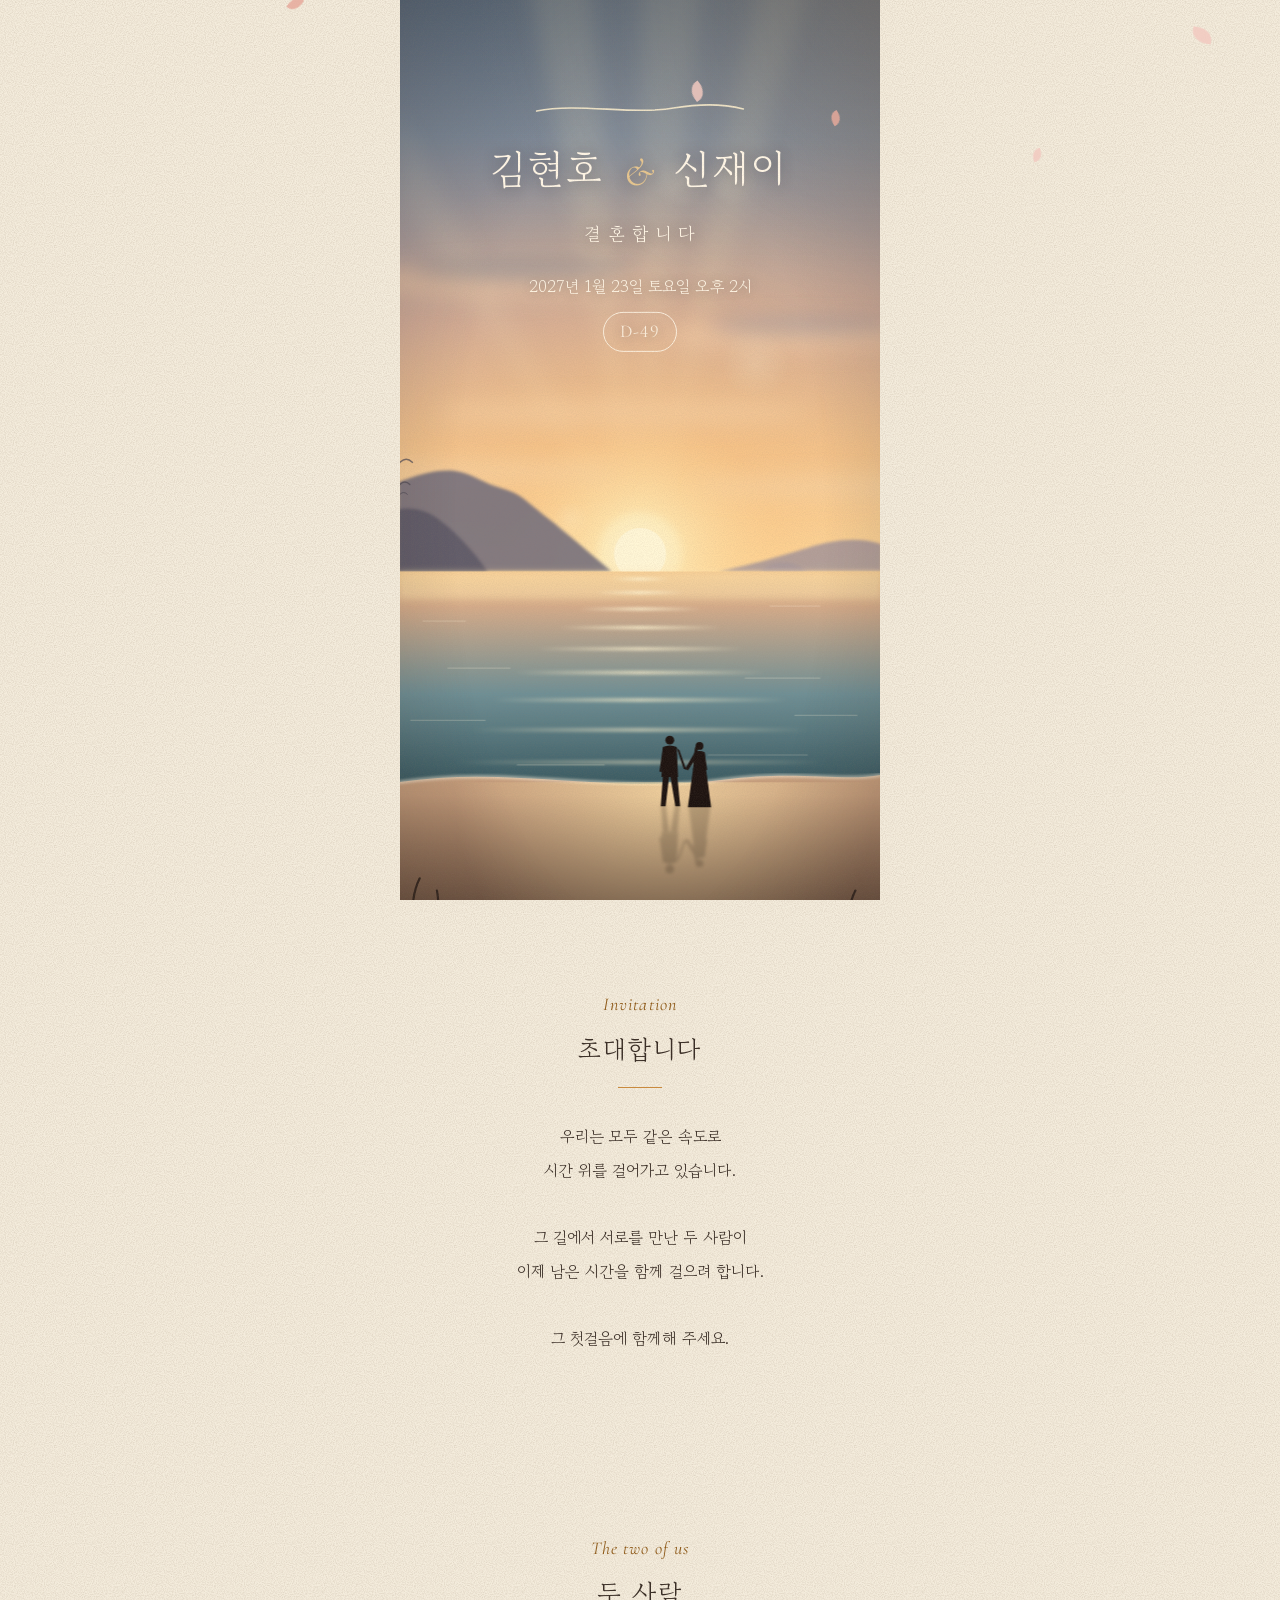
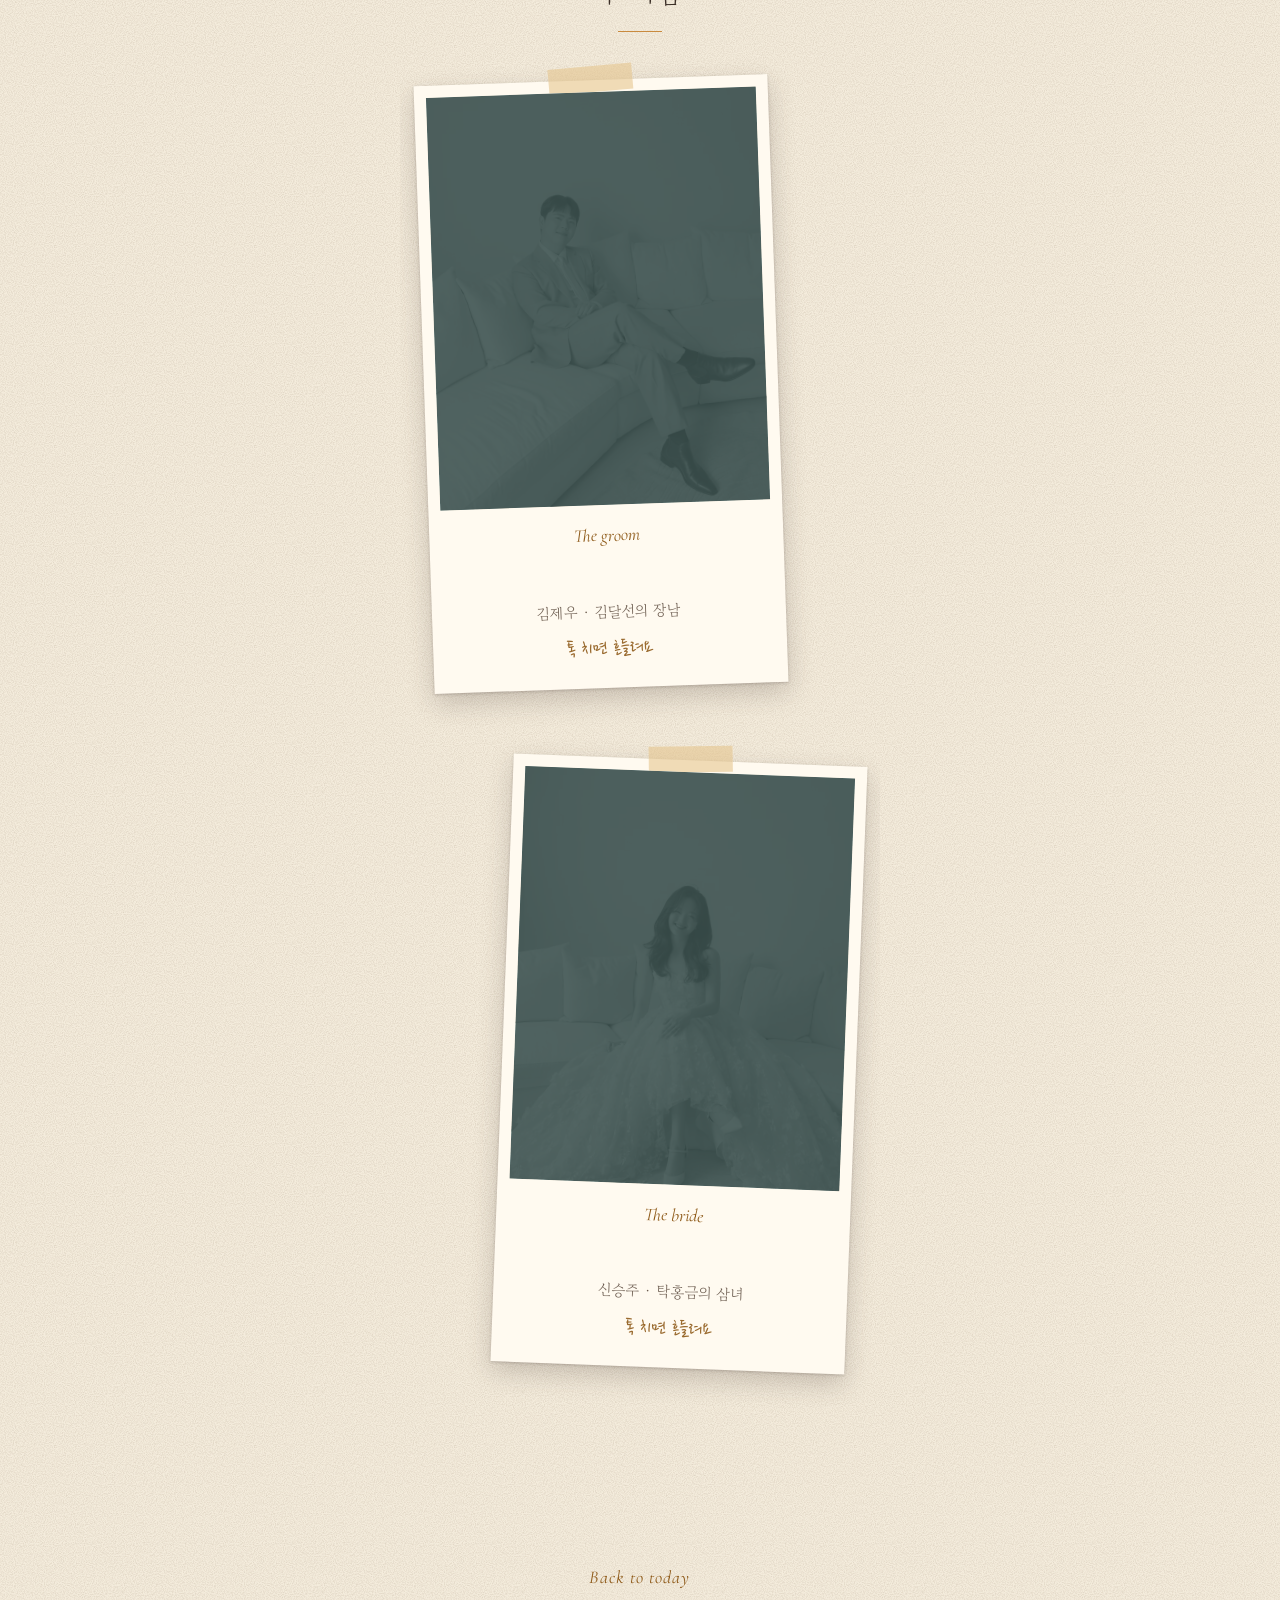
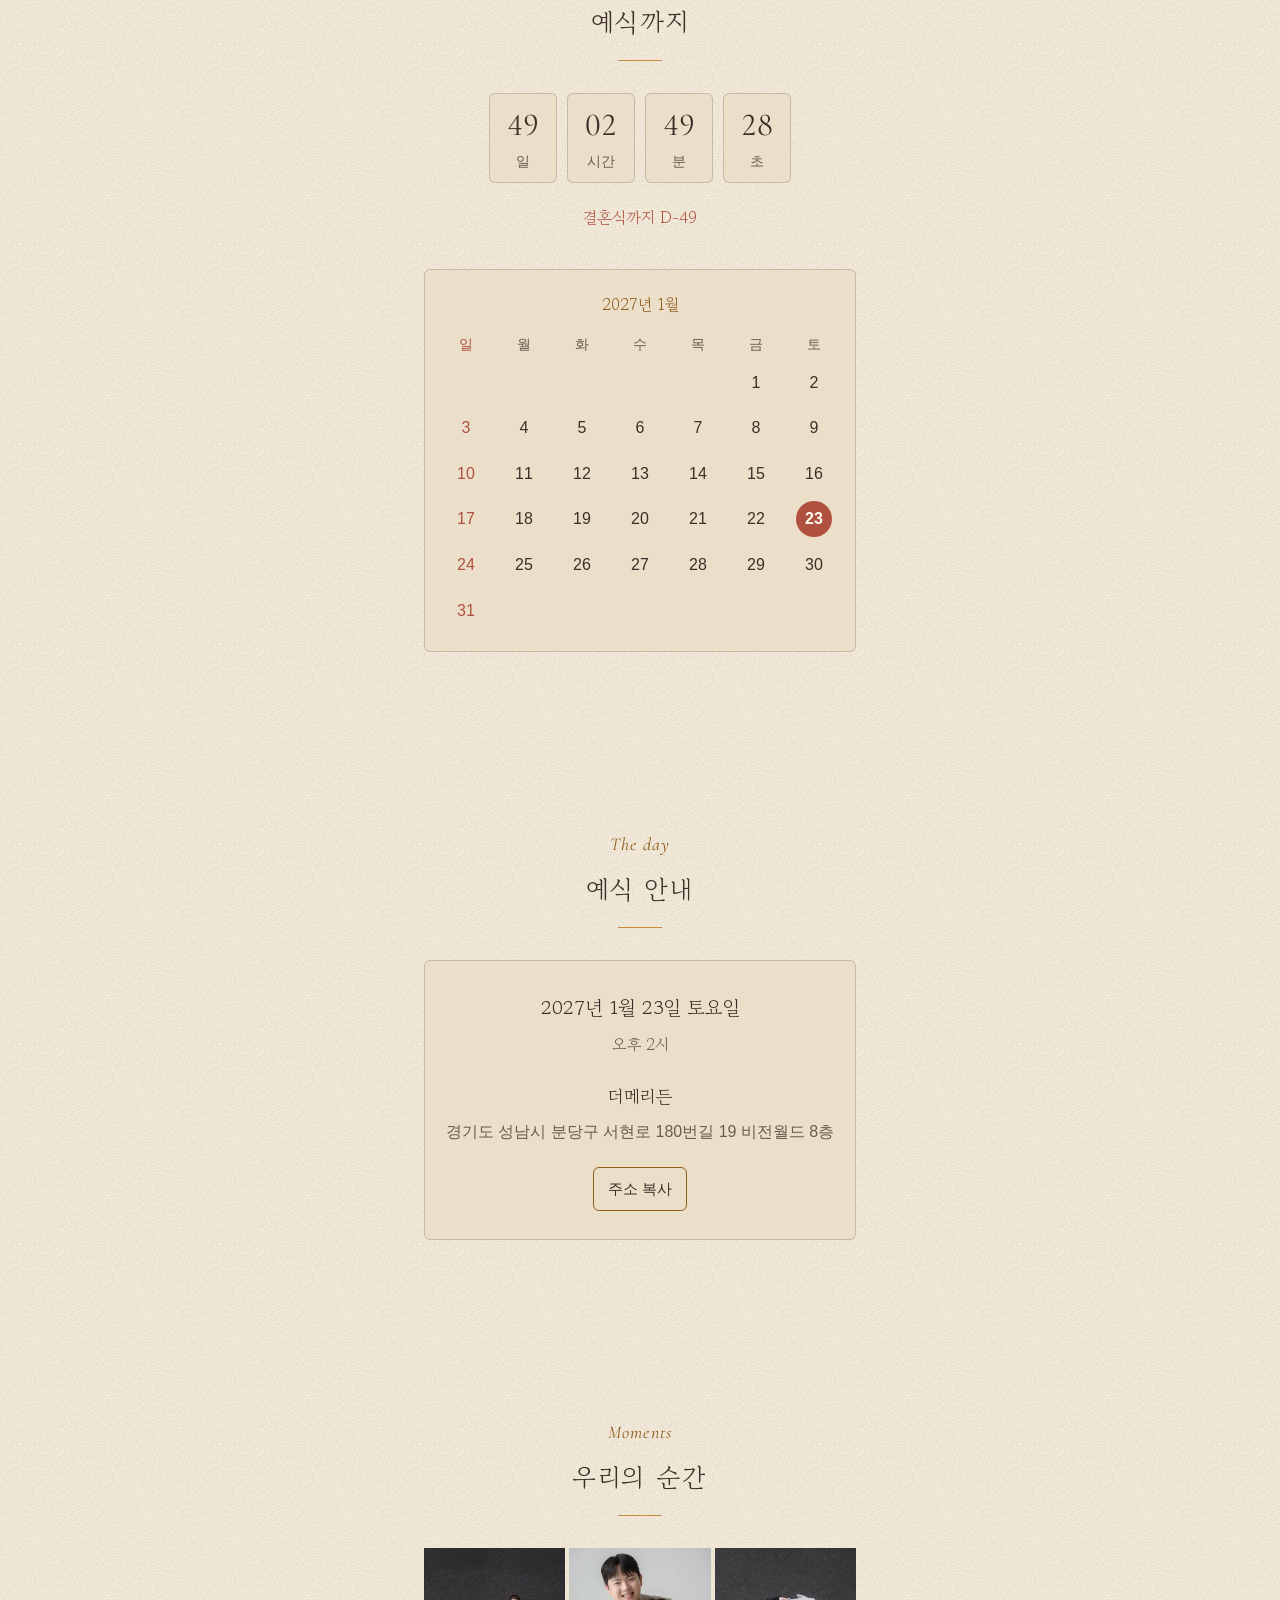
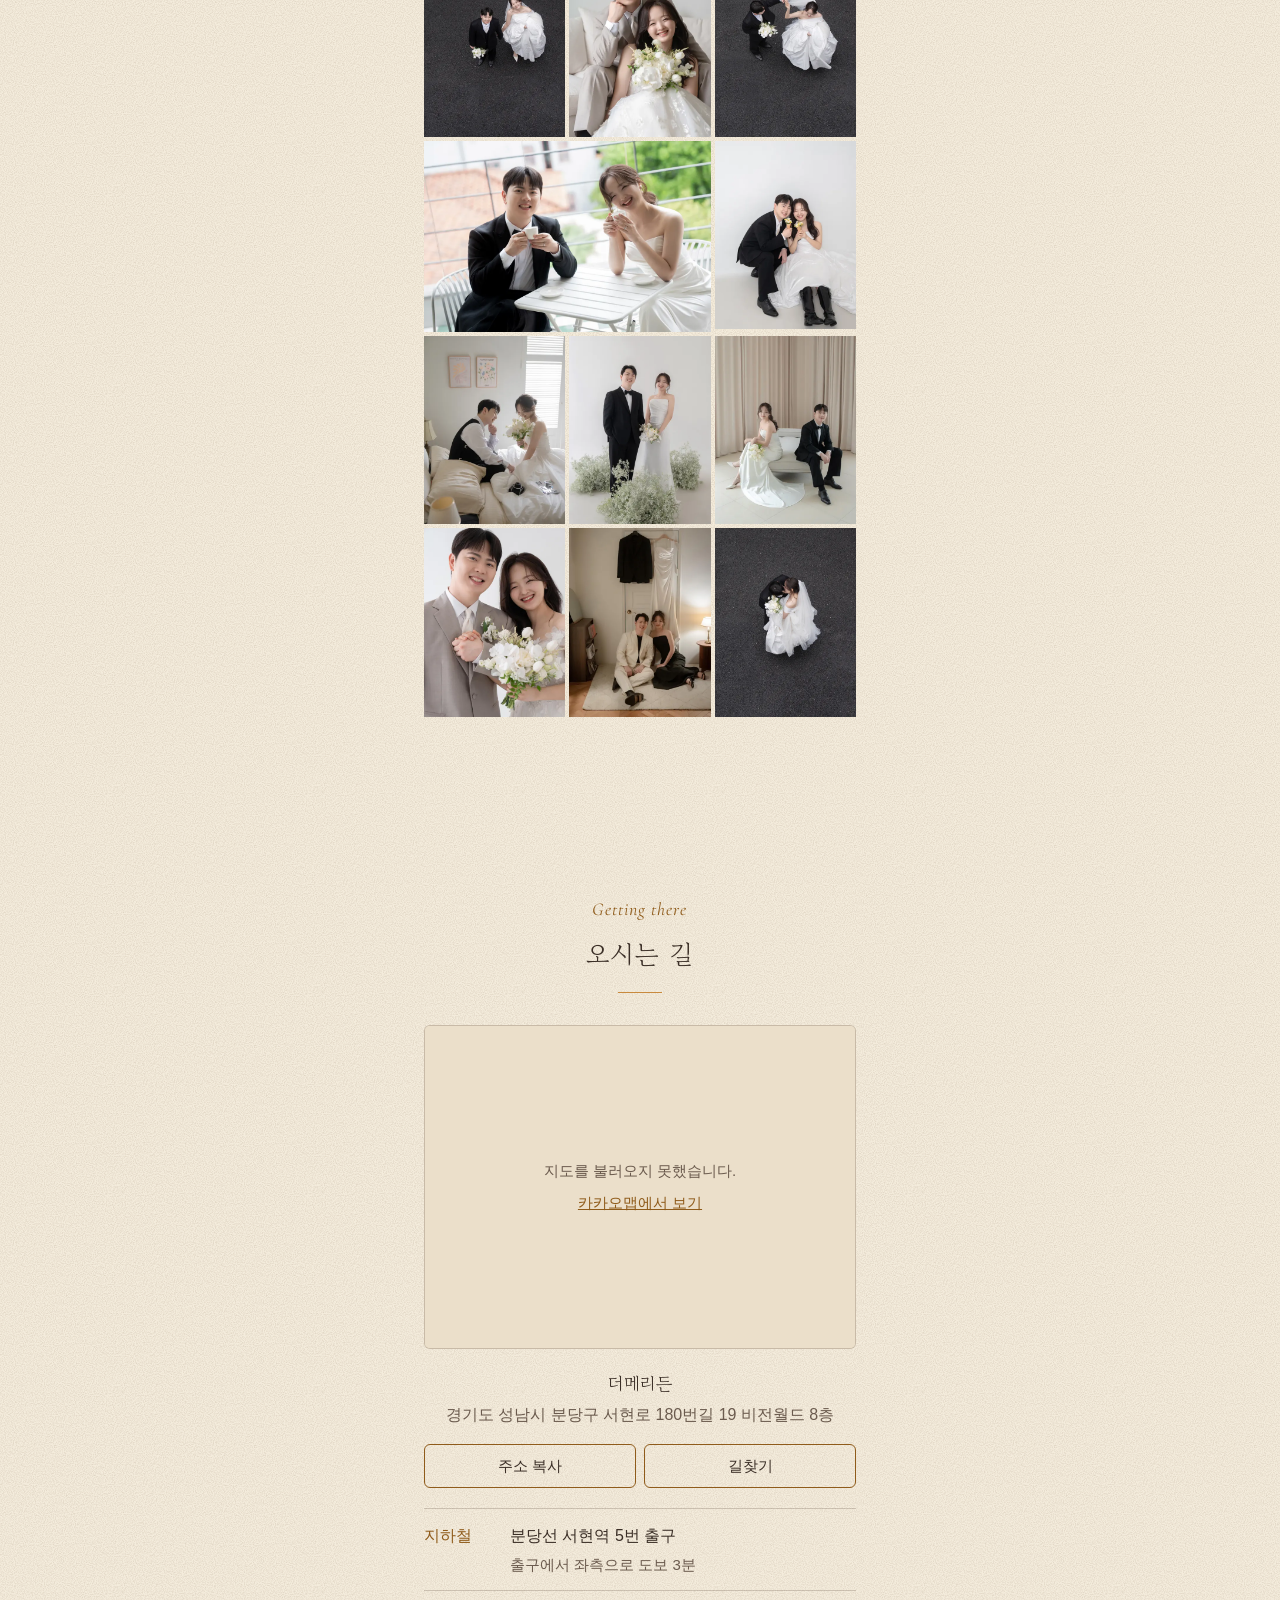
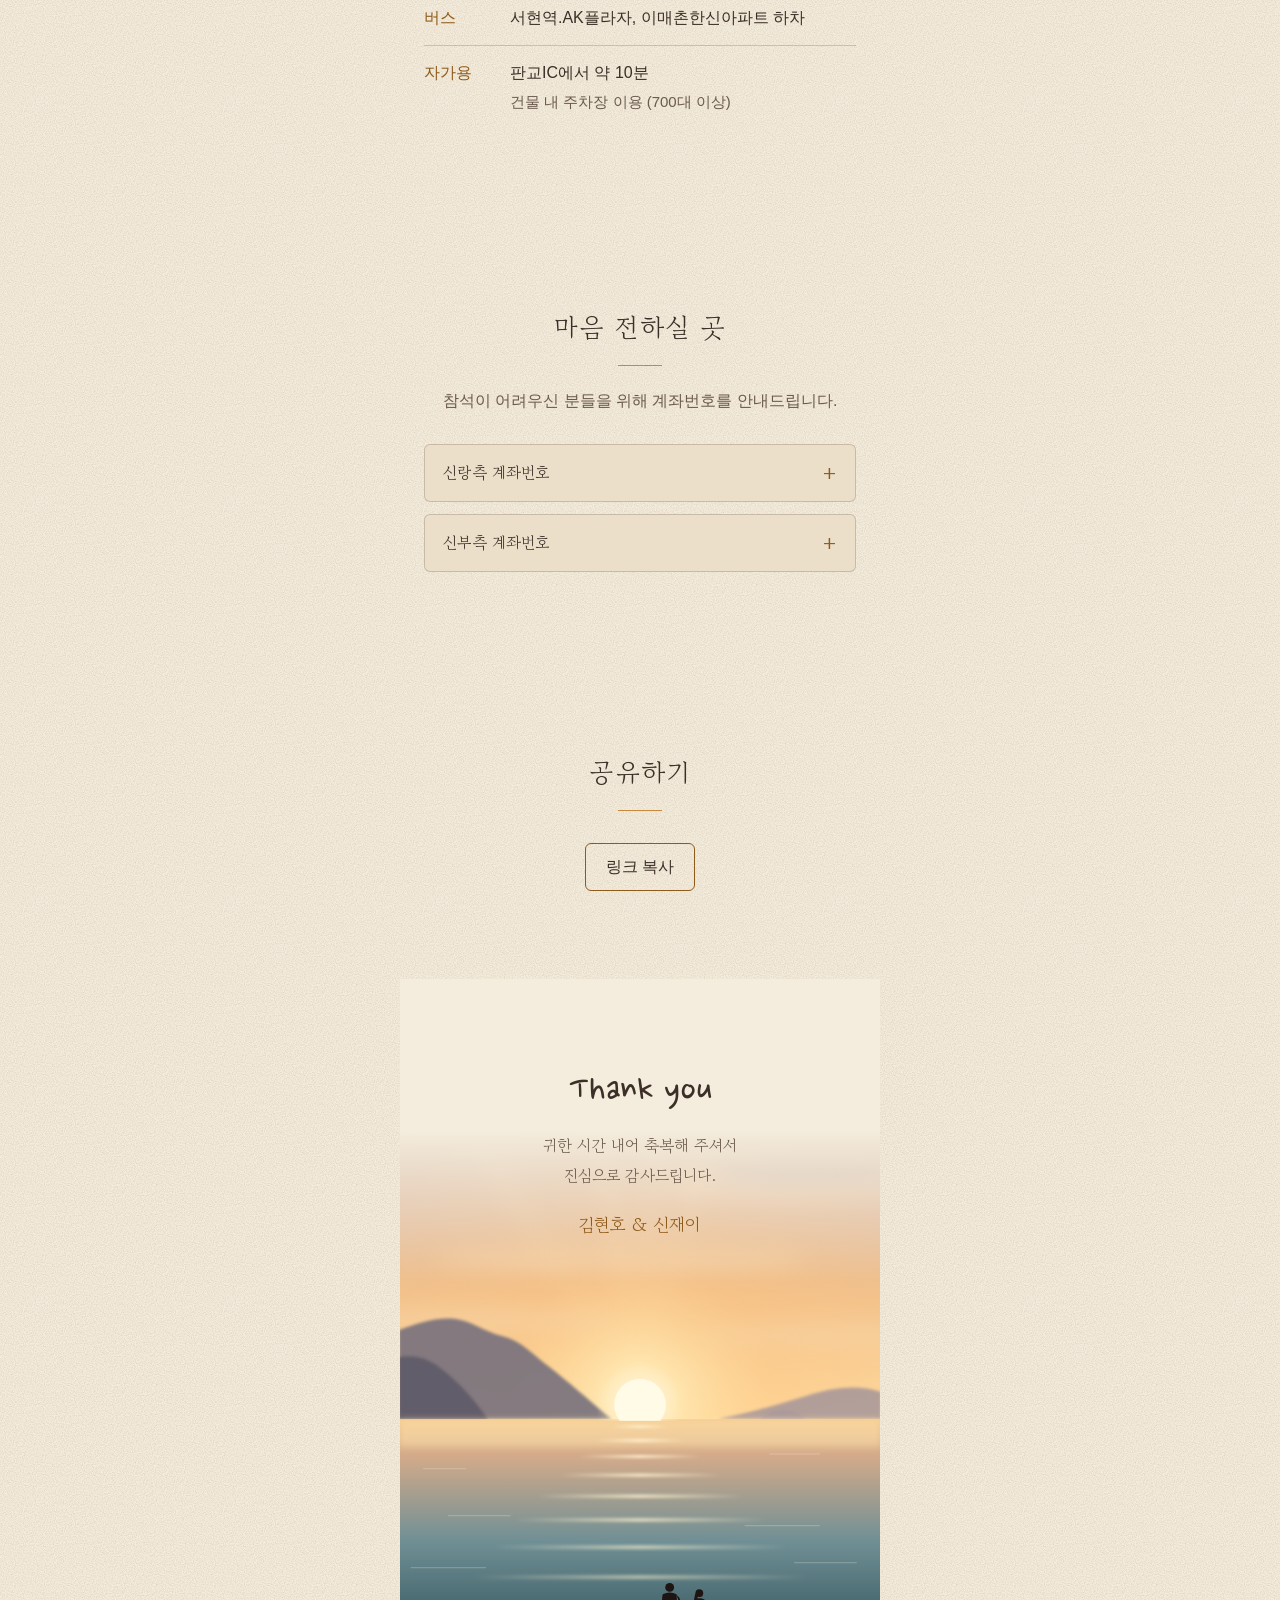
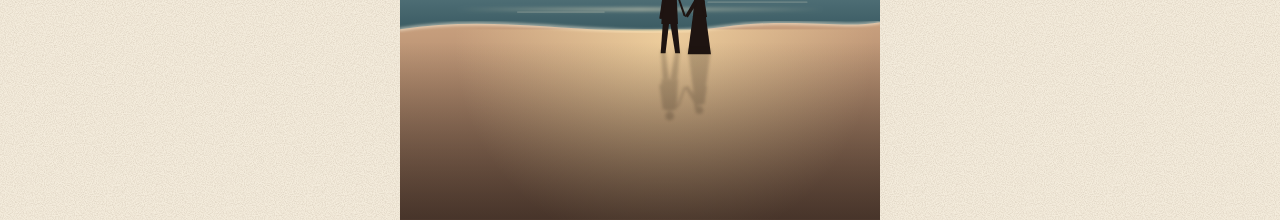
<file: index.html>
<!doctype html>
<html lang="ko">
<head>
  <meta charset="utf-8">
  <meta name="viewport" content="width=device-width, initial-scale=1, viewport-fit=cover">
  <meta name="color-scheme" content="only light">
<meta name="supported-color-schemes" content="light">
<meta name="darkreader-lock">
  <meta name="theme-color" content="#0e0b09">
  <meta name="robots" content="noindex, nofollow">
  <title>결혼합니다</title>
  <meta name="description" content="저희 결혼식에 초대합니다.">

  <meta property="og:type" content="website">
  <meta property="og:locale" content="ko_KR">
  <meta property="og:title" content="결혼합니다">
  <meta property="og:description" content="저희 결혼식에 초대합니다.">
  <meta property="og:url" content="https://good-ho.github.io/wedding/">
  <meta property="og:image" content="https://good-ho.github.io/wedding/assets/img/og.jpg">
  <meta property="og:image:width" content="800">
  <meta property="og:image:height" content="400">
  <meta name="twitter:card" content="summary_large_image">

  <script>
    document.documentElement.classList.add('js', 'gated');
    // JS 로딩/실행 실패 시 숨겨진 콘텐츠와 게이트를 걷어낸다.
    setTimeout(function () {
      if (!window.__ready) document.documentElement.classList.add('fx-off');
    }, 4000);
  </script>
  <link rel="stylesheet" href="src/styles/fonts.css">
  <link rel="stylesheet" href="src/styles/base.css">
  <link rel="stylesheet" href="src/styles/effects.css">
  <script src="vendor/gsap.min.js" defer></script>
  <script type="module" src="src/main.js"></script>
</head>
<body>
  <noscript><p class="noscript">이 청첩장은 JavaScript가 필요합니다.</p></noscript>

  <main>
    <!-- 1. 인트로 (연출 A): 벽장 게이트 → 표지 -->
    <section id="intro" class="intro grain" aria-label="표지">
      <div class="cover">
        <img class="cover__scene" src="assets/svg/scene.svg" alt="" width="390" height="844" decoding="async">
        <img class="cover__photo" id="cover-photo" alt="" hidden>
        <img class="cover__scene cover__scene--blur" src="assets/svg/scene.svg" alt="" width="390" height="844" decoding="async">
        <!-- scene.svg와 같은 viewBox/크롭이라 어떤 화면 비율에서도 그림과 정확히 겹친다 -->
        <svg class="cover__life" viewBox="0 0 390 844" preserveAspectRatio="xMidYMid slice" aria-hidden="true">
          <g id="glints"></g>
          <g class="birds">
            <g transform="translate(0 432)"><g class="bird" style="--d:44s;--l:-30s"><path d="M-10 0 q5 -5 10 0 q5 -5 10 0"/></g></g>
            <g transform="translate(0 450) scale(.8)"><g class="bird" style="--d:44s;--l:-28.6s"><path d="M-10 0 q5 -5 10 0 q5 -5 10 0"/></g></g>
            <g transform="translate(0 458) scale(.6)"><g class="bird" style="--d:52s;--l:-12s"><path d="M-10 0 q5 -5 10 0 q5 -5 10 0"/></g></g>
          </g>
          <g class="grass">
            <path d="M10 844 C12 812 6 790 16 770"/>
            <path d="M26 844 C26 820 34 800 30 780"/>
            <path d="M44 844 C40 826 50 810 54 792"/>
            <path d="M364 844 C366 816 360 800 370 780"/>
            <path d="M378 844 C376 826 382 812 380 796"/>
            <path d="M346 844 C344 828 352 816 356 802"/>
          </g>
        </svg>
        <div class="bokeh" id="bokeh" aria-hidden="true"></div>
        <div class="cover__fx" aria-hidden="true"></div>
        <div class="cover__content">
          <svg class="swash" viewBox="0 0 200 16" aria-hidden="true"><path d="M6 11 C44 3 92 15 132 8 C156 4 178 5 194 9" pathLength="1"/></svg>
          <h1 class="cover__title">
            <span class="cover__names" data-cover><span data-bind="groom.name"></span> <i>&amp;</i> <span data-bind="bride.name"></span></span>
            <span class="cover__lead" data-cover>결혼합니다</span>
          </h1>
          <p class="cover__date" data-cover id="intro-date"></p>
          <p class="cover__dday" data-cover id="intro-dday"></p>
        </div>
        <div class="cover__scroll" data-cover aria-hidden="true"><span></span></div>
      </div>

      <div class="gate" id="gate">
        <div class="gate__bg" aria-hidden="true">
          <div class="gate__light" id="gate-light"></div>
          <img class="gate__coats" id="coats-l" src="assets/svg/closet-l.svg" alt="" width="390" height="844" decoding="async">
          <img class="gate__coats" id="coats-r" src="assets/svg/closet-r.svg" alt="" width="390" height="844" decoding="async">
          <div class="gate__dust" id="gate-dust"></div>
          <img class="gate__coats" id="coats-front" src="assets/svg/closet-front.svg" alt="" width="390" height="844" decoding="async">
        </div>
        <div class="gate__ui" id="gate-ui">
          <p class="gate__text" data-bind="intro.gateText"></p>
          <button type="button" class="hold" id="gate-btn" aria-label="꾹 눌렀다 놓아서 청첩장 열기">
            <svg viewBox="0 0 100 100" aria-hidden="true">
              <circle class="track" cx="50" cy="50" r="44"/>
              <circle class="bar" id="gate-ring" cx="50" cy="50" r="44"/>
            </svg>
            <i class="hold__dot" aria-hidden="true"></i>
            <span>꾹 누르기</span>
          </button>
          <p class="gate__hint" id="gate-hint" aria-live="polite"></p>
          <button type="button" class="gate__skip" id="gate-skip">그냥 열기</button>
        </div>
      </div>
      <div class="intro__flash" aria-hidden="true"></div>
      <div class="leak" aria-hidden="true"></div>
    </section>

    <!-- 2. 인사말 -->
    <section id="greeting" class="section reveal">
      <span class="kicker">Invitation</span>
      <h2 class="section__title" id="greeting-title"></h2>
      <p class="greeting" id="greeting-lines"></p>
    </section>

    <!-- 3. 두 사람 (연출 B) -->
    <section id="people" class="section people-sec">
      <div class="reveal">
        <span class="kicker">The two of us</span>
        <h2 class="section__title">두 사람</h2>
      </div>
      <div class="people">
        <figure class="polaroid" data-fx="develop" data-tilt="-2" id="person-groom"></figure>
        <figure class="polaroid polaroid--r" data-fx="develop" data-tilt="2.2" id="person-bride"></figure>
      </div>
    </section>

    <!-- 6. 카운트다운 -->
    <section id="countdown" class="section reveal">
      <span class="kicker">Back to today</span>
      <h2 class="section__title">예식까지</h2>
      <div class="count" id="count" role="timer" aria-live="off">
        <div><b data-u="d">00</b><span>일</span></div>
        <div><b data-u="h">00</b><span>시간</span></div>
        <div><b data-u="m">00</b><span>분</span></div>
        <div><b data-u="s">00</b><span>초</span></div>
      </div>
      <p class="count__msg" id="dday-msg"></p>
      <div class="cal" id="calendar"></div>
    </section>

    <!-- 7. 예식 정보 -->
    <section id="info" class="section reveal">
      <span class="kicker">The day</span>
      <h2 class="section__title">예식 안내</h2>
      <div class="card info" id="info-card"></div>
    </section>

    <!-- 8. 갤러리 -->
    <section id="gallery" class="section reveal">
      <span class="kicker">Moments</span>
      <h2 class="section__title">우리의 순간</h2>
      <div class="gallery" id="gallery-grid"></div>
    </section>

    <!-- 9. 오시는 길 -->
    <section id="map" class="section reveal">
      <span class="kicker">Getting there</span>
      <h2 class="section__title">오시는 길</h2>
      <div class="map" id="map-box"></div>
      <p class="map__place" id="map-place"></p>
      <div class="map__links" id="map-links"></div>
      <ul class="transport" id="transport"></ul>
    </section>

    <!-- 10. 마음 전하실 곳 -->
    <section id="account" class="section reveal">
      <h2 class="section__title">마음 전하실 곳</h2>
      <p class="section__desc">참석이 어려우신 분들을 위해 계좌번호를 안내드립니다.</p>
      <div class="accounts" id="accounts"></div>
    </section>

    <!-- 11. 공유하기 -->
    <section id="share" class="section reveal">
      <h2 class="section__title">공유하기</h2>
      <div class="share">
        <button type="button" class="btn btn--kakao" id="btn-kakao" hidden>카카오톡 공유</button>
        <button type="button" class="btn" id="btn-copy-link">링크 복사</button>
        <button type="button" class="btn" id="btn-share" hidden>공유하기</button>
      </div>
    </section>

    <!-- 13. 푸터: 표지의 해변로 돌아와 해가 진다 -->
    <footer class="footer" id="footer">
      <div class="footer__scene" aria-hidden="true">
        <img src="assets/svg/scene-dusk.svg" alt="" width="390" height="844" loading="lazy" decoding="async">
        <svg class="sunset" viewBox="0 0 390 844" preserveAspectRatio="xMidYMax slice">
          <defs>
            <linearGradient id="dusk-sky" x1="0" y1="0" x2="0" y2="1">
              <stop offset="0" style="stop-color: var(--dusk-1)"/>
              <stop offset=".55" style="stop-color: var(--dusk-2)"/>
              <stop offset="1" style="stop-color: var(--dusk-3)"/>
            </linearGradient>
            <radialGradient id="sun-glow">
              <stop offset=".45" style="stop-color: var(--sun)"/>
              <stop offset="1" style="stop-color: var(--sun); stop-opacity: 0"/>
            </radialGradient>
            <clipPath id="horizon"><rect width="390" height="520"/></clipPath>
          </defs>
          <rect class="sunset__sky" width="390" height="521" fill="url(#dusk-sky)"/>
          <g class="sunset__stars">
            <circle cx="62" cy="392" r="1.3"/><circle cx="118" cy="426" r="1"/><circle cx="262" cy="384" r="1.2"/>
            <circle cx="336" cy="414" r=".9"/><circle cx="206" cy="406" r="1"/><circle cx="26" cy="430" r=".9"/>
          </g>
          <g clip-path="url(#horizon)">
            <g class="sunset__sun">
              <circle cx="195" cy="506" r="36" fill="url(#sun-glow)" opacity=".6"/>
              <circle class="sunset__disc" cx="195" cy="506" r="21"/>
              <circle class="sunset__disc sunset__disc--red" cx="195" cy="506" r="21"/>
            </g>
          </g>
          <rect class="sunset__sea" y="520" width="390" height="324"/>
        </svg>
      </div>
      <div class="footer__body reveal">
        <p class="footer__thanks">Thank you</p>
        <p>귀한 시간 내어 축복해 주셔서<br>진심으로 감사드립니다.</p>
        <p class="footer__names"><span data-bind="groom.name"></span> &amp; <span data-bind="bride.name"></span></p>
      </div>
    </footer>
  </main>

  <!-- 갤러리 확대 -->
  <div class="lightbox" id="lightbox" hidden role="dialog" aria-modal="true" aria-label="사진 확대">
    <button type="button" class="lightbox__close" id="lightbox-close" aria-label="닫기">&times;</button>
    <div class="lightbox__track" id="lightbox-track"></div>
    <button type="button" class="lightbox__nav lightbox__nav--prev" id="lightbox-prev" aria-label="이전 사진">&#8249;</button>
    <button type="button" class="lightbox__nav lightbox__nav--next" id="lightbox-next" aria-label="다음 사진">&#8250;</button>
    <p class="lightbox__count" id="lightbox-count"></p>
  </div>

  <!-- 전 구간 공통 UI -->
  <div class="progress" id="progress" aria-hidden="true"></div>
  <div class="fabs">
    <button type="button" class="fab" id="fab-top" aria-label="맨 위로" hidden>
      <svg viewBox="0 0 24 24" width="22" height="22" aria-hidden="true"><path d="M12 5l-7 7h4v7h6v-7h4z" fill="currentColor"/></svg>
    </button>
    <button type="button" class="fab" id="fab-bgm" aria-label="배경음악 재생" aria-pressed="false" hidden>
      <svg viewBox="0 0 24 24" width="22" height="22" aria-hidden="true"><path d="M9 4v11.3A3.5 3.5 0 1 0 11 18.5V8h6V4z" fill="currentColor"/></svg>
    </button>
  </div>
  <div class="toast" id="toast" role="status" aria-live="polite"></div>
</body>
</html>
</file>
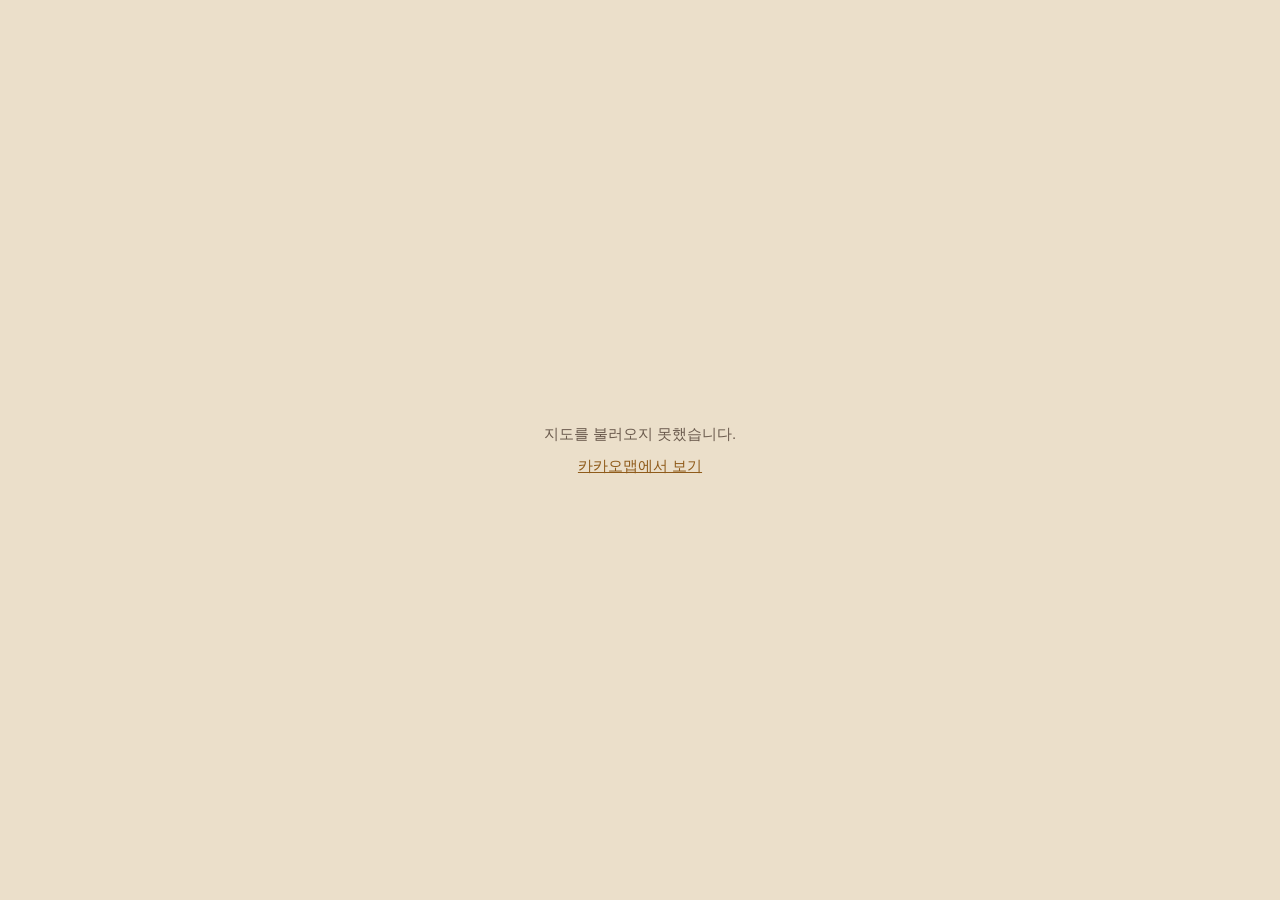
<file: map.html>
<!doctype html>
<html lang="ko">
<head>
  <meta charset="utf-8">
  <meta name="viewport" content="width=device-width, initial-scale=1">
<meta name="color-scheme" content="only light">
  <meta name="robots" content="noindex, nofollow">
  <title>오시는 길 지도</title>
  <style>
    html, body { margin: 0; height: 100%; overflow: hidden; background: #ebdfca; }
    .root_daum_roughmap { width: 100% !important; }
    .fallback {
      display: none;
      height: 100%;
      align-items: center;
      justify-content: center;
      flex-direction: column;
      gap: 8px;
      font: 15px/1.6 -apple-system, "Apple SD Gothic Neo", "Malgun Gothic", sans-serif;
      color: #6b5b4e;
      text-align: center;
    }
    .fallback a { color: #8f5b1a; }
    body.failed .fallback { display: flex; }
  </style>
</head>
<body>
  <!-- 카카오맵 '지도 퍼가기'(API 키 불필요). 로더가 document.write를 쓰므로 본문과 분리된 이 문서에서만 불러온다. -->
  <script charset="UTF-8" class="daum_roughmap_loader_script" src="https://ssl.daumcdn.net/dmaps/map_js_init/roughmapLoader.js"></script>
  <div class="fallback">
    <span>지도를 불러오지 못했습니다.</span>
    <a id="fallback-link" href="https://map.kakao.com/" target="_blank" rel="noopener">카카오맵에서 보기</a>
  </div>
  <script>
    (function () {
      var q = new URLSearchParams(location.search);
      var ts = q.get('t') || '';
      var key = q.get('k') || '';
      var place = q.get('q') || '';
      if (place) document.getElementById('fallback-link').href = 'https://map.kakao.com/?q=' + encodeURIComponent(place);
      var fail = function () { document.body.classList.add('failed'); };
      if (!/^\d+$/.test(ts) || !/^[a-z0-9]+$/i.test(key) || !window.daum || !daum.roughmap) return fail();
      var box = document.createElement('div');
      box.id = 'daumRoughmapContainer' + ts;
      box.className = 'root_daum_roughmap root_daum_roughmap_landing';
      document.body.appendChild(box);
      try {
        new daum.roughmap.Lander({
          timestamp: ts,
          key: key,
          mapWidth: String(window.innerWidth),
          mapHeight: String(Math.max(window.innerHeight - 34, 200))
        }).render();
      } catch (e) {
        fail();
      }
    })();
  </script>
</body>
</html>
</file>
<file: src/styles/fonts.css>
/* Fontsource(OFL) 슬라이스. 화면에 쓰인 글자의 슬라이스만 로드된다. */
/* gowun-batang-[0]-400-normal */
@font-face {
  font-family: 'Gowun Batang';
  font-style: normal;
  font-display: swap;
  font-weight: 400;
  src: url(../../assets/fonts/gowun-batang-0-400-normal.woff2) format('woff2');
  unicode-range: U+f9ca-fa0b,U+ff03-ff05,U+ff07,U+ff0a-ff0b,U+ff0d-ff19,U+ff1b,U+ff1d,U+ff20-ff5b,U+ff5d,U+ffe0-ffe3,U+ffe5-ffe6;
}

/* gowun-batang-[2]-400-normal */
@font-face {
  font-family: 'Gowun Batang';
  font-style: normal;
  font-display: swap;
  font-weight: 400;
  src: url(../../assets/fonts/gowun-batang-2-400-normal.woff2) format('woff2');
  unicode-range: U+d723-d728,U+d72a-d733,U+d735-d748,U+d74a-d74f,U+d752-d753,U+d755-d757,U+d75a-d75f,U+d762-d764,U+d766-d768,U+d76a-d76b,U+d76d-d76f,U+d771-d787,U+d789-d78b,U+d78d-d78f,U+d791-d797,U+d79a,U+d79c,U+d79e-d7a3,U+f900-f909,U+f90b-f92e;
}

/* gowun-batang-[3]-400-normal */
@font-face {
  font-family: 'Gowun Batang';
  font-style: normal;
  font-display: swap;
  font-weight: 400;
  src: url(../../assets/fonts/gowun-batang-3-400-normal.woff2) format('woff2');
  unicode-range: U+d679-d68b,U+d68e-d69e,U+d6a0,U+d6a2-d6a7,U+d6a9-d6c3,U+d6c6-d6c7,U+d6c9-d6cb,U+d6cd-d6d3,U+d6d5-d6d6,U+d6d8-d6e3,U+d6e5-d6e7,U+d6e9-d6fb,U+d6fd-d717,U+d719-d71f,U+d721-d722;
}

/* gowun-batang-[4]-400-normal */
@font-face {
  font-family: 'Gowun Batang';
  font-style: normal;
  font-display: swap;
  font-weight: 400;
  src: url(../../assets/fonts/gowun-batang-4-400-normal.woff2) format('woff2');
  unicode-range: U+d5bc-d5c7,U+d5ca-d5cb,U+d5cd-d5cf,U+d5d1-d5d7,U+d5d9-d5da,U+d5dc,U+d5de-d5e3,U+d5e6-d5e7,U+d5e9-d5eb,U+d5ed-d5f6,U+d5f8,U+d5fa-d5ff,U+d602-d603,U+d605-d607,U+d609-d60f,U+d612-d613,U+d616-d61b,U+d61d-d637,U+d63a-d63b,U+d63d-d63f,U+d641-d647,U+d64a-d64c,U+d64e-d653,U+d656-d657,U+d659-d65b,U+d65d-d666,U+d668,U+d66a-d678;
}

/* gowun-batang-[5]-400-normal */
@font-face {
  font-family: 'Gowun Batang';
  font-style: normal;
  font-display: swap;
  font-weight: 400;
  src: url(../../assets/fonts/gowun-batang-5-400-normal.woff2) format('woff2');
  unicode-range: U+d507,U+d509-d50b,U+d50d-d513,U+d515-d53b,U+d53e-d53f,U+d541-d543,U+d545-d54c,U+d54e,U+d550,U+d552-d557,U+d55a-d55b,U+d55d-d55f,U+d561-d564,U+d566-d567,U+d56a,U+d56c,U+d56e-d573,U+d576-d577,U+d579-d583,U+d585-d586,U+d58a-d5a4,U+d5a6-d5bb;
}

/* gowun-batang-[6]-400-normal */
@font-face {
  font-family: 'Gowun Batang';
  font-style: normal;
  font-display: swap;
  font-weight: 400;
  src: url(../../assets/fonts/gowun-batang-6-400-normal.woff2) format('woff2');
  unicode-range: U+d464-d477,U+d47a-d47b,U+d47d-d47f,U+d481-d487,U+d489-d48a,U+d48c,U+d48e-d4e7,U+d4e9-d503,U+d505-d506;
}

/* gowun-batang-[7]-400-normal */
@font-face {
  font-family: 'Gowun Batang';
  font-style: normal;
  font-display: swap;
  font-weight: 400;
  src: url(../../assets/fonts/gowun-batang-7-400-normal.woff2) format('woff2');
  unicode-range: U+d3bf-d3c7,U+d3ca-d3cf,U+d3d1-d3eb,U+d3ee-d3ef,U+d3f1-d3f3,U+d3f5-d3fb,U+d3fd-d400,U+d402-d45b,U+d45d-d463;
}

/* gowun-batang-[8]-400-normal */
@font-face {
  font-family: 'Gowun Batang';
  font-style: normal;
  font-display: swap;
  font-weight: 400;
  src: url(../../assets/fonts/gowun-batang-8-400-normal.woff2) format('woff2');
  unicode-range: U+d2ff,U+d302-d304,U+d306-d30b,U+d30f,U+d311-d313,U+d315-d31b,U+d31e,U+d322-d324,U+d326-d327,U+d32a-d32b,U+d32d-d32f,U+d331-d337,U+d339-d33c,U+d33e-d37b,U+d37e-d37f,U+d381-d383,U+d385-d38b,U+d38e-d390,U+d392-d397,U+d39a-d39b,U+d39d-d39f,U+d3a1-d3a7,U+d3a9-d3aa,U+d3ac,U+d3ae-d3b3,U+d3b5-d3b7,U+d3b9-d3bb,U+d3bd-d3be;
}

/* gowun-batang-[9]-400-normal */
@font-face {
  font-family: 'Gowun Batang';
  font-style: normal;
  font-display: swap;
  font-weight: 400;
  src: url(../../assets/fonts/gowun-batang-9-400-normal.woff2) format('woff2');
  unicode-range: U+d257-d27f,U+d281-d29b,U+d29d-d29f,U+d2a1-d2ab,U+d2ad-d2b7,U+d2ba-d2bb,U+d2bd-d2bf,U+d2c1-d2c7,U+d2c9-d2ef,U+d2f2-d2f3,U+d2f5-d2f7,U+d2f9-d2fe;
}

/* gowun-batang-[10]-400-normal */
@font-face {
  font-family: 'Gowun Batang';
  font-style: normal;
  font-display: swap;
  font-weight: 400;
  src: url(../../assets/fonts/gowun-batang-10-400-normal.woff2) format('woff2');
  unicode-range: U+d1b4,U+d1b6-d1f3,U+d1f5-d22b,U+d22e-d22f,U+d231-d233,U+d235-d23b,U+d23d-d240,U+d242-d256;
}

/* gowun-batang-[11]-400-normal */
@font-face {
  font-family: 'Gowun Batang';
  font-style: normal;
  font-display: swap;
  font-weight: 400;
  src: url(../../assets/fonts/gowun-batang-11-400-normal.woff2) format('woff2');
  unicode-range: U+d105-d12f,U+d132-d133,U+d135-d137,U+d139-d13f,U+d141-d142,U+d144,U+d146-d14b,U+d14e-d14f,U+d151-d153,U+d155-d15b,U+d15e-d187,U+d189-d19f,U+d1a2-d1a3,U+d1a5-d1a7,U+d1a9-d1af,U+d1b2-d1b3;
}

/* gowun-batang-[12]-400-normal */
@font-face {
  font-family: 'Gowun Batang';
  font-style: normal;
  font-display: swap;
  font-weight: 400;
  src: url(../../assets/fonts/gowun-batang-12-400-normal.woff2) format('woff2');
  unicode-range: U+d04b-d04f,U+d051-d057,U+d059-d06b,U+d06d-d06f,U+d071-d073,U+d075-d07b,U+d07e-d0a3,U+d0a6-d0a7,U+d0a9-d0ab,U+d0ad-d0b3,U+d0b6,U+d0b8,U+d0ba-d0bf,U+d0c2-d0c3,U+d0c5-d0c7,U+d0c9-d0cf,U+d0d2,U+d0d6-d0db,U+d0de-d0df,U+d0e1-d0e3,U+d0e5-d0eb,U+d0ee-d0f0,U+d0f2-d104;
}

/* gowun-batang-[13]-400-normal */
@font-face {
  font-family: 'Gowun Batang';
  font-style: normal;
  font-display: swap;
  font-weight: 400;
  src: url(../../assets/fonts/gowun-batang-13-400-normal.woff2) format('woff2');
  unicode-range: U+cfa2-cfc3,U+cfc5-cfdf,U+cfe2-cfe3,U+cfe5-cfe7,U+cfe9-cff4,U+cff6-cffb,U+cffd-cfff,U+d001-d003,U+d005-d017,U+d019-d033,U+d036-d037,U+d039-d03b,U+d03d-d04a;
}

/* gowun-batang-[14]-400-normal */
@font-face {
  font-family: 'Gowun Batang';
  font-style: normal;
  font-display: swap;
  font-weight: 400;
  src: url(../../assets/fonts/gowun-batang-14-400-normal.woff2) format('woff2');
  unicode-range: U+cef0-cef3,U+cef6,U+cef9-ceff,U+cf01-cf03,U+cf05-cf07,U+cf09-cf0f,U+cf11-cf12,U+cf14-cf1b,U+cf1d-cf1f,U+cf21-cf2f,U+cf31-cf53,U+cf56-cf57,U+cf59-cf5b,U+cf5d-cf63,U+cf66,U+cf68,U+cf6a-cf6f,U+cf71-cf84,U+cf86-cf8b,U+cf8d-cfa1;
}

/* gowun-batang-[15]-400-normal */
@font-face {
  font-family: 'Gowun Batang';
  font-style: normal;
  font-display: swap;
  font-weight: 400;
  src: url(../../assets/fonts/gowun-batang-15-400-normal.woff2) format('woff2');
  unicode-range: U+ce3c-ce57,U+ce5a-ce5b,U+ce5d-ce5f,U+ce61-ce67,U+ce6a,U+ce6c,U+ce6e-ce73,U+ce76-ce77,U+ce79-ce7b,U+ce7d-ce83,U+ce85-ce88,U+ce8a-ce8f,U+ce91-ce93,U+ce95-ce97,U+ce99-ce9f,U+cea2,U+cea4-ceab,U+cead-cee3,U+cee6-cee7,U+cee9-ceeb,U+ceed-ceef;
}

/* gowun-batang-[16]-400-normal */
@font-face {
  font-family: 'Gowun Batang';
  font-style: normal;
  font-display: swap;
  font-weight: 400;
  src: url(../../assets/fonts/gowun-batang-16-400-normal.woff2) format('woff2');
  unicode-range: U+cd92-cd93,U+cd96-cd97,U+cd99-cd9b,U+cd9d-cda3,U+cda6-cda8,U+cdaa-cdaf,U+cdb1-cdc3,U+cdc5-cdcb,U+cdcd-cde7,U+cde9-ce03,U+ce05-ce1f,U+ce22-ce34,U+ce36-ce3b;
}

/* gowun-batang-[17]-400-normal */
@font-face {
  font-family: 'Gowun Batang';
  font-style: normal;
  font-display: swap;
  font-weight: 400;
  src: url(../../assets/fonts/gowun-batang-17-400-normal.woff2) format('woff2');
  unicode-range: U+ccef-cd07,U+cd0a-cd0b,U+cd0d-cd1a,U+cd1c,U+cd1e-cd2b,U+cd2d-cd5b,U+cd5d-cd77,U+cd79-cd91;
}

/* gowun-batang-[18]-400-normal */
@font-face {
  font-family: 'Gowun Batang';
  font-style: normal;
  font-display: swap;
  font-weight: 400;
  src: url(../../assets/fonts/gowun-batang-18-400-normal.woff2) format('woff2');
  unicode-range: U+cc3f-cc43,U+cc46-cc47,U+cc49-cc4b,U+cc4d-cc53,U+cc55-cc58,U+cc5a-cc5f,U+cc61-cc97,U+cc9a-cc9b,U+cc9d-cc9f,U+cca1-cca7,U+ccaa,U+ccac,U+ccae-ccb3,U+ccb6-ccb7,U+ccb9-ccbb,U+ccbd-cccf,U+ccd1-cce3,U+cce5-ccee;
}

/* gowun-batang-[19]-400-normal */
@font-face {
  font-family: 'Gowun Batang';
  font-style: normal;
  font-display: swap;
  font-weight: 400;
  src: url(../../assets/fonts/gowun-batang-19-400-normal.woff2) format('woff2');
  unicode-range: U+cb91-cbd3,U+cbd5-cbe3,U+cbe5-cc0b,U+cc0e-cc0f,U+cc11-cc13,U+cc15-cc1b,U+cc1d-cc20,U+cc23-cc27,U+cc2a-cc2b,U+cc2d,U+cc2f,U+cc31-cc37,U+cc3a,U+cc3c;
}

/* gowun-batang-[20]-400-normal */
@font-face {
  font-family: 'Gowun Batang';
  font-style: normal;
  font-display: swap;
  font-weight: 400;
  src: url(../../assets/fonts/gowun-batang-20-400-normal.woff2) format('woff2');
  unicode-range: U+caf4-cb47,U+cb4a-cb90;
}

/* gowun-batang-[21]-400-normal */
@font-face {
  font-family: 'Gowun Batang';
  font-style: normal;
  font-display: swap;
  font-weight: 400;
  src: url(../../assets/fonts/gowun-batang-21-400-normal.woff2) format('woff2');
  unicode-range: U+ca4a-ca4b,U+ca4e-ca4f,U+ca51-ca53,U+ca55-ca5b,U+ca5d-ca60,U+ca62-ca83,U+ca85-cabb,U+cabe-cabf,U+cac1-cac3,U+cac5-cacb,U+cacd-cad0,U+cad2,U+cad4-cad8,U+cada-caf3;
}

/* gowun-batang-[22]-400-normal */
@font-face {
  font-family: 'Gowun Batang';
  font-style: normal;
  font-display: swap;
  font-weight: 400;
  src: url(../../assets/fonts/gowun-batang-22-400-normal.woff2) format('woff2');
  unicode-range: U+c996-c997,U+c99a-c99c,U+c99e-c9bf,U+c9c2-c9c3,U+c9c5-c9c7,U+c9c9-c9cf,U+c9d2,U+c9d4,U+c9d7-c9d8,U+c9db,U+c9de-c9df,U+c9e1-c9e3,U+c9e5-c9e6,U+c9e8-c9eb,U+c9ee-c9f0,U+c9f2-c9f7,U+c9f9-ca0b,U+ca0d-ca28,U+ca2a-ca49;
}

/* gowun-batang-[23]-400-normal */
@font-face {
  font-family: 'Gowun Batang';
  font-style: normal;
  font-display: swap;
  font-weight: 400;
  src: url(../../assets/fonts/gowun-batang-23-400-normal.woff2) format('woff2');
  unicode-range: U+c8e9-c8f4,U+c8f6-c8fb,U+c8fe-c8ff,U+c901-c903,U+c905-c90b,U+c90e-c910,U+c912-c917,U+c919-c92b,U+c92d-c94f,U+c951-c953,U+c955-c96b,U+c96d-c973,U+c975-c987,U+c98a-c98b,U+c98d-c98f,U+c991-c995;
}

/* gowun-batang-[24]-400-normal */
@font-face {
  font-family: 'Gowun Batang';
  font-style: normal;
  font-display: swap;
  font-weight: 400;
  src: url(../../assets/fonts/gowun-batang-24-400-normal.woff2) format('woff2');
  unicode-range: U+c841-c84b,U+c84d-c86f,U+c872-c873,U+c875-c877,U+c879-c87f,U+c882-c884,U+c887-c88a,U+c88d-c8c3,U+c8c5-c8df,U+c8e1-c8e8;
}

/* gowun-batang-[25]-400-normal */
@font-face {
  font-family: 'Gowun Batang';
  font-style: normal;
  font-display: swap;
  font-weight: 400;
  src: url(../../assets/fonts/gowun-batang-25-400-normal.woff2) format('woff2');
  unicode-range: U+c779-c77b,U+c77e-c782,U+c786,U+c78b,U+c78d,U+c78f,U+c792-c793,U+c795,U+c797,U+c799-c79f,U+c7a2,U+c7a7-c7ab,U+c7ae-c7bb,U+c7bd-c7c0,U+c7c2-c7c7,U+c7c9-c7dc,U+c7de-c7ff,U+c802-c803,U+c805-c807,U+c809,U+c80b-c80f,U+c812,U+c814,U+c817-c81b,U+c81e-c81f,U+c821-c823,U+c825-c82e,U+c830-c837,U+c839-c83b,U+c83d-c840;
}

/* gowun-batang-[26]-400-normal */
@font-face {
  font-family: 'Gowun Batang';
  font-style: normal;
  font-display: swap;
  font-weight: 400;
  src: url(../../assets/fonts/gowun-batang-26-400-normal.woff2) format('woff2');
  unicode-range: U+c6bb-c6bf,U+c6c2,U+c6c4,U+c6c6-c6cb,U+c6ce-c6cf,U+c6d1-c6d3,U+c6d5-c6db,U+c6dd-c6df,U+c6e1-c6e7,U+c6e9-c6eb,U+c6ed-c6ef,U+c6f1-c6f8,U+c6fa-c703,U+c705-c707,U+c709-c70b,U+c70d-c716,U+c718,U+c71a-c71f,U+c722-c723,U+c725-c727,U+c729-c734,U+c736-c73b,U+c73e-c73f,U+c741-c743,U+c745-c74b,U+c74e-c750,U+c752-c757,U+c759-c773,U+c776-c777;
}

/* gowun-batang-[27]-400-normal */
@font-face {
  font-family: 'Gowun Batang';
  font-style: normal;
  font-display: swap;
  font-weight: 400;
  src: url(../../assets/fonts/gowun-batang-27-400-normal.woff2) format('woff2');
  unicode-range: U+c5f5-c5fb,U+c5fe,U+c602-c605,U+c607,U+c609-c60f,U+c611-c61a,U+c61c-c623,U+c626-c627,U+c629-c62b,U+c62d,U+c62f-c632,U+c636,U+c638,U+c63a-c63f,U+c642-c643,U+c645-c647,U+c649-c652,U+c656-c65b,U+c65d-c65f,U+c661-c663,U+c665-c677,U+c679-c67b,U+c67d-c693,U+c696-c697,U+c699-c69b,U+c69d-c6a3,U+c6a6,U+c6a8,U+c6aa-c6af,U+c6b2-c6b3,U+c6b5-c6b7,U+c6b9-c6ba;
}

/* gowun-batang-[28]-400-normal */
@font-face {
  font-family: 'Gowun Batang';
  font-style: normal;
  font-display: swap;
  font-weight: 400;
  src: url(../../assets/fonts/gowun-batang-28-400-normal.woff2) format('woff2');
  unicode-range: U+c517-c527,U+c52a-c52b,U+c52d-c52f,U+c531-c538,U+c53a,U+c53c,U+c53e-c543,U+c546-c547,U+c54b,U+c54d-c552,U+c556,U+c55a-c55b,U+c55d,U+c55f,U+c562-c563,U+c565-c567,U+c569-c56f,U+c572,U+c574,U+c576-c57b,U+c57e-c57f,U+c581-c583,U+c585-c586,U+c588-c58b,U+c58e,U+c590,U+c592-c596,U+c599-c5b3,U+c5b6-c5b7,U+c5ba,U+c5be-c5c3,U+c5ca-c5cb,U+c5cd,U+c5cf,U+c5d2-c5d3,U+c5d5-c5d7,U+c5d9-c5df,U+c5e1-c5e2,U+c5e4,U+c5e6-c5eb,U+c5ef,U+c5f1-c5f3;
}

/* gowun-batang-[29]-400-normal */
@font-face {
  font-family: 'Gowun Batang';
  font-style: normal;
  font-display: swap;
  font-weight: 400;
  src: url(../../assets/fonts/gowun-batang-29-400-normal.woff2) format('woff2');
  unicode-range: U+c475-c4ef,U+c4f2-c4f3,U+c4f5-c4f7,U+c4f9-c4ff,U+c502-c50b,U+c50d-c516;
}

/* gowun-batang-[30]-400-normal */
@font-face {
  font-family: 'Gowun Batang';
  font-style: normal;
  font-display: swap;
  font-weight: 400;
  src: url(../../assets/fonts/gowun-batang-30-400-normal.woff2) format('woff2');
  unicode-range: U+c3d0-c3d7,U+c3da-c3db,U+c3dd-c3de,U+c3e1-c3ec,U+c3ee-c3f3,U+c3f5-c42b,U+c42d-c463,U+c466-c474;
}

/* gowun-batang-[31]-400-normal */
@font-face {
  font-family: 'Gowun Batang';
  font-style: normal;
  font-display: swap;
  font-weight: 400;
  src: url(../../assets/fonts/gowun-batang-31-400-normal.woff2) format('woff2');
  unicode-range: U+c32b-c367,U+c36a-c36b,U+c36d-c36f,U+c371-c377,U+c37a-c37b,U+c37e-c383,U+c385-c387,U+c389-c3cf;
}

/* gowun-batang-[32]-400-normal */
@font-face {
  font-family: 'Gowun Batang';
  font-style: normal;
  font-display: swap;
  font-weight: 400;
  src: url(../../assets/fonts/gowun-batang-32-400-normal.woff2) format('woff2');
  unicode-range: U+c26a-c26b,U+c26d-c26f,U+c271-c273,U+c275-c27b,U+c27e-c287,U+c289-c28f,U+c291-c297,U+c299-c29a,U+c29c-c2a3,U+c2a5-c2a7,U+c2a9-c2ab,U+c2ad-c2b3,U+c2b6,U+c2b8,U+c2ba-c2bb,U+c2bd-c2db,U+c2de-c2df,U+c2e1-c2e2,U+c2e5-c2ea,U+c2ee,U+c2f0,U+c2f2-c2f5,U+c2f7,U+c2fa-c2fb,U+c2fd-c2ff,U+c301-c307,U+c309-c30c,U+c30e-c312,U+c315-c323,U+c325-c328,U+c32a;
}

/* gowun-batang-[33]-400-normal */
@font-face {
  font-family: 'Gowun Batang';
  font-style: normal;
  font-display: swap;
  font-weight: 400;
  src: url(../../assets/fonts/gowun-batang-33-400-normal.woff2) format('woff2');
  unicode-range: U+c1bc-c1c3,U+c1c5-c1df,U+c1e1-c1fb,U+c1fd-c203,U+c205-c20c,U+c20e,U+c210-c217,U+c21a-c21b,U+c21d-c21e,U+c221-c227,U+c229-c22a,U+c22c,U+c22e,U+c230,U+c233-c24f,U+c251-c257,U+c259-c269;
}

/* gowun-batang-[34]-400-normal */
@font-face {
  font-family: 'Gowun Batang';
  font-style: normal;
  font-display: swap;
  font-weight: 400;
  src: url(../../assets/fonts/gowun-batang-34-400-normal.woff2) format('woff2');
  unicode-range: U+c101-c11b,U+c11f,U+c121-c123,U+c125-c12b,U+c12e,U+c132-c137,U+c13a-c13b,U+c13d-c13f,U+c141-c147,U+c14a,U+c14c-c153,U+c155-c157,U+c159-c15b,U+c15d-c166,U+c169-c16f,U+c171-c177,U+c179-c18b,U+c18e-c18f,U+c191-c193,U+c195-c19b,U+c19d-c19e,U+c1a0,U+c1a2-c1a4,U+c1a6-c1bb;
}

/* gowun-batang-[35]-400-normal */
@font-face {
  font-family: 'Gowun Batang';
  font-style: normal;
  font-display: swap;
  font-weight: 400;
  src: url(../../assets/fonts/gowun-batang-35-400-normal.woff2) format('woff2');
  unicode-range: U+c049-c057,U+c059-c05b,U+c05d-c05f,U+c061-c067,U+c069-c08f,U+c091-c0ab,U+c0ae-c0af,U+c0b1-c0b3,U+c0b5,U+c0b7-c0bb,U+c0be,U+c0c2-c0c7,U+c0ca-c0cb,U+c0cd-c0cf,U+c0d1-c0d7,U+c0d9-c0da,U+c0dc,U+c0de-c0e3,U+c0e5-c0eb,U+c0ed-c0f3,U+c0f6,U+c0f8,U+c0fa-c0ff;
}

/* gowun-batang-[36]-400-normal */
@font-face {
  font-family: 'Gowun Batang';
  font-style: normal;
  font-display: swap;
  font-weight: 400;
  src: url(../../assets/fonts/gowun-batang-36-400-normal.woff2) format('woff2');
  unicode-range: U+bfa7-bfaf,U+bfb1-bfc4,U+bfc6-bfcb,U+bfce-bfcf,U+bfd1-bfd3,U+bfd5-bfdb,U+bfdd-c048;
}

/* gowun-batang-[37]-400-normal */
@font-face {
  font-family: 'Gowun Batang';
  font-style: normal;
  font-display: swap;
  font-weight: 400;
  src: url(../../assets/fonts/gowun-batang-37-400-normal.woff2) format('woff2');
  unicode-range: U+bf07,U+bf09-bf3f,U+bf41-bf4f,U+bf52-bf54,U+bf56-bfa6;
}

/* gowun-batang-[38]-400-normal */
@font-face {
  font-family: 'Gowun Batang';
  font-style: normal;
  font-display: swap;
  font-weight: 400;
  src: url(../../assets/fonts/gowun-batang-38-400-normal.woff2) format('woff2');
  unicode-range: U+be56,U+be58,U+be5c-be5f,U+be62-be63,U+be65-be67,U+be69-be74,U+be76-be7b,U+be7e-be7f,U+be81-be8e,U+be90,U+be92-bea7,U+bea9-becf,U+bed2-bed3,U+bed5-bed6,U+bed9-bee3,U+bee6-bf06;
}

/* gowun-batang-[39]-400-normal */
@font-face {
  font-family: 'Gowun Batang';
  font-style: normal;
  font-display: swap;
  font-weight: 400;
  src: url(../../assets/fonts/gowun-batang-39-400-normal.woff2) format('woff2');
  unicode-range: U+bdb0-bdd3,U+bdd5-bdef,U+bdf1-be0b,U+be0d-be0f,U+be11-be13,U+be15-be43,U+be46-be47,U+be49-be4b,U+be4d-be53;
}

/* gowun-batang-[40]-400-normal */
@font-face {
  font-family: 'Gowun Batang';
  font-style: normal;
  font-display: swap;
  font-weight: 400;
  src: url(../../assets/fonts/gowun-batang-40-400-normal.woff2) format('woff2');
  unicode-range: U+bd03,U+bd06,U+bd08,U+bd0a-bd0f,U+bd11-bd22,U+bd25-bd47,U+bd49-bd58,U+bd5a-bd7f,U+bd82-bd83,U+bd85-bd87,U+bd8a-bd8f,U+bd91-bd92,U+bd94,U+bd96-bd98,U+bd9a-bdaf;
}

/* gowun-batang-[41]-400-normal */
@font-face {
  font-family: 'Gowun Batang';
  font-style: normal;
  font-display: swap;
  font-weight: 400;
  src: url(../../assets/fonts/gowun-batang-41-400-normal.woff2) format('woff2');
  unicode-range: U+bc4e-bc83,U+bc86-bc87,U+bc89-bc8b,U+bc8d-bc93,U+bc96,U+bc98,U+bc9b-bc9f,U+bca2-bca3,U+bca5-bca7,U+bca9-bcb2,U+bcb4-bcbb,U+bcbe-bcbf,U+bcc1-bcc3,U+bcc5-bccc,U+bcce-bcd0,U+bcd2-bcd4,U+bcd6-bcf3,U+bcf7,U+bcf9-bcfb,U+bcfd-bd02;
}

/* gowun-batang-[42]-400-normal */
@font-face {
  font-family: 'Gowun Batang';
  font-style: normal;
  font-display: swap;
  font-weight: 400;
  src: url(../../assets/fonts/gowun-batang-42-400-normal.woff2) format('woff2');
  unicode-range: U+bb90-bba3,U+bba5-bbab,U+bbad-bbbf,U+bbc1-bbf7,U+bbfa-bbfb,U+bbfd-bbfe,U+bc01-bc07,U+bc09-bc0a,U+bc0e,U+bc10,U+bc12-bc13,U+bc17,U+bc19-bc1a,U+bc1e,U+bc20-bc23,U+bc26,U+bc28,U+bc2a-bc2c,U+bc2e-bc2f,U+bc32-bc33,U+bc35-bc37,U+bc39-bc3f,U+bc41-bc42,U+bc44,U+bc46-bc48,U+bc4a-bc4d;
}

/* gowun-batang-[43]-400-normal */
@font-face {
  font-family: 'Gowun Batang';
  font-style: normal;
  font-display: swap;
  font-weight: 400;
  src: url(../../assets/fonts/gowun-batang-43-400-normal.woff2) format('woff2');
  unicode-range: U+bae6-bafb,U+bafd-bb17,U+bb19-bb33,U+bb37,U+bb39-bb3a,U+bb3d-bb43,U+bb45-bb46,U+bb48,U+bb4a-bb4f,U+bb51-bb53,U+bb55-bb57,U+bb59-bb62,U+bb64-bb8f;
}

/* gowun-batang-[44]-400-normal */
@font-face {
  font-family: 'Gowun Batang';
  font-style: normal;
  font-display: swap;
  font-weight: 400;
  src: url(../../assets/fonts/gowun-batang-44-400-normal.woff2) format('woff2');
  unicode-range: U+ba30-ba37,U+ba3a-ba3b,U+ba3d-ba3f,U+ba41-ba47,U+ba49-ba4a,U+ba4c,U+ba4e-ba53,U+ba56-ba57,U+ba59-ba5b,U+ba5d-ba63,U+ba65-ba66,U+ba68-ba6f,U+ba71-ba73,U+ba75-ba77,U+ba79-ba84,U+ba86,U+ba88-baa7,U+baaa,U+baad-baaf,U+bab1-bab7,U+baba,U+babc,U+babe-bae5;
}

/* gowun-batang-[45]-400-normal */
@font-face {
  font-family: 'Gowun Batang';
  font-style: normal;
  font-display: swap;
  font-weight: 400;
  src: url(../../assets/fonts/gowun-batang-45-400-normal.woff2) format('woff2');
  unicode-range: U+b96e-b973,U+b976-b977,U+b979-b97b,U+b97d-b983,U+b986,U+b988,U+b98a-b98d,U+b98f-b9ab,U+b9ae-b9af,U+b9b1-b9b3,U+b9b5-b9bb,U+b9be,U+b9c0,U+b9c2-b9c7,U+b9ca-b9cb,U+b9cd,U+b9d2-b9d7,U+b9da,U+b9dc,U+b9df-b9e0,U+b9e2,U+b9e6-b9e7,U+b9e9-b9f3,U+b9f6,U+b9f8,U+b9fb-ba2f;
}

/* gowun-batang-[46]-400-normal */
@font-face {
  font-family: 'Gowun Batang';
  font-style: normal;
  font-display: swap;
  font-weight: 400;
  src: url(../../assets/fonts/gowun-batang-46-400-normal.woff2) format('woff2');
  unicode-range: U+b8bf-b8cb,U+b8cd-b8e0,U+b8e2-b8e7,U+b8ea-b8eb,U+b8ed-b8ef,U+b8f1-b8f7,U+b8fa,U+b8fc,U+b8fe-b903,U+b905-b917,U+b919-b91f,U+b921-b93b,U+b93d-b957,U+b95a-b95b,U+b95d-b95f,U+b961-b967,U+b969-b96c;
}

/* gowun-batang-[47]-400-normal */
@font-face {
  font-family: 'Gowun Batang';
  font-style: normal;
  font-display: swap;
  font-weight: 400;
  src: url(../../assets/fonts/gowun-batang-47-400-normal.woff2) format('woff2');
  unicode-range: U+b80d-b80f,U+b811-b817,U+b81a,U+b81c-b823,U+b826-b827,U+b829-b82b,U+b82d-b833,U+b836,U+b83a-b83f,U+b841-b85b,U+b85e-b85f,U+b861-b863,U+b865-b86b,U+b86e,U+b870,U+b872-b8af,U+b8b1-b8be;
}

/* gowun-batang-[48]-400-normal */
@font-face {
  font-family: 'Gowun Batang';
  font-style: normal;
  font-display: swap;
  font-weight: 400;
  src: url(../../assets/fonts/gowun-batang-48-400-normal.woff2) format('woff2');
  unicode-range: U+b74d-b75f,U+b761-b763,U+b765-b774,U+b776-b77b,U+b77e-b77f,U+b781-b783,U+b785-b78b,U+b78e,U+b792-b796,U+b79a-b79b,U+b79d-b7a7,U+b7aa,U+b7ae-b7b3,U+b7b6-b7c8,U+b7ca-b7eb,U+b7ee-b7ef,U+b7f1-b7f3,U+b7f5-b7fb,U+b7fe,U+b802-b806,U+b80a-b80b;
}

/* gowun-batang-[49]-400-normal */
@font-face {
  font-family: 'Gowun Batang';
  font-style: normal;
  font-display: swap;
  font-weight: 400;
  src: url(../../assets/fonts/gowun-batang-49-400-normal.woff2) format('woff2');
  unicode-range: U+b6a7-b6aa,U+b6ac-b6b0,U+b6b2-b6ef,U+b6f1-b727,U+b72a-b72b,U+b72d-b72e,U+b731-b737,U+b739-b73a,U+b73c-b743,U+b745-b74c;
}

/* gowun-batang-[50]-400-normal */
@font-face {
  font-family: 'Gowun Batang';
  font-style: normal;
  font-display: swap;
  font-weight: 400;
  src: url(../../assets/fonts/gowun-batang-50-400-normal.woff2) format('woff2');
  unicode-range: U+b605-b60f,U+b612-b617,U+b619-b624,U+b626-b69b,U+b69e-b6a3,U+b6a5-b6a6;
}

/* gowun-batang-[51]-400-normal */
@font-face {
  font-family: 'Gowun Batang';
  font-style: normal;
  font-display: swap;
  font-weight: 400;
  src: url(../../assets/fonts/gowun-batang-51-400-normal.woff2) format('woff2');
  unicode-range: U+b55f,U+b562-b583,U+b585-b59f,U+b5a2-b5a3,U+b5a5-b5a7,U+b5a9-b5b2,U+b5b5-b5ba,U+b5bd-b604;
}

/* gowun-batang-[52]-400-normal */
@font-face {
  font-family: 'Gowun Batang';
  font-style: normal;
  font-display: swap;
  font-weight: 400;
  src: url(../../assets/fonts/gowun-batang-52-400-normal.woff2) format('woff2');
  unicode-range: U+b4a5-b4b6,U+b4b8-b4bf,U+b4c1-b4c7,U+b4c9-b4db,U+b4de-b4df,U+b4e1-b4e2,U+b4e5-b4eb,U+b4ee,U+b4f0,U+b4f2-b513,U+b516-b517,U+b519-b51a,U+b51d-b523,U+b526,U+b528,U+b52b-b52f,U+b532-b533,U+b535-b537,U+b539-b53f,U+b541-b544,U+b546-b54b,U+b54d-b54f,U+b551-b55b,U+b55d-b55e;
}

/* gowun-batang-[53]-400-normal */
@font-face {
  font-family: 'Gowun Batang';
  font-style: normal;
  font-display: swap;
  font-weight: 400;
  src: url(../../assets/fonts/gowun-batang-53-400-normal.woff2) format('woff2');
  unicode-range: U+b3f8-b3fb,U+b3fd-b40f,U+b411-b417,U+b419-b41b,U+b41d-b41f,U+b421-b427,U+b42a-b42b,U+b42d-b44f,U+b452-b453,U+b455-b457,U+b459-b45f,U+b462-b464,U+b466-b46b,U+b46d-b47f,U+b481-b4a3;
}

/* gowun-batang-[54]-400-normal */
@font-face {
  font-family: 'Gowun Batang';
  font-style: normal;
  font-display: swap;
  font-weight: 400;
  src: url(../../assets/fonts/gowun-batang-54-400-normal.woff2) format('woff2');
  unicode-range: U+b342-b353,U+b356-b357,U+b359-b35b,U+b35d-b35e,U+b360-b363,U+b366,U+b368,U+b36a-b36d,U+b36f,U+b372-b373,U+b375-b377,U+b379-b37f,U+b381-b382,U+b384,U+b386-b38b,U+b38d-b3c3,U+b3c6-b3c7,U+b3c9-b3ca,U+b3cd-b3d3,U+b3d6,U+b3d8,U+b3da-b3f7;
}

/* gowun-batang-[55]-400-normal */
@font-face {
  font-family: 'Gowun Batang';
  font-style: normal;
  font-display: swap;
  font-weight: 400;
  src: url(../../assets/fonts/gowun-batang-55-400-normal.woff2) format('woff2');
  unicode-range: U+b27c-b283,U+b285-b28f,U+b292-b293,U+b295-b297,U+b29a-b29f,U+b2a1-b2a4,U+b2a7-b2a9,U+b2ab,U+b2ad-b2c7,U+b2ca-b2cb,U+b2cd-b2cf,U+b2d1-b2d7,U+b2da,U+b2dc,U+b2de-b2e3,U+b2e7,U+b2e9-b2ea,U+b2ef-b2f3,U+b2f6,U+b2f8,U+b2fa-b2fb,U+b2fd-b2fe,U+b302-b303,U+b305-b307,U+b309-b30f,U+b312,U+b316-b31b,U+b31d-b341;
}

/* gowun-batang-[56]-400-normal */
@font-face {
  font-family: 'Gowun Batang';
  font-style: normal;
  font-display: swap;
  font-weight: 400;
  src: url(../../assets/fonts/gowun-batang-56-400-normal.woff2) format('woff2');
  unicode-range: U+b1d6-b1e7,U+b1e9-b1fc,U+b1fe-b203,U+b206-b207,U+b209-b20b,U+b20d-b213,U+b216-b21f,U+b221-b257,U+b259-b273,U+b275-b27b;
}

/* gowun-batang-[57]-400-normal */
@font-face {
  font-family: 'Gowun Batang';
  font-style: normal;
  font-display: swap;
  font-weight: 400;
  src: url(../../assets/fonts/gowun-batang-57-400-normal.woff2) format('woff2');
  unicode-range: U+b120-b122,U+b126-b127,U+b129-b12b,U+b12d-b133,U+b136,U+b138,U+b13a-b13f,U+b142-b143,U+b145-b14f,U+b151-b153,U+b156-b157,U+b159-b177,U+b17a-b17b,U+b17d-b17f,U+b181-b187,U+b189-b18c,U+b18e-b191,U+b195-b1a7,U+b1a9-b1cb,U+b1cd-b1d5;
}

/* gowun-batang-[58]-400-normal */
@font-face {
  font-family: 'Gowun Batang';
  font-style: normal;
  font-display: swap;
  font-weight: 400;
  src: url(../../assets/fonts/gowun-batang-58-400-normal.woff2) format('woff2');
  unicode-range: U+b05f-b07b,U+b07e-b07f,U+b081-b083,U+b085-b08b,U+b08d-b097,U+b09b,U+b09d-b09f,U+b0a2-b0a7,U+b0aa,U+b0b0,U+b0b2,U+b0b6-b0b7,U+b0b9-b0bb,U+b0bd-b0c3,U+b0c6-b0c7,U+b0ca-b0cf,U+b0d1-b0df,U+b0e1-b0e4,U+b0e6-b107,U+b10a-b10b,U+b10d-b10f,U+b111-b112,U+b114-b117,U+b119-b11a,U+b11c-b11f;
}

/* gowun-batang-[59]-400-normal */
@font-face {
  font-family: 'Gowun Batang';
  font-style: normal;
  font-display: swap;
  font-weight: 400;
  src: url(../../assets/fonts/gowun-batang-59-400-normal.woff2) format('woff2');
  unicode-range: U+afac-afb7,U+afba-afbb,U+afbd-afbf,U+afc1-afc6,U+afca-afcc,U+afce-afd3,U+afd5-afe7,U+afe9-afef,U+aff1-b00b,U+b00d-b00f,U+b011-b013,U+b015-b01b,U+b01d-b027,U+b029-b043,U+b045-b047,U+b049,U+b04b,U+b04d-b052,U+b055-b056,U+b058-b05c,U+b05e;
}

/* gowun-batang-[60]-400-normal */
@font-face {
  font-family: 'Gowun Batang';
  font-style: normal;
  font-display: swap;
  font-weight: 400;
  src: url(../../assets/fonts/gowun-batang-60-400-normal.woff2) format('woff2');
  unicode-range: U+af03-af07,U+af09-af2b,U+af2e-af33,U+af35-af3b,U+af3e-af40,U+af44-af47,U+af4a-af5c,U+af5e-af63,U+af65-af7f,U+af81-afab;
}

/* gowun-batang-[61]-400-normal */
@font-face {
  font-family: 'Gowun Batang';
  font-style: normal;
  font-display: swap;
  font-weight: 400;
  src: url(../../assets/fonts/gowun-batang-61-400-normal.woff2) format('woff2');
  unicode-range: U+ae56-ae5b,U+ae5e-ae60,U+ae62-ae64,U+ae66-ae67,U+ae69-ae6b,U+ae6d-ae83,U+ae85-aebb,U+aebf,U+aec1-aec3,U+aec5-aecb,U+aece,U+aed0,U+aed2-aed7,U+aed9-aef3,U+aef5-af02;
}

/* gowun-batang-[62]-400-normal */
@font-face {
  font-family: 'Gowun Batang';
  font-style: normal;
  font-display: swap;
  font-weight: 400;
  src: url(../../assets/fonts/gowun-batang-62-400-normal.woff2) format('woff2');
  unicode-range: U+ad9c-ada3,U+ada5-adbf,U+adc1-adc3,U+adc5-adc7,U+adc9-add2,U+add4-addb,U+addd-addf,U+ade1-ade3,U+ade5-adf7,U+adfa-adfb,U+adfd-adff,U+ae02-ae07,U+ae0a,U+ae0c,U+ae0e-ae13,U+ae15-ae2f,U+ae31-ae33,U+ae35-ae37,U+ae39-ae3f,U+ae42,U+ae44,U+ae46-ae49,U+ae4b,U+ae4f,U+ae51-ae53,U+ae55;
}

/* gowun-batang-[63]-400-normal */
@font-face {
  font-family: 'Gowun Batang';
  font-style: normal;
  font-display: swap;
  font-weight: 400;
  src: url(../../assets/fonts/gowun-batang-63-400-normal.woff2) format('woff2');
  unicode-range: U+ace2-ace3,U+ace5-ace6,U+ace9-acef,U+acf2,U+acf4,U+acf7-acfb,U+acfe-acff,U+ad01-ad03,U+ad05-ad0b,U+ad0d-ad10,U+ad12-ad1b,U+ad1d-ad33,U+ad35-ad48,U+ad4a-ad4f,U+ad51-ad6b,U+ad6e-ad6f,U+ad71-ad72,U+ad77-ad7c,U+ad7e,U+ad80,U+ad82-ad87,U+ad89-ad8b,U+ad8d-ad8f,U+ad91-ad9b;
}

/* gowun-batang-[64]-400-normal */
@font-face {
  font-family: 'Gowun Batang';
  font-style: normal;
  font-display: swap;
  font-weight: 400;
  src: url(../../assets/fonts/gowun-batang-64-400-normal.woff2) format('woff2');
  unicode-range: U+ac25-ac2c,U+ac2e,U+ac30,U+ac32-ac37,U+ac39-ac3f,U+ac41-ac4c,U+ac4e-ac6f,U+ac72-ac73,U+ac75-ac76,U+ac79-ac7f,U+ac82,U+ac84-ac88,U+ac8a-ac8b,U+ac8d-ac8f,U+ac91-ac93,U+ac95-ac9b,U+ac9d-ac9e,U+aca1-aca7,U+acab,U+acad-acaf,U+acb1-acb7,U+acba-acbb,U+acbe-acc0,U+acc2-acc3,U+acc5-acdf;
}

/* gowun-batang-[65]-400-normal */
@font-face {
  font-family: 'Gowun Batang';
  font-style: normal;
  font-display: swap;
  font-weight: 400;
  src: url(../../assets/fonts/gowun-batang-65-400-normal.woff2) format('woff2');
  unicode-range: U+99df,U+99ed,U+99f1,U+99ff,U+9a01,U+9a08,U+9a0e-9a0f,U+9a19,U+9a2b,U+9a30,U+9a36-9a37,U+9a40,U+9a43,U+9a45,U+9a4d,U+9a55,U+9a57,U+9a5a-9a5b,U+9a5f,U+9a62,U+9a65,U+9a69-9a6a,U+9aa8,U+9ab8,U+9ad3,U+9ae5,U+9aee,U+9b1a,U+9b27,U+9b2a,U+9b31,U+9b3c,U+9b41-9b45,U+9b4f,U+9b54,U+9b5a,U+9b6f,U+9b8e,U+9b91,U+9b9f,U+9bab,U+9bae,U+9bc9,U+9bd6,U+9be4,U+9be8,U+9c0d,U+9c10,U+9c12,U+9c15,U+9c25,U+9c32,U+9c3b,U+9c47,U+9c49,U+9c57,U+9ce5,U+9ce7,U+9ce9,U+9cf3-9cf4,U+9cf6,U+9d09,U+9d1b,U+9d26,U+9d28,U+9d3b,U+9d51,U+9d5d,U+9d60-9d61,U+9d6c,U+9d72,U+9da9,U+9daf,U+9db4,U+9dc4,U+9dd7,U+9df2,U+9df8-9dfa,U+9e1a,U+9e1e,U+9e75,U+9e79,U+9e7d,U+9e7f,U+9e92-9e93,U+9e97,U+9e9d,U+9e9f,U+9ea5,U+9eb4-9eb5,U+9ebb,U+9ebe,U+9ec3,U+9ecd-9ece,U+9ed4,U+9ed8,U+9edb-9edc,U+9ede,U+9ee8,U+9ef4,U+9f07-9f08,U+9f0e,U+9f13,U+9f20,U+9f3b,U+9f4a-9f4b,U+9f4e,U+9f52,U+9f5f,U+9f61,U+9f67,U+9f6a,U+9f6c,U+9f77,U+9f8d,U+9f90,U+9f95,U+9f9c,U+ac02-ac03,U+ac05-ac06,U+ac09-ac0f,U+ac17-ac18,U+ac1b,U+ac1e-ac1f,U+ac21-ac23;
}

/* gowun-batang-[93]-400-normal */
@font-face {
  font-family: 'Gowun Batang';
  font-style: normal;
  font-display: swap;
  font-weight: 400;
  src: url(../../assets/fonts/gowun-batang-93-400-normal.woff2) format('woff2');
  unicode-range: U+338c-339c,U+339f-33a0,U+33a2-33cb,U+33cf-33d0,U+33d3,U+33d6,U+33d8,U+33db-33dd,U+4e01,U+4e03,U+4e07-4e08,U+4e11,U+4e14-4e15,U+4e18-4e19,U+4e1e,U+4e32,U+4e38-4e39,U+4e42-4e43,U+4e45,U+4e4d-4e4f,U+4e56,U+4e58-4e59,U+4e5d-4e5e,U+4e6b,U+4e6d,U+4e73,U+4e76-4e77,U+4e7e,U+4e82,U+4e86,U+4e88,U+4e8e,U+4e90-4e92,U+4e94-4e95,U+4e98,U+4e9b,U+4e9e,U+4ea1-4ea2,U+4ea4-4ea6,U+4ea8,U+4eab,U+4ead-4eae,U+4eb6,U+4ec0-4ec1,U+4ec4,U+4ec7,U+4ecb,U+4ecd,U+4ed4-4ed5,U+4ed7-4ed9,U+4edd,U+4edf,U+4ee4,U+4ef0,U+4ef2,U+4ef6-4ef7,U+4efb,U+4f01,U+4f09,U+4f0b,U+4f0d-4f11,U+4f2f,U+4f34,U+4f36,U+4f38,U+4f3a,U+4f3c-4f3d;
}

/* gowun-batang-[94]-400-normal */
@font-face {
  font-family: 'Gowun Batang';
  font-style: normal;
  font-display: swap;
  font-weight: 400;
  src: url(../../assets/fonts/gowun-batang-94-400-normal.woff2) format('woff2');
  unicode-range: U+3136,U+3138,U+313a-3140,U+3143-3144,U+3150,U+3152,U+3154-3156,U+3158-315b,U+315d-315f,U+3162,U+3164-318c,U+318e,U+3200-321b,U+3231,U+3239,U+3251-325a,U+3260-327b,U+327e-327f,U+328a-3290,U+3294,U+329e,U+32a5,U+3380-3384,U+3388-338b;
}

/* gowun-batang-[95]-400-normal */
@font-face {
  font-family: 'Gowun Batang';
  font-style: normal;
  font-display: swap;
  font-weight: 400;
  src: url(../../assets/fonts/gowun-batang-95-400-normal.woff2) format('woff2');
  unicode-range: U+2f7d,U+2f7f-2f8b,U+2f8e-2f90,U+2f92-2f97,U+2f99-2fa0,U+2fa2-2fa3,U+2fa5-2fa9,U+2fac-2fb1,U+2fb3-2fbc,U+2fc1-2fca,U+2fcd-2fd4,U+3003,U+3012-3019,U+301c,U+301e-3020,U+3036,U+3041,U+3043,U+3045,U+3047,U+3049,U+304e,U+3050,U+3052,U+3056,U+305a,U+305c,U+305e,U+3062,U+3065,U+306c,U+3070-307d,U+3080,U+3085,U+3087,U+308e,U+3090-3091,U+30a1,U+30a5,U+30a9,U+30ae,U+30b1-30b2,U+30b4,U+30b6,U+30bc-30be,U+30c2,U+30c5,U+30cc,U+30d2,U+30d4,U+30d8-30dd,U+30e4,U+30e6,U+30e8,U+30ee,U+30f0-30f2,U+30f4-30f6,U+3133,U+3135;
}

/* gowun-batang-[96]-400-normal */
@font-face {
  font-family: 'Gowun Batang';
  font-style: normal;
  font-display: swap;
  font-weight: 400;
  src: url(../../assets/fonts/gowun-batang-96-400-normal.woff2) format('woff2');
  unicode-range: U+2541-254b,U+25a4-25a9,U+25b1,U+25b5,U+25b9,U+25bf,U+25c1,U+25c3,U+25c9-25ca,U+25cc,U+25ce,U+25d0-25d1,U+25e6,U+25ef,U+260f,U+261d,U+261f,U+262f,U+2660,U+2664,U+2667-2669,U+266d,U+266f,U+2716,U+271a,U+273d,U+2756,U+2776-277f,U+278a-2793,U+2963,U+2965,U+2ac5-2ac6,U+2acb-2acc,U+2f00,U+2f04,U+2f06,U+2f08,U+2f0a-2f0b,U+2f11-2f12,U+2f14,U+2f17-2f18,U+2f1c-2f1d,U+2f1f-2f20,U+2f23-2f26,U+2f28-2f29,U+2f2b,U+2f2d,U+2f2f-2f32,U+2f38,U+2f3c-2f40,U+2f42-2f4c,U+2f4f-2f52,U+2f54-2f58,U+2f5a-2f66,U+2f69-2f70,U+2f72-2f76,U+2f78,U+2f7a-2f7c;
}

/* gowun-batang-[97]-400-normal */
@font-face {
  font-family: 'Gowun Batang';
  font-style: normal;
  font-display: swap;
  font-weight: 400;
  src: url(../../assets/fonts/gowun-batang-97-400-normal.woff2) format('woff2');
  unicode-range: U+2479-2487,U+249c-24d1,U+24d3-24d7,U+24d9-24e9,U+24eb-24f4,U+2500-2501,U+2503,U+250c-2513,U+2515-2516,U+2518-2540;
}

/* gowun-batang-[98]-400-normal */
@font-face {
  font-family: 'Gowun Batang';
  font-style: normal;
  font-display: swap;
  font-weight: 400;
  src: url(../../assets/fonts/gowun-batang-98-400-normal.woff2) format('woff2');
  unicode-range: U+215b-215e,U+2162-2169,U+2170-2179,U+2195-2199,U+21b0-21b4,U+21bc,U+21c0,U+21c4-21c5,U+21cd,U+21cf-21d4,U+21e0-21e3,U+21e6-21e9,U+2200,U+2202-2203,U+2206-2209,U+220b-220c,U+220f,U+2211,U+2213,U+221a,U+221d-2220,U+2222,U+2225-2227,U+2229-222c,U+222e,U+2234-2237,U+223d,U+2243,U+2245,U+2248,U+2250-2253,U+225a,U+2260-2262,U+2264-2267,U+226a-226b,U+226e-2273,U+2276-2277,U+2279-227b,U+2280-2287,U+228a-228b,U+2295-2297,U+22a3-22a5,U+22bb-22bc,U+22ce-22cf,U+22da-22db,U+22ee-22ef,U+2306,U+2312,U+2314,U+2467-2478;
}

/* gowun-batang-[99]-400-normal */
@font-face {
  font-family: 'Gowun Batang';
  font-style: normal;
  font-display: swap;
  font-weight: 400;
  src: url(../../assets/fonts/gowun-batang-99-400-normal.woff2) format('woff2');
  unicode-range: U+81-82,U+84,U+a2-a5,U+a7-a8,U+aa,U+ac-ad,U+b1-b3,U+b6,U+b8-ba,U+bc-be,U+c0,U+c2,U+c6-cb,U+ce-d0,U+d4,U+d8-d9,U+db-dc,U+de-df,U+e6,U+eb,U+ee-f0,U+f4,U+f7-f9,U+fb,U+fe-ff,U+111,U+126-127,U+132-133,U+138,U+13f-142,U+149-14b,U+152-153,U+166-167,U+2bc,U+2c7,U+2d0,U+2d8-2d9,U+2db-2dd,U+391-394,U+396-3a1,U+3a3-3a9,U+3b2-3b6,U+3b8,U+3bc,U+3be-3c1,U+3c3-3c9,U+2010,U+2015-2016,U+2018-2019,U+201b,U+201f-2021,U+2025,U+2030,U+2033-2036,U+203c,U+203e,U+2042,U+2074,U+207a-207f,U+2081-2084,U+2109,U+2113,U+2116,U+2121,U+2126,U+212b,U+2153-2154;
}

/* gowun-batang-[100]-400-normal */
@font-face {
  font-family: 'Gowun Batang';
  font-style: normal;
  font-display: swap;
  font-weight: 400;
  src: url(../../assets/fonts/gowun-batang-100-400-normal.woff2) format('woff2');
  unicode-range: U+e8,U+2da,U+2160,U+2194,U+3054,U+3058,U+306d,U+3086,U+308d,U+30ac,U+30bb,U+30c4,U+30cd-30ce,U+30e2,U+3132,U+3146,U+3149,U+339d,U+4e3b,U+4f0a,U+4fdd,U+4fe1,U+5409,U+540c,U+5834,U+592a-592b,U+5b9a,U+5dde,U+5e0c,U+5e73,U+5f0f,U+60f3,U+653f,U+661f,U+662f,U+667a,U+683c,U+6b4c,U+6c11,U+767c,U+76ee,U+76f4,U+77f3,U+79d1,U+7a7a,U+7b2c,U+7d22,U+8207,U+8a00,U+8a71,U+9280,U+9580,U+958b,U+96c6,U+9762,U+98df,U+9ed1,U+ac2d,U+adc8,U+add3,U+af48,U+b014,U+b134-b135,U+b158,U+b2aa,U+b35f,U+b6a4,U+b9cf,U+bb63,U+bd23,U+be91,U+c29b,U+c3f4,U+c42c,U+c55c,U+c573,U+c58f,U+c78c,U+c7dd,U+c8f5,U+cad1,U+cc48,U+cf10,U+cf20,U+d03c,U+d07d,U+d2a0,U+d30e,U+d38d,U+d3a8,U+d3c8,U+d5e5,U+d5f9,U+d6e4,U+f90a,U+ff02,U+ff1c;
}

/* gowun-batang-[101]-400-normal */
@font-face {
  font-family: 'Gowun Batang';
  font-style: normal;
  font-display: swap;
  font-weight: 400;
  src: url(../../assets/fonts/gowun-batang-101-400-normal.woff2) format('woff2');
  unicode-range: U+3b1,U+2466,U+25a1,U+25a3,U+261c,U+3008-3009,U+305b,U+305d,U+3069,U+30a7,U+30ba,U+30cf,U+30ef,U+3151,U+3157,U+4e4b,U+4e5f,U+4e8c,U+4eca,U+4ed6,U+4f5b,U+50cf,U+5149,U+5165,U+5171,U+5229,U+529b,U+5316,U+539f,U+53f2,U+571f,U+5728,U+58eb,U+591c,U+5b78,U+5c11,U+5c55,U+5ddd,U+5e02,U+5fb7,U+60c5,U+610f,U+611f,U+6625,U+66f8,U+6797,U+679c,U+682a,U+6d2a,U+706b,U+7406,U+767b,U+76f8,U+77e5,U+7acb,U+898b,U+8a69,U+8def,U+8fd1,U+901a,U+90e8,U+91cd,U+975e,U+ae14,U+ae6c,U+aec0,U+afc7,U+afc9,U+b01c,U+b028,U+b308,U+b311,U+b314,U+b31c,U+b524,U+b560,U+b764,U+b920,U+b9e3,U+bd48,U+be7d,U+c0db,U+c231,U+c270,U+c2e3,U+c37d,U+c3ed,U+c530,U+c6a5,U+c6dc,U+c7a4,U+c954,U+c974,U+d000,U+d565,U+d667,U+d6c5,U+d79d,U+ff1e;
}

/* gowun-batang-[102]-400-normal */
@font-face {
  font-family: 'Gowun Batang';
  font-style: normal;
  font-display: swap;
  font-weight: 400;
  src: url(../../assets/fonts/gowun-batang-102-400-normal.woff2) format('woff2');
  unicode-range: U+131,U+2032,U+2465,U+2642,U+3048,U+3051,U+3083-3084,U+308f,U+30c0,U+30d1,U+30d3,U+30d6,U+30df,U+30e7,U+3153,U+4e16,U+4e8b,U+4ee5,U+5206,U+52a0,U+52d5,U+53e4,U+53ef,U+54c1,U+57ce,U+597d,U+5b8c,U+5ea6,U+5f8c,U+5f97,U+6210,U+6240,U+624b,U+6728,U+6bd4,U+7236,U+7269,U+7279,U+738b,U+7528,U+7530,U+767e,U+798f,U+8005,U+8a18,U+90fd,U+91cc,U+9577,U+9593,U+98a8,U+ac20,U+acf6,U+ad90,U+af5d,U+af80,U+afcd,U+aff0,U+b0a1,U+b0b5,U+b1fd,U+b2fc,U+b380,U+b51b,U+b584,U+b5b3,U+b8fd,U+b93c,U+b9f4,U+bb44,U+bc08,U+bc27,U+bc49,U+be55,U+be64,U+bfb0,U+bfc5,U+c178,U+c21f,U+c314,U+c4f1,U+c58d,U+c664,U+c698,U+c6a7,U+c6c1,U+c9ed,U+cac0,U+cacc,U+cad9,U+ccb5,U+cdcc,U+d0e4,U+d143,U+d320,U+d330,U+d54d,U+ff06,U+ff1f,U+ff5e;
}

/* gowun-batang-[103]-400-normal */
@font-face {
  font-family: 'Gowun Batang';
  font-style: normal;
  font-display: swap;
  font-weight: 400;
  src: url(../../assets/fonts/gowun-batang-103-400-normal.woff2) format('woff2');
  unicode-range: U+b4,U+20a9,U+20ac,U+2190,U+24d8,U+2502,U+2514,U+2592,U+25c7-25c8,U+2663,U+3060,U+3064,U+3081,U+3088,U+30a3,U+30a6,U+30aa,U+30b5,U+30c7,U+30ca-30cb,U+30d0,U+30e3,U+30e5,U+339e,U+4e09,U+4eac,U+4f5c,U+5167-5168,U+516c,U+51fa,U+5408,U+540d,U+591a,U+5b57,U+6211,U+65b9,U+660e,U+6642,U+6700,U+6b63,U+6e2f,U+7063,U+7532,U+793e,U+81ea,U+8272,U+82b1,U+897f,U+8eca,U+91ce,U+ac38,U+ad76,U+ae84,U+aecc,U+b07d,U+b0b1,U+b215,U+b2a0,U+b310,U+b3d7,U+b52a,U+b618,U+b775,U+b797,U+bcd5,U+bd59,U+be80,U+bea8,U+bed1,U+bee4-bee5,U+c060,U+c2ef,U+c329,U+c3dc,U+c597,U+c5bd,U+c5e5,U+c69c,U+c9d6,U+ca29,U+ca5c,U+ca84,U+cc39,U+cc3b,U+ce89,U+cee5,U+cf65,U+cf85,U+d058,U+d145,U+d22d,U+d325,U+d37d,U+d3ad,U+d769,U+ff0c;
}

/* gowun-batang-[104]-400-normal */
@font-face {
  font-family: 'Gowun Batang';
  font-style: normal;
  font-display: swap;
  font-weight: 400;
  src: url(../../assets/fonts/gowun-batang-104-400-normal.woff2) format('woff2');
  unicode-range: U+2161,U+2228,U+2299,U+2464,U+2517,U+2640,U+3042,U+304a,U+3053,U+3061,U+307f,U+3082,U+308c,U+3092,U+30a8,U+30ab,U+30ad,U+30b0,U+30b3,U+30b7,U+30c1,U+30c6,U+30c9,U+30d5,U+30d7,U+30de,U+30e0-30e1,U+30ec-30ed,U+4e0b,U+4e0d,U+4ee3,U+53f0,U+548c,U+5b89,U+5bb6,U+5c0f,U+611b,U+6771,U+6aa2,U+6bcd,U+6c34,U+6cd5,U+6d77,U+767d,U+795e,U+8ecd,U+9999,U+9ad8,U+ac07,U+ac1a,U+ac40,U+ad0c,U+ad88,U+ada4,U+ae01,U+ae65,U+aebd,U+aec4,U+afe8,U+b139,U+b205,U+b383,U+b38c,U+b42c,U+b461,U+b55c,U+b78f,U+b8fb,U+b9f7,U+bafc,U+bc99,U+bed8,U+bfcd,U+c0bf,U+c0f9,U+c167,U+c204,U+c20f,U+c22f,U+c258,U+c298,U+c2bc,U+c388,U+c501,U+c50c,U+c5b9,U+c5ce,U+c641,U+c648,U+c73d,U+ca50,U+ca61,U+cc4c,U+ceac,U+d0d4,U+d5f7,U+d6d7,U+ff1a;
}

/* gowun-batang-[105]-400-normal */
@font-face {
  font-family: 'Gowun Batang';
  font-style: normal;
  font-display: swap;
  font-weight: 400;
  src: url(../../assets/fonts/gowun-batang-105-400-normal.woff2) format('woff2');
  unicode-range: U+2103,U+2463,U+25c6,U+25cb,U+266c,U+3001,U+300a,U+3046,U+304c-304d,U+304f,U+3055,U+3059,U+3063,U+3066-3068,U+306f,U+3089,U+30b8,U+30bf,U+314f,U+4e0a,U+570b,U+5730,U+5916,U+5929,U+5c71,U+5e74,U+5fc3,U+601d,U+6027,U+63d0,U+6709,U+6734,U+751f,U+7684,U+82f1,U+9053,U+91d1,U+97f3,U+ac2f,U+ac4d,U+adc4,U+ade4,U+ae41,U+ae4d-ae4e,U+aed1,U+afb9,U+b0e0,U+b299,U+b365,U+b46c,U+b480,U+b4c8,U+b7b4,U+b819,U+b918,U+baab,U+bab9,U+be8f,U+bed7,U+c0ec,U+c19f,U+c1a5,U+c3d9,U+c464,U+c53d,U+c553,U+c570,U+c5cc,U+c633,U+c6a4,U+c7a3,U+c7a6,U+c886,U+c9d9-c9da,U+c9ec,U+ca0c,U+cc21,U+cd1b,U+cd78,U+cdc4,U+cef8,U+cfe4,U+d0a5,U+d0b5,U+d0ec,U+d15d,U+d188,U+d23c,U+d2ac,U+d729,U+d79b,U+ff01,U+ff08-ff09,U+ff5c;
}

/* gowun-batang-[106]-400-normal */
@font-face {
  font-family: 'Gowun Batang';
  font-style: normal;
  font-display: swap;
  font-weight: 400;
  src: url(../../assets/fonts/gowun-batang-106-400-normal.woff2) format('woff2');
  unicode-range: U+2039-203a,U+223c,U+25b3,U+25b7,U+25bd,U+25cf,U+266a,U+3002,U+300b,U+304b,U+3057,U+305f,U+306a-306b,U+307e,U+308a-308b,U+3093,U+30a2,U+30af,U+30b9,U+30c3,U+30c8,U+30e9-30eb,U+33a1,U+4e00,U+524d,U+5357,U+5b50,U+7121,U+884c,U+9751,U+ac94,U+aebe,U+aecd,U+af08,U+af41,U+af49,U+b010,U+b053,U+b109,U+b11b,U+b128,U+b154,U+b291,U+b2e6,U+b301,U+b385,U+b525,U+b5b4,U+b729,U+b72f,U+b738,U+b7ff,U+b837,U+b975,U+ba67,U+bb47,U+bc1f,U+bd90,U+bfd4,U+c27c,U+c324,U+c379,U+c3e0,U+c465,U+c53b,U+c58c,U+c610,U+c653,U+c6cd,U+c813,U+c82f,U+c999,U+c9e0,U+cac4,U+cad3,U+cbd4,U+cc10,U+cc22,U+ccb8,U+ccbc,U+cda5,U+ce84,U+cea3,U+cf67,U+cfe1,U+d241,U+d30d,U+d31c,U+d391,U+d401,U+d479,U+d5c9,U+d5db,U+d649,U+d6d4;
}

/* gowun-batang-[107]-400-normal */
@font-face {
  font-family: 'Gowun Batang';
  font-style: normal;
  font-display: swap;
  font-weight: 400;
  src: url(../../assets/fonts/gowun-batang-107-400-normal.woff2) format('woff2');
  unicode-range: U+b0,U+e9,U+2193,U+2462,U+260e,U+261e,U+300e-300f,U+3044,U+30a4,U+30fb-30fc,U+314d,U+5973,U+6545,U+6708,U+7537,U+ac89,U+ac9c,U+acc1,U+ad04,U+ad75,U+ad7d,U+ae45,U+ae61,U+af42,U+b0ab,U+b0af,U+b0b3,U+b12c,U+b194,U+b1a8,U+b220,U+b258,U+b284,U+b2ff,U+b315,U+b371,U+b3d4-b3d5,U+b460,U+b527,U+b534,U+b810,U+b818,U+b98e,U+ba55,U+bbac,U+bc0b,U+bc40,U+bca1,U+bccd,U+bd93,U+be54,U+be5a,U+bf08,U+bf50,U+bf55,U+bfdc,U+c0c0,U+c0d0,U+c0f4,U+c100,U+c11e,U+c170,U+c20d,U+c274,U+c290,U+c308,U+c369,U+c539,U+c587,U+c5ff,U+c6ec,U+c70c,U+c7ad,U+c7c8,U+c83c,U+c881,U+cb48,U+cc60,U+ce69,U+ce6b,U+ce75,U+cf04,U+cf08,U+cf55,U+cf70,U+cffc,U+d0b7,U+d1a8,U+d2c8,U+d384,U+d47c,U+d48b,U+d5dd,U+d5e8,U+d720,U+d759,U+f981;
}

/* gowun-batang-[108]-400-normal */
@font-face {
  font-family: 'Gowun Batang';
  font-style: normal;
  font-display: swap;
  font-weight: 400;
  src: url(../../assets/fonts/gowun-batang-108-400-normal.woff2) format('woff2');
  unicode-range: U+e0,U+e2,U+395,U+3b7,U+3ba,U+2460-2461,U+25a0,U+3010-3011,U+306e,U+30f3,U+314a,U+314c,U+5927,U+65b0,U+7e41,U+97d3,U+9ad4,U+ad49,U+ae0b,U+ae0d,U+ae43,U+ae5d,U+aecf,U+af3c,U+af64,U+afd4,U+b080,U+b084,U+b0c5,U+b10c,U+b1e8,U+b2ac,U+b36e,U+b451,U+b515,U+b540,U+b561,U+b6ab,U+b6b1,U+b72c,U+b730,U+b744,U+b800,U+b8ec,U+b8f0,U+b904,U+b968,U+b96d,U+b987,U+b9d9,U+bb36,U+bb49,U+bc2d,U+bc43,U+bcf6,U+bd89,U+be57,U+be61,U+bed4,U+c090,U+c130,U+c148,U+c19c,U+c2f9,U+c36c,U+c37c,U+c384,U+c3df,U+c575,U+c584,U+c660,U+c719,U+c816,U+ca4d,U+ca54,U+cabc,U+cb49,U+cc14,U+cff5,U+d004,U+d038,U+d0b4,U+d0d3,U+d0e0,U+d0ed,U+d131,U+d1b0,U+d31f,U+d33d,U+d3a0,U+d3ab,U+d514,U+d584,U+d6a1,U+d6cc,U+d749,U+d760,U+d799;
}

/* gowun-batang-[109]-400-normal */
@font-face {
  font-family: 'Gowun Batang';
  font-style: normal;
  font-display: swap;
  font-weight: 400;
  src: url(../../assets/fonts/gowun-batang-109-400-normal.woff2) format('woff2');
  unicode-range: U+24,U+60,U+3b9,U+3bb,U+3bd,U+2191,U+2606,U+300c-300d,U+3131,U+3134,U+3139,U+3141-3142,U+3148,U+3161,U+3163,U+321c,U+4eba,U+5317,U+ac31,U+ac77,U+ac9f,U+acb9,U+acf0-acf1,U+acfd,U+ad73,U+af3d,U+b00c,U+b04a,U+b057,U+b0c4,U+b188,U+b1cc,U+b214,U+b2db,U+b2ee,U+b304,U+b4ed,U+b518,U+b5bc,U+b625,U+b69c-b69d,U+b7ac,U+b801,U+b86c,U+b959,U+b95c,U+b985,U+ba48,U+bb58,U+bc0c,U+bc38,U+bc85,U+bc9a,U+bf40,U+c068,U+c0bd,U+c0cc,U+c12f,U+c149,U+c1e0,U+c22b,U+c22d,U+c250,U+c2fc,U+c300,U+c313,U+c370,U+c3d8,U+c557,U+c580,U+c5e3,U+c62e,U+c634,U+c6f0,U+c74d,U+c783,U+c78e,U+c796,U+c7bc,U+c92c,U+ca4c,U+cc1c,U+cc54,U+cc59,U+ce04,U+cf30,U+cfc4,U+d140,U+d321,U+d38c,U+d399,U+d54f,U+d587,U+d5d0,U+d6e8,U+d770;
}

/* gowun-batang-[110]-400-normal */
@font-face {
  font-family: 'Gowun Batang';
  font-style: normal;
  font-display: swap;
  font-weight: 400;
  src: url(../../assets/fonts/gowun-batang-110-400-normal.woff2) format('woff2');
  unicode-range: U+d7,U+ea,U+fc,U+2192,U+25bc,U+3000,U+3137,U+3145,U+315c,U+7f8e,U+ac13,U+ac71,U+ac90,U+acb8,U+ace7,U+ad7f,U+ae50,U+aef4,U+af34,U+afbc,U+b048,U+b09a,U+b0ad,U+b0bc,U+b113,U+b125,U+b141,U+b20c,U+b2d9,U+b2ed,U+b367,U+b369,U+b374,U+b3cb,U+b4ec,U+b611,U+b760,U+b81b,U+b834,U+b8b0,U+b8e1,U+b989,U+b9d1,U+b9e1,U+b9fa,U+ba4d,U+ba78,U+bb35,U+bb54,U+bbf9,U+bc11,U+bcb3,U+bd05,U+bd95,U+bdd4,U+be10,U+bed0,U+bf51,U+c0d8,U+c232,U+c2b7,U+c2eb,U+c378,U+c500,U+c52c,U+c549,U+c568,U+c598,U+c5c9,U+c61b,U+c639,U+c67c,U+c717,U+c78a,U+c80a,U+c90c-c90d,U+c950,U+c9e7,U+cbe4,U+cca9,U+cce4,U+cdb0,U+ce78,U+ce94,U+ce98,U+cf8c,U+d018,U+d034,U+d0f1,U+d1b1,U+d280,U+d2f8,U+d338,U+d380,U+d3b4,U+d610,U+d69f,U+d6fc,U+d758;
}

/* gowun-batang-[111]-400-normal */
@font-face {
  font-family: 'Gowun Batang';
  font-style: normal;
  font-display: swap;
  font-weight: 400;
  src: url(../../assets/fonts/gowun-batang-111-400-normal.woff2) format('woff2');
  unicode-range: U+e7,U+2022,U+203b,U+25c0,U+2605,U+2661,U+3147,U+318d,U+672c,U+8a9e,U+acaa,U+acbc,U+ad1c,U+ae4a,U+ae5c,U+b044,U+b054,U+b0c8-b0c9,U+b2a6,U+b2d0,U+b35c,U+b364,U+b428,U+b454,U+b465,U+b4b7,U+b4e3,U+b51c,U+b5a1,U+b784,U+b790,U+b7ab,U+b7f4,U+b82c,U+b835,U+b8e9,U+b8f8,U+b9d8,U+b9f9,U+ba5c,U+ba64,U+babd,U+bb18,U+bb3b,U+bbff,U+bc0d,U+bc45,U+bc97,U+bcbc,U+be45,U+be75,U+be7c,U+bfcc,U+c0b6,U+c0f7,U+c14b,U+c2b4,U+c30d,U+c4f8,U+c5bb,U+c5d1,U+c5e0,U+c5ee,U+c5fd,U+c606,U+c6c5,U+c6e0,U+c708,U+c81d,U+c820,U+c824,U+c878,U+c918,U+c96c,U+c9e4,U+c9f1,U+cc2e,U+cd09,U+cea1,U+cef5,U+cef7,U+cf64,U+cf69,U+cfe8,U+d035,U+d0ac,U+d230,U+d234,U+d2f4,U+d31d,U+d575,U+d578,U+d608,U+d614,U+d718,U+d751,U+d761,U+d78c,U+d790;
}

/* gowun-batang-[112]-400-normal */
@font-face {
  font-family: 'Gowun Batang';
  font-style: normal;
  font-display: swap;
  font-weight: 400;
  src: url(../../assets/fonts/gowun-batang-112-400-normal.woff2) format('woff2');
  unicode-range: U+2665,U+3160,U+4e2d,U+6587,U+65e5,U+ac12,U+ac14,U+ac16,U+ac81,U+ad34,U+ade0,U+ae54,U+aebc,U+af2c,U+afc0,U+afc8,U+b04c,U+b08c,U+b099,U+b0a9,U+b0ac,U+b0ae,U+b0b8,U+b123,U+b179,U+b2e5,U+b2f7,U+b4c0,U+b531,U+b538,U+b545,U+b550,U+b5a8,U+b6f0,U+b728,U+b73b,U+b7ad,U+b7ed,U+b809,U+b864,U+b86d,U+b871,U+b9bf,U+b9f5,U+ba40,U+ba4b,U+ba58,U+ba87,U+baac,U+bbc0,U+bc16,U+bc34,U+bd07,U+bd99,U+be59,U+bfd0,U+c058,U+c0e4,U+c0f5,U+c12d,U+c139,U+c228,U+c529,U+c5c7,U+c635,U+c637,U+c735,U+c77d,U+c787,U+c789,U+c8c4,U+c989,U+c98c,U+c9d0,U+c9d3,U+cc0c,U+cc99,U+cd0c,U+cd2c,U+cd98,U+cda4,U+ce59,U+ce60,U+ce6d,U+cea0,U+d0d0-d0d1,U+d0d5,U+d14d,U+d1a4,U+d29c,U+d2f1,U+d301,U+d39c,U+d3bc,U+d4e8,U+d540,U+d5ec,U+d640,U+d750;
}

/* gowun-batang-[113]-400-normal */
@font-face {
  font-family: 'Gowun Batang';
  font-style: normal;
  font-display: swap;
  font-weight: 400;
  src: url(../../assets/fonts/gowun-batang-113-400-normal.woff2) format('woff2');
  unicode-range: U+5e,U+25b2,U+25b6,U+314e,U+ac24,U+ace1,U+ace4,U+ae68,U+af2d,U+b0d0,U+b0e5,U+b150,U+b155,U+b193,U+b2c9,U+b2dd,U+b3c8,U+b3fc,U+b410,U+b458,U+b4dd,U+b5a0,U+b5a4,U+b5bb,U+b7b5,U+b838,U+b840,U+b86f,U+b8f9,U+b960,U+b9e5,U+bab8,U+bb50,U+bc1d,U+bc24-bc25,U+bca8,U+bcbd,U+bd04,U+bd10,U+bd24,U+be48,U+be5b,U+be68,U+c05c,U+c12c,U+c140,U+c15c,U+c168,U+c194,U+c219,U+c27d,U+c2a8,U+c2f1,U+c2f8,U+c368,U+c554-c555,U+c559,U+c564,U+c5d8,U+c5fc,U+c625,U+c65c,U+c6b1,U+c728,U+c794,U+c84c,U+c88c,U+c8e0,U+c8fd,U+c998,U+c9dd,U+cc0d,U+cc30,U+ceec,U+cf13,U+cf1c,U+cf5c,U+d050,U+d07c,U+d0a8,U+d134,U+d138,U+d154,U+d1f4,U+d2bc,U+d329,U+d32c,U+d3d0,U+d3f4,U+d3fc,U+d56b,U+d5cc,U+d600-d601,U+d639,U+d6c8,U+d754,U+d765;
}

/* gowun-batang-[114]-400-normal */
@font-face {
  font-family: 'Gowun Batang';
  font-style: normal;
  font-display: swap;
  font-weight: 400;
  src: url(../../assets/fonts/gowun-batang-114-400-normal.woff2) format('woff2');
  unicode-range: U+3c-3d,U+2026,U+24d2,U+314b,U+ac11,U+acf3,U+ad74,U+ad81,U+adf9,U+ae34,U+af43,U+afb8,U+b05d,U+b07c,U+b110,U+b118,U+b17c,U+b180,U+b18d,U+b192,U+b2cc,U+b355,U+b378,U+b4a4,U+b4ef,U+b78d,U+b799,U+b7a9,U+b7fd,U+b807,U+b80c,U+b839,U+b9b4,U+b9db,U+ba3c,U+bab0,U+bba4,U+bc94,U+be4c,U+c154,U+c1c4,U+c26c,U+c2ac,U+c2ed,U+c4f4,U+c55e,U+c561,U+c571,U+c5b5,U+c5c4,U+c654-c655,U+c695,U+c6e8,U+c6f9,U+c724,U+c751,U+c775,U+c7a0,U+c7c1,U+c874,U+c880,U+c9d5,U+c9f8,U+cabd,U+cc29,U+cc2c,U+cca8,U+ccab,U+ccd0,U+ce21,U+ce35,U+ce7c,U+ce90,U+cee8,U+cef4,U+cfe0,U+d070,U+d0b9,U+d0c1,U+d0c4,U+d0c8,U+d15c,U+d1a1,U+d2c0,U+d300,U+d314,U+d3ed,U+d478,U+d480,U+d48d,U+d508,U+d53d,U+d5e4,U+d611,U+d61c,U+d68d,U+d6a8,U+d798;
}

/* gowun-batang-[115]-400-normal */
@font-face {
  font-family: 'Gowun Batang';
  font-style: normal;
  font-display: swap;
  font-weight: 400;
  src: url(../../assets/fonts/gowun-batang-115-400-normal.woff2) format('woff2');
  unicode-range: U+23,U+25,U+5f,U+a9,U+ac08,U+ac78,U+aca8,U+acac,U+ace8,U+ad70,U+adc0,U+addc,U+b137,U+b140,U+b208,U+b290,U+b2f5,U+b3c5,U+b3cc,U+b420,U+b429,U+b529,U+b530,U+b77d,U+b79c,U+b7a8,U+b7c9,U+b7f0,U+b7fc,U+b828,U+b860,U+b9ad,U+b9c1,U+b9c9,U+b9dd-b9de,U+b9e8,U+ba38-ba39,U+babb,U+bc00,U+bc8c,U+bca0,U+bca4,U+bcd1,U+bcfc,U+bd09,U+bdf0,U+be60,U+c0ad,U+c0b4,U+c0bc,U+c190,U+c1fc,U+c220,U+c288,U+c2b9,U+c2f6,U+c528,U+c545,U+c558,U+c5bc,U+c5d4,U+c600,U+c644,U+c6c0,U+c6c3,U+c721,U+c798,U+c7a1,U+c811,U+c838,U+c871,U+c904,U+c990,U+c9dc,U+cc38,U+cc44,U+cca0,U+cd1d,U+cd95,U+cda9,U+ce5c,U+cf00,U+cf58,U+d150,U+d22c,U+d305,U+d328,U+d37c,U+d3f0,U+d551,U+d5a5,U+d5c8,U+d5d8,U+d63c,U+d64d,U+d669,U+d734,U+d76c;
}

/* gowun-batang-[116]-400-normal */
@font-face {
  font-family: 'Gowun Batang';
  font-style: normal;
  font-display: swap;
  font-weight: 400;
  src: url(../../assets/fonts/gowun-batang-116-400-normal.woff2) format('woff2');
  unicode-range: U+26,U+2b,U+3e,U+40,U+7e,U+ac01,U+ac19,U+ac1d,U+aca0,U+aca9,U+acb0,U+ad8c,U+ae09,U+ae38,U+ae40,U+aed8,U+b09c,U+b0a0,U+b108,U+b204,U+b298,U+b2d8,U+b2eb-b2ec,U+b2f4,U+b313,U+b358,U+b450,U+b4e0,U+b54c,U+b610,U+b780,U+b78c,U+b791,U+b8e8,U+b958,U+b974,U+b984,U+b9b0,U+b9bc-b9bd,U+b9ce,U+ba70,U+bbfc,U+bc0f,U+bc15,U+bc1b,U+bc31,U+bc95,U+bcc0,U+bcc4,U+bd81,U+bd88,U+c0c8,U+c11d,U+c13c,U+c158,U+c18d,U+c1a1,U+c21c,U+c4f0,U+c54a,U+c560,U+c5b8,U+c5c8,U+c5f4,U+c628,U+c62c,U+c678,U+c6cc,U+c808,U+c810,U+c885,U+c88b,U+c900,U+c988,U+c99d,U+c9c8,U+cc3d-cc3e,U+cc45,U+cd08,U+ce20,U+cee4,U+d074,U+d0a4,U+d0dd,U+d2b9,U+d3b8,U+d3c9,U+d488,U+d544,U+d559,U+d56d,U+d588,U+d615,U+d648,U+d655,U+d658,U+d65c;
}

/* gowun-batang-[117]-400-normal */
@font-face {
  font-family: 'Gowun Batang';
  font-style: normal;
  font-display: swap;
  font-weight: 400;
  src: url(../../assets/fonts/gowun-batang-117-400-normal.woff2) format('woff2');
  unicode-range: U+d,U+48,U+7c,U+ac10,U+ac15,U+ac74,U+ac80,U+ac83,U+acc4,U+ad11,U+ad50,U+ad6d,U+adfc,U+ae00,U+ae08,U+ae4c,U+b0a8,U+b124,U+b144,U+b178,U+b274,U+b2a5,U+b2e8,U+b2f9,U+b354,U+b370,U+b418,U+b41c,U+b4f1,U+b514,U+b798,U+b808,U+b824-b825,U+b8cc,U+b978,U+b9d0,U+b9e4,U+baa9,U+bb3c,U+bc18,U+bc1c,U+bc30,U+bc84,U+bcf5,U+bcf8,U+bd84,U+be0c,U+be14,U+c0b0,U+c0c9,U+c0dd,U+c124,U+c2dd,U+c2e4,U+c2ec,U+c54c,U+c57c-c57d,U+c591,U+c5c5-c5c6,U+c5ed,U+c608,U+c640,U+c6b8,U+c6d4,U+c784,U+c7ac,U+c800-c801,U+c9c1,U+c9d1,U+cc28,U+cc98,U+cc9c,U+ccad,U+cd5c,U+cd94,U+cd9c,U+cde8,U+ce68,U+cf54,U+d0dc,U+d14c,U+d1a0,U+d1b5,U+d2f0,U+d30c,U+d310,U+d398,U+d45c,U+d50c,U+d53c,U+d560,U+d568,U+d589,U+d604,U+d6c4,U+d788;
}

/* gowun-batang-[118]-400-normal */
@font-face {
  font-family: 'Gowun Batang';
  font-style: normal;
  font-display: swap;
  font-weight: 400;
  src: url(../../assets/fonts/gowun-batang-118-400-normal.woff2) format('woff2');
  unicode-range: U+39,U+49,U+4d-4e,U+a0,U+ac04,U+ac1c,U+ac70,U+ac8c,U+acbd,U+acf5,U+acfc,U+ad00,U+ad6c,U+adf8,U+b098,U+b0b4,U+b294,U+b2c8,U+b300,U+b3c4,U+b3d9,U+b4dc,U+b4e4,U+b77c,U+b7ec,U+b85d,U+b97c,U+b9c8,U+b9cc,U+ba54,U+ba74,U+ba85,U+baa8,U+bb34,U+bb38,U+bbf8,U+bc14,U+bc29,U+bc88,U+bcf4,U+bd80,U+be44,U+c0c1,U+c11c,U+c120,U+c131,U+c138,U+c18c,U+c218,U+c2b5,U+c2e0,U+c544,U+c548,U+c5b4,U+c5d0,U+c5ec,U+c5f0,U+c601,U+c624,U+c694,U+c6a9,U+c6b0,U+c6b4,U+c6d0,U+c704,U+c720,U+c73c,U+c740,U+c744,U+c74c,U+c758,U+c77c,U+c785,U+c788,U+c790-c791,U+c7a5,U+c804,U+c815,U+c81c,U+c870,U+c8fc,U+c911,U+c9c4,U+ccb4,U+ce58,U+ce74,U+d06c,U+d0c0,U+d130,U+d2b8,U+d3ec,U+d504,U+d55c,U+d569,U+d574,U+d638,U+d654,U+d68c;
}

/* gowun-batang-[119]-400-normal */
@font-face {
  font-family: 'Gowun Batang';
  font-style: normal;
  font-display: swap;
  font-weight: 400;
  src: url(../../assets/fonts/gowun-batang-119-400-normal.woff2) format('woff2');
  unicode-range: U+20-22,U+27-2a,U+2c-38,U+3a-3b,U+3f,U+41-47,U+4a-4c,U+4f-5d,U+61-7b,U+7d,U+a1,U+ab,U+ae,U+b7,U+bb,U+bf,U+2013-2014,U+201c-201d,U+2122,U+ac00,U+ace0,U+ae30,U+b2e4,U+b85c,U+b9ac,U+c0ac,U+c2a4,U+c2dc,U+c774,U+c778,U+c9c0,U+d558;
}

/* gowun-batang-vietnamese-400-normal */
@font-face {
  font-family: 'Gowun Batang';
  font-style: normal;
  font-display: swap;
  font-weight: 400;
  src: url(../../assets/fonts/gowun-batang-vietnamese-400-normal.woff2) format('woff2');
  unicode-range: U+0102-0103,U+0110-0111,U+0128-0129,U+0168-0169,U+01A0-01A1,U+01AF-01B0,U+0300-0301,U+0303-0304,U+0308-0309,U+0323,U+0329,U+1EA0-1EF9,U+20AB;
}

/* gowun-batang-latin-400-normal */
@font-face {
  font-family: 'Gowun Batang';
  font-style: normal;
  font-display: swap;
  font-weight: 400;
  src: url(../../assets/fonts/gowun-batang-latin-400-normal.woff2) format('woff2');
  unicode-range: U+0000-00FF,U+0131,U+0152-0153,U+02BB-02BC,U+02C6,U+02DA,U+02DC,U+0304,U+0308,U+0329,U+2000-206F,U+20AC,U+2122,U+2191,U+2193,U+2212,U+2215,U+FEFF,U+FFFD;
}/* nanum-pen-script-[0]-400-normal */
@font-face {
  font-family: 'Nanum Pen Script';
  font-style: normal;
  font-display: swap;
  font-weight: 400;
  src: url(../../assets/fonts/nanum-pen-script-0-400-normal.woff2) format('woff2');
  unicode-range: U+f9ca-fa0b,U+ff03-ff05,U+ff07,U+ff0a-ff0b,U+ff0d-ff19,U+ff1b,U+ff1d,U+ff20-ff5b,U+ff5d,U+ffe0-ffe3,U+ffe5-ffe6;
}

/* nanum-pen-script-[2]-400-normal */
@font-face {
  font-family: 'Nanum Pen Script';
  font-style: normal;
  font-display: swap;
  font-weight: 400;
  src: url(../../assets/fonts/nanum-pen-script-2-400-normal.woff2) format('woff2');
  unicode-range: U+d723-d728,U+d72a-d733,U+d735-d748,U+d74a-d74f,U+d752-d753,U+d755-d757,U+d75a-d75f,U+d762-d764,U+d766-d768,U+d76a-d76b,U+d76d-d76f,U+d771-d787,U+d789-d78b,U+d78d-d78f,U+d791-d797,U+d79a,U+d79c,U+d79e-d7a3,U+f900-f909,U+f90b-f92e;
}

/* nanum-pen-script-[3]-400-normal */
@font-face {
  font-family: 'Nanum Pen Script';
  font-style: normal;
  font-display: swap;
  font-weight: 400;
  src: url(../../assets/fonts/nanum-pen-script-3-400-normal.woff2) format('woff2');
  unicode-range: U+d679-d68b,U+d68e-d69e,U+d6a0,U+d6a2-d6a7,U+d6a9-d6c3,U+d6c6-d6c7,U+d6c9-d6cb,U+d6cd-d6d3,U+d6d5-d6d6,U+d6d8-d6e3,U+d6e5-d6e7,U+d6e9-d6fb,U+d6fd-d717,U+d719-d71f,U+d721-d722;
}

/* nanum-pen-script-[4]-400-normal */
@font-face {
  font-family: 'Nanum Pen Script';
  font-style: normal;
  font-display: swap;
  font-weight: 400;
  src: url(../../assets/fonts/nanum-pen-script-4-400-normal.woff2) format('woff2');
  unicode-range: U+d5bc-d5c7,U+d5ca-d5cb,U+d5cd-d5cf,U+d5d1-d5d7,U+d5d9-d5da,U+d5dc,U+d5de-d5e3,U+d5e6-d5e7,U+d5e9-d5eb,U+d5ed-d5f6,U+d5f8,U+d5fa-d5ff,U+d602-d603,U+d605-d607,U+d609-d60f,U+d612-d613,U+d616-d61b,U+d61d-d637,U+d63a-d63b,U+d63d-d63f,U+d641-d647,U+d64a-d64c,U+d64e-d653,U+d656-d657,U+d659-d65b,U+d65d-d666,U+d668,U+d66a-d678;
}

/* nanum-pen-script-[5]-400-normal */
@font-face {
  font-family: 'Nanum Pen Script';
  font-style: normal;
  font-display: swap;
  font-weight: 400;
  src: url(../../assets/fonts/nanum-pen-script-5-400-normal.woff2) format('woff2');
  unicode-range: U+d507,U+d509-d50b,U+d50d-d513,U+d515-d53b,U+d53e-d53f,U+d541-d543,U+d545-d54c,U+d54e,U+d550,U+d552-d557,U+d55a-d55b,U+d55d-d55f,U+d561-d564,U+d566-d567,U+d56a,U+d56c,U+d56e-d573,U+d576-d577,U+d579-d583,U+d585-d586,U+d58a-d5a4,U+d5a6-d5bb;
}

/* nanum-pen-script-[6]-400-normal */
@font-face {
  font-family: 'Nanum Pen Script';
  font-style: normal;
  font-display: swap;
  font-weight: 400;
  src: url(../../assets/fonts/nanum-pen-script-6-400-normal.woff2) format('woff2');
  unicode-range: U+d464-d477,U+d47a-d47b,U+d47d-d47f,U+d481-d487,U+d489-d48a,U+d48c,U+d48e-d4e7,U+d4e9-d503,U+d505-d506;
}

/* nanum-pen-script-[7]-400-normal */
@font-face {
  font-family: 'Nanum Pen Script';
  font-style: normal;
  font-display: swap;
  font-weight: 400;
  src: url(../../assets/fonts/nanum-pen-script-7-400-normal.woff2) format('woff2');
  unicode-range: U+d3bf-d3c7,U+d3ca-d3cf,U+d3d1-d3eb,U+d3ee-d3ef,U+d3f1-d3f3,U+d3f5-d3fb,U+d3fd-d400,U+d402-d45b,U+d45d-d463;
}

/* nanum-pen-script-[8]-400-normal */
@font-face {
  font-family: 'Nanum Pen Script';
  font-style: normal;
  font-display: swap;
  font-weight: 400;
  src: url(../../assets/fonts/nanum-pen-script-8-400-normal.woff2) format('woff2');
  unicode-range: U+d2ff,U+d302-d304,U+d306-d30b,U+d30f,U+d311-d313,U+d315-d31b,U+d31e,U+d322-d324,U+d326-d327,U+d32a-d32b,U+d32d-d32f,U+d331-d337,U+d339-d33c,U+d33e-d37b,U+d37e-d37f,U+d381-d383,U+d385-d38b,U+d38e-d390,U+d392-d397,U+d39a-d39b,U+d39d-d39f,U+d3a1-d3a7,U+d3a9-d3aa,U+d3ac,U+d3ae-d3b3,U+d3b5-d3b7,U+d3b9-d3bb,U+d3bd-d3be;
}

/* nanum-pen-script-[9]-400-normal */
@font-face {
  font-family: 'Nanum Pen Script';
  font-style: normal;
  font-display: swap;
  font-weight: 400;
  src: url(../../assets/fonts/nanum-pen-script-9-400-normal.woff2) format('woff2');
  unicode-range: U+d257-d27f,U+d281-d29b,U+d29d-d29f,U+d2a1-d2ab,U+d2ad-d2b7,U+d2ba-d2bb,U+d2bd-d2bf,U+d2c1-d2c7,U+d2c9-d2ef,U+d2f2-d2f3,U+d2f5-d2f7,U+d2f9-d2fe;
}

/* nanum-pen-script-[10]-400-normal */
@font-face {
  font-family: 'Nanum Pen Script';
  font-style: normal;
  font-display: swap;
  font-weight: 400;
  src: url(../../assets/fonts/nanum-pen-script-10-400-normal.woff2) format('woff2');
  unicode-range: U+d1b4,U+d1b6-d1f3,U+d1f5-d22b,U+d22e-d22f,U+d231-d233,U+d235-d23b,U+d23d-d240,U+d242-d256;
}

/* nanum-pen-script-[11]-400-normal */
@font-face {
  font-family: 'Nanum Pen Script';
  font-style: normal;
  font-display: swap;
  font-weight: 400;
  src: url(../../assets/fonts/nanum-pen-script-11-400-normal.woff2) format('woff2');
  unicode-range: U+d105-d12f,U+d132-d133,U+d135-d137,U+d139-d13f,U+d141-d142,U+d144,U+d146-d14b,U+d14e-d14f,U+d151-d153,U+d155-d15b,U+d15e-d187,U+d189-d19f,U+d1a2-d1a3,U+d1a5-d1a7,U+d1a9-d1af,U+d1b2-d1b3;
}

/* nanum-pen-script-[12]-400-normal */
@font-face {
  font-family: 'Nanum Pen Script';
  font-style: normal;
  font-display: swap;
  font-weight: 400;
  src: url(../../assets/fonts/nanum-pen-script-12-400-normal.woff2) format('woff2');
  unicode-range: U+d04b-d04f,U+d051-d057,U+d059-d06b,U+d06d-d06f,U+d071-d073,U+d075-d07b,U+d07e-d0a3,U+d0a6-d0a7,U+d0a9-d0ab,U+d0ad-d0b3,U+d0b6,U+d0b8,U+d0ba-d0bf,U+d0c2-d0c3,U+d0c5-d0c7,U+d0c9-d0cf,U+d0d2,U+d0d6-d0db,U+d0de-d0df,U+d0e1-d0e3,U+d0e5-d0eb,U+d0ee-d0f0,U+d0f2-d104;
}

/* nanum-pen-script-[13]-400-normal */
@font-face {
  font-family: 'Nanum Pen Script';
  font-style: normal;
  font-display: swap;
  font-weight: 400;
  src: url(../../assets/fonts/nanum-pen-script-13-400-normal.woff2) format('woff2');
  unicode-range: U+cfa2-cfc3,U+cfc5-cfdf,U+cfe2-cfe3,U+cfe5-cfe7,U+cfe9-cff4,U+cff6-cffb,U+cffd-cfff,U+d001-d003,U+d005-d017,U+d019-d033,U+d036-d037,U+d039-d03b,U+d03d-d04a;
}

/* nanum-pen-script-[14]-400-normal */
@font-face {
  font-family: 'Nanum Pen Script';
  font-style: normal;
  font-display: swap;
  font-weight: 400;
  src: url(../../assets/fonts/nanum-pen-script-14-400-normal.woff2) format('woff2');
  unicode-range: U+cef0-cef3,U+cef6,U+cef9-ceff,U+cf01-cf03,U+cf05-cf07,U+cf09-cf0f,U+cf11-cf12,U+cf14-cf1b,U+cf1d-cf1f,U+cf21-cf2f,U+cf31-cf53,U+cf56-cf57,U+cf59-cf5b,U+cf5d-cf63,U+cf66,U+cf68,U+cf6a-cf6f,U+cf71-cf84,U+cf86-cf8b,U+cf8d-cfa1;
}

/* nanum-pen-script-[15]-400-normal */
@font-face {
  font-family: 'Nanum Pen Script';
  font-style: normal;
  font-display: swap;
  font-weight: 400;
  src: url(../../assets/fonts/nanum-pen-script-15-400-normal.woff2) format('woff2');
  unicode-range: U+ce3c-ce57,U+ce5a-ce5b,U+ce5d-ce5f,U+ce61-ce67,U+ce6a,U+ce6c,U+ce6e-ce73,U+ce76-ce77,U+ce79-ce7b,U+ce7d-ce83,U+ce85-ce88,U+ce8a-ce8f,U+ce91-ce93,U+ce95-ce97,U+ce99-ce9f,U+cea2,U+cea4-ceab,U+cead-cee3,U+cee6-cee7,U+cee9-ceeb,U+ceed-ceef;
}

/* nanum-pen-script-[16]-400-normal */
@font-face {
  font-family: 'Nanum Pen Script';
  font-style: normal;
  font-display: swap;
  font-weight: 400;
  src: url(../../assets/fonts/nanum-pen-script-16-400-normal.woff2) format('woff2');
  unicode-range: U+cd92-cd93,U+cd96-cd97,U+cd99-cd9b,U+cd9d-cda3,U+cda6-cda8,U+cdaa-cdaf,U+cdb1-cdc3,U+cdc5-cdcb,U+cdcd-cde7,U+cde9-ce03,U+ce05-ce1f,U+ce22-ce34,U+ce36-ce3b;
}

/* nanum-pen-script-[17]-400-normal */
@font-face {
  font-family: 'Nanum Pen Script';
  font-style: normal;
  font-display: swap;
  font-weight: 400;
  src: url(../../assets/fonts/nanum-pen-script-17-400-normal.woff2) format('woff2');
  unicode-range: U+ccef-cd07,U+cd0a-cd0b,U+cd0d-cd1a,U+cd1c,U+cd1e-cd2b,U+cd2d-cd5b,U+cd5d-cd77,U+cd79-cd91;
}

/* nanum-pen-script-[18]-400-normal */
@font-face {
  font-family: 'Nanum Pen Script';
  font-style: normal;
  font-display: swap;
  font-weight: 400;
  src: url(../../assets/fonts/nanum-pen-script-18-400-normal.woff2) format('woff2');
  unicode-range: U+cc3f-cc43,U+cc46-cc47,U+cc49-cc4b,U+cc4d-cc53,U+cc55-cc58,U+cc5a-cc5f,U+cc61-cc97,U+cc9a-cc9b,U+cc9d-cc9f,U+cca1-cca7,U+ccaa,U+ccac,U+ccae-ccb3,U+ccb6-ccb7,U+ccb9-ccbb,U+ccbd-cccf,U+ccd1-cce3,U+cce5-ccee;
}

/* nanum-pen-script-[19]-400-normal */
@font-face {
  font-family: 'Nanum Pen Script';
  font-style: normal;
  font-display: swap;
  font-weight: 400;
  src: url(../../assets/fonts/nanum-pen-script-19-400-normal.woff2) format('woff2');
  unicode-range: U+cb91-cbd3,U+cbd5-cbe3,U+cbe5-cc0b,U+cc0e-cc0f,U+cc11-cc13,U+cc15-cc1b,U+cc1d-cc20,U+cc23-cc27,U+cc2a-cc2b,U+cc2d,U+cc2f,U+cc31-cc37,U+cc3a,U+cc3c;
}

/* nanum-pen-script-[20]-400-normal */
@font-face {
  font-family: 'Nanum Pen Script';
  font-style: normal;
  font-display: swap;
  font-weight: 400;
  src: url(../../assets/fonts/nanum-pen-script-20-400-normal.woff2) format('woff2');
  unicode-range: U+caf4-cb47,U+cb4a-cb90;
}

/* nanum-pen-script-[21]-400-normal */
@font-face {
  font-family: 'Nanum Pen Script';
  font-style: normal;
  font-display: swap;
  font-weight: 400;
  src: url(../../assets/fonts/nanum-pen-script-21-400-normal.woff2) format('woff2');
  unicode-range: U+ca4a-ca4b,U+ca4e-ca4f,U+ca51-ca53,U+ca55-ca5b,U+ca5d-ca60,U+ca62-ca83,U+ca85-cabb,U+cabe-cabf,U+cac1-cac3,U+cac5-cacb,U+cacd-cad0,U+cad2,U+cad4-cad8,U+cada-caf3;
}

/* nanum-pen-script-[22]-400-normal */
@font-face {
  font-family: 'Nanum Pen Script';
  font-style: normal;
  font-display: swap;
  font-weight: 400;
  src: url(../../assets/fonts/nanum-pen-script-22-400-normal.woff2) format('woff2');
  unicode-range: U+c996-c997,U+c99a-c99c,U+c99e-c9bf,U+c9c2-c9c3,U+c9c5-c9c7,U+c9c9-c9cf,U+c9d2,U+c9d4,U+c9d7-c9d8,U+c9db,U+c9de-c9df,U+c9e1-c9e3,U+c9e5-c9e6,U+c9e8-c9eb,U+c9ee-c9f0,U+c9f2-c9f7,U+c9f9-ca0b,U+ca0d-ca28,U+ca2a-ca49;
}

/* nanum-pen-script-[23]-400-normal */
@font-face {
  font-family: 'Nanum Pen Script';
  font-style: normal;
  font-display: swap;
  font-weight: 400;
  src: url(../../assets/fonts/nanum-pen-script-23-400-normal.woff2) format('woff2');
  unicode-range: U+c8e9-c8f4,U+c8f6-c8fb,U+c8fe-c8ff,U+c901-c903,U+c905-c90b,U+c90e-c910,U+c912-c917,U+c919-c92b,U+c92d-c94f,U+c951-c953,U+c955-c96b,U+c96d-c973,U+c975-c987,U+c98a-c98b,U+c98d-c98f,U+c991-c995;
}

/* nanum-pen-script-[24]-400-normal */
@font-face {
  font-family: 'Nanum Pen Script';
  font-style: normal;
  font-display: swap;
  font-weight: 400;
  src: url(../../assets/fonts/nanum-pen-script-24-400-normal.woff2) format('woff2');
  unicode-range: U+c841-c84b,U+c84d-c86f,U+c872-c873,U+c875-c877,U+c879-c87f,U+c882-c884,U+c887-c88a,U+c88d-c8c3,U+c8c5-c8df,U+c8e1-c8e8;
}

/* nanum-pen-script-[25]-400-normal */
@font-face {
  font-family: 'Nanum Pen Script';
  font-style: normal;
  font-display: swap;
  font-weight: 400;
  src: url(../../assets/fonts/nanum-pen-script-25-400-normal.woff2) format('woff2');
  unicode-range: U+c779-c77b,U+c77e-c782,U+c786,U+c78b,U+c78d,U+c78f,U+c792-c793,U+c795,U+c797,U+c799-c79f,U+c7a2,U+c7a7-c7ab,U+c7ae-c7bb,U+c7bd-c7c0,U+c7c2-c7c7,U+c7c9-c7dc,U+c7de-c7ff,U+c802-c803,U+c805-c807,U+c809,U+c80b-c80f,U+c812,U+c814,U+c817-c81b,U+c81e-c81f,U+c821-c823,U+c825-c82e,U+c830-c837,U+c839-c83b,U+c83d-c840;
}

/* nanum-pen-script-[26]-400-normal */
@font-face {
  font-family: 'Nanum Pen Script';
  font-style: normal;
  font-display: swap;
  font-weight: 400;
  src: url(../../assets/fonts/nanum-pen-script-26-400-normal.woff2) format('woff2');
  unicode-range: U+c6bb-c6bf,U+c6c2,U+c6c4,U+c6c6-c6cb,U+c6ce-c6cf,U+c6d1-c6d3,U+c6d5-c6db,U+c6dd-c6df,U+c6e1-c6e7,U+c6e9-c6eb,U+c6ed-c6ef,U+c6f1-c6f8,U+c6fa-c703,U+c705-c707,U+c709-c70b,U+c70d-c716,U+c718,U+c71a-c71f,U+c722-c723,U+c725-c727,U+c729-c734,U+c736-c73b,U+c73e-c73f,U+c741-c743,U+c745-c74b,U+c74e-c750,U+c752-c757,U+c759-c773,U+c776-c777;
}

/* nanum-pen-script-[27]-400-normal */
@font-face {
  font-family: 'Nanum Pen Script';
  font-style: normal;
  font-display: swap;
  font-weight: 400;
  src: url(../../assets/fonts/nanum-pen-script-27-400-normal.woff2) format('woff2');
  unicode-range: U+c5f5-c5fb,U+c5fe,U+c602-c605,U+c607,U+c609-c60f,U+c611-c61a,U+c61c-c623,U+c626-c627,U+c629-c62b,U+c62d,U+c62f-c632,U+c636,U+c638,U+c63a-c63f,U+c642-c643,U+c645-c647,U+c649-c652,U+c656-c65b,U+c65d-c65f,U+c661-c663,U+c665-c677,U+c679-c67b,U+c67d-c693,U+c696-c697,U+c699-c69b,U+c69d-c6a3,U+c6a6,U+c6a8,U+c6aa-c6af,U+c6b2-c6b3,U+c6b5-c6b7,U+c6b9-c6ba;
}

/* nanum-pen-script-[28]-400-normal */
@font-face {
  font-family: 'Nanum Pen Script';
  font-style: normal;
  font-display: swap;
  font-weight: 400;
  src: url(../../assets/fonts/nanum-pen-script-28-400-normal.woff2) format('woff2');
  unicode-range: U+c517-c527,U+c52a-c52b,U+c52d-c52f,U+c531-c538,U+c53a,U+c53c,U+c53e-c543,U+c546-c547,U+c54b,U+c54d-c552,U+c556,U+c55a-c55b,U+c55d,U+c55f,U+c562-c563,U+c565-c567,U+c569-c56f,U+c572,U+c574,U+c576-c57b,U+c57e-c57f,U+c581-c583,U+c585-c586,U+c588-c58b,U+c58e,U+c590,U+c592-c596,U+c599-c5b3,U+c5b6-c5b7,U+c5ba,U+c5be-c5c3,U+c5ca-c5cb,U+c5cd,U+c5cf,U+c5d2-c5d3,U+c5d5-c5d7,U+c5d9-c5df,U+c5e1-c5e2,U+c5e4,U+c5e6-c5eb,U+c5ef,U+c5f1-c5f3;
}

/* nanum-pen-script-[29]-400-normal */
@font-face {
  font-family: 'Nanum Pen Script';
  font-style: normal;
  font-display: swap;
  font-weight: 400;
  src: url(../../assets/fonts/nanum-pen-script-29-400-normal.woff2) format('woff2');
  unicode-range: U+c475-c4ef,U+c4f2-c4f3,U+c4f5-c4f7,U+c4f9-c4ff,U+c502-c50b,U+c50d-c516;
}

/* nanum-pen-script-[30]-400-normal */
@font-face {
  font-family: 'Nanum Pen Script';
  font-style: normal;
  font-display: swap;
  font-weight: 400;
  src: url(../../assets/fonts/nanum-pen-script-30-400-normal.woff2) format('woff2');
  unicode-range: U+c3d0-c3d7,U+c3da-c3db,U+c3dd-c3de,U+c3e1-c3ec,U+c3ee-c3f3,U+c3f5-c42b,U+c42d-c463,U+c466-c474;
}

/* nanum-pen-script-[31]-400-normal */
@font-face {
  font-family: 'Nanum Pen Script';
  font-style: normal;
  font-display: swap;
  font-weight: 400;
  src: url(../../assets/fonts/nanum-pen-script-31-400-normal.woff2) format('woff2');
  unicode-range: U+c32b-c367,U+c36a-c36b,U+c36d-c36f,U+c371-c377,U+c37a-c37b,U+c37e-c383,U+c385-c387,U+c389-c3cf;
}

/* nanum-pen-script-[32]-400-normal */
@font-face {
  font-family: 'Nanum Pen Script';
  font-style: normal;
  font-display: swap;
  font-weight: 400;
  src: url(../../assets/fonts/nanum-pen-script-32-400-normal.woff2) format('woff2');
  unicode-range: U+c26a-c26b,U+c26d-c26f,U+c271-c273,U+c275-c27b,U+c27e-c287,U+c289-c28f,U+c291-c297,U+c299-c29a,U+c29c-c2a3,U+c2a5-c2a7,U+c2a9-c2ab,U+c2ad-c2b3,U+c2b6,U+c2b8,U+c2ba-c2bb,U+c2bd-c2db,U+c2de-c2df,U+c2e1-c2e2,U+c2e5-c2ea,U+c2ee,U+c2f0,U+c2f2-c2f5,U+c2f7,U+c2fa-c2fb,U+c2fd-c2ff,U+c301-c307,U+c309-c30c,U+c30e-c312,U+c315-c323,U+c325-c328,U+c32a;
}

/* nanum-pen-script-[33]-400-normal */
@font-face {
  font-family: 'Nanum Pen Script';
  font-style: normal;
  font-display: swap;
  font-weight: 400;
  src: url(../../assets/fonts/nanum-pen-script-33-400-normal.woff2) format('woff2');
  unicode-range: U+c1bc-c1c3,U+c1c5-c1df,U+c1e1-c1fb,U+c1fd-c203,U+c205-c20c,U+c20e,U+c210-c217,U+c21a-c21b,U+c21d-c21e,U+c221-c227,U+c229-c22a,U+c22c,U+c22e,U+c230,U+c233-c24f,U+c251-c257,U+c259-c269;
}

/* nanum-pen-script-[34]-400-normal */
@font-face {
  font-family: 'Nanum Pen Script';
  font-style: normal;
  font-display: swap;
  font-weight: 400;
  src: url(../../assets/fonts/nanum-pen-script-34-400-normal.woff2) format('woff2');
  unicode-range: U+c101-c11b,U+c11f,U+c121-c123,U+c125-c12b,U+c12e,U+c132-c137,U+c13a-c13b,U+c13d-c13f,U+c141-c147,U+c14a,U+c14c-c153,U+c155-c157,U+c159-c15b,U+c15d-c166,U+c169-c16f,U+c171-c177,U+c179-c18b,U+c18e-c18f,U+c191-c193,U+c195-c19b,U+c19d-c19e,U+c1a0,U+c1a2-c1a4,U+c1a6-c1bb;
}

/* nanum-pen-script-[35]-400-normal */
@font-face {
  font-family: 'Nanum Pen Script';
  font-style: normal;
  font-display: swap;
  font-weight: 400;
  src: url(../../assets/fonts/nanum-pen-script-35-400-normal.woff2) format('woff2');
  unicode-range: U+c049-c057,U+c059-c05b,U+c05d-c05f,U+c061-c067,U+c069-c08f,U+c091-c0ab,U+c0ae-c0af,U+c0b1-c0b3,U+c0b5,U+c0b7-c0bb,U+c0be,U+c0c2-c0c7,U+c0ca-c0cb,U+c0cd-c0cf,U+c0d1-c0d7,U+c0d9-c0da,U+c0dc,U+c0de-c0e3,U+c0e5-c0eb,U+c0ed-c0f3,U+c0f6,U+c0f8,U+c0fa-c0ff;
}

/* nanum-pen-script-[36]-400-normal */
@font-face {
  font-family: 'Nanum Pen Script';
  font-style: normal;
  font-display: swap;
  font-weight: 400;
  src: url(../../assets/fonts/nanum-pen-script-36-400-normal.woff2) format('woff2');
  unicode-range: U+bfa7-bfaf,U+bfb1-bfc4,U+bfc6-bfcb,U+bfce-bfcf,U+bfd1-bfd3,U+bfd5-bfdb,U+bfdd-c048;
}

/* nanum-pen-script-[37]-400-normal */
@font-face {
  font-family: 'Nanum Pen Script';
  font-style: normal;
  font-display: swap;
  font-weight: 400;
  src: url(../../assets/fonts/nanum-pen-script-37-400-normal.woff2) format('woff2');
  unicode-range: U+bf07,U+bf09-bf3f,U+bf41-bf4f,U+bf52-bf54,U+bf56-bfa6;
}

/* nanum-pen-script-[38]-400-normal */
@font-face {
  font-family: 'Nanum Pen Script';
  font-style: normal;
  font-display: swap;
  font-weight: 400;
  src: url(../../assets/fonts/nanum-pen-script-38-400-normal.woff2) format('woff2');
  unicode-range: U+be56,U+be58,U+be5c-be5f,U+be62-be63,U+be65-be67,U+be69-be74,U+be76-be7b,U+be7e-be7f,U+be81-be8e,U+be90,U+be92-bea7,U+bea9-becf,U+bed2-bed3,U+bed5-bed6,U+bed9-bee3,U+bee6-bf06;
}

/* nanum-pen-script-[39]-400-normal */
@font-face {
  font-family: 'Nanum Pen Script';
  font-style: normal;
  font-display: swap;
  font-weight: 400;
  src: url(../../assets/fonts/nanum-pen-script-39-400-normal.woff2) format('woff2');
  unicode-range: U+bdb0-bdd3,U+bdd5-bdef,U+bdf1-be0b,U+be0d-be0f,U+be11-be13,U+be15-be43,U+be46-be47,U+be49-be4b,U+be4d-be53;
}

/* nanum-pen-script-[40]-400-normal */
@font-face {
  font-family: 'Nanum Pen Script';
  font-style: normal;
  font-display: swap;
  font-weight: 400;
  src: url(../../assets/fonts/nanum-pen-script-40-400-normal.woff2) format('woff2');
  unicode-range: U+bd03,U+bd06,U+bd08,U+bd0a-bd0f,U+bd11-bd22,U+bd25-bd47,U+bd49-bd58,U+bd5a-bd7f,U+bd82-bd83,U+bd85-bd87,U+bd8a-bd8f,U+bd91-bd92,U+bd94,U+bd96-bd98,U+bd9a-bdaf;
}

/* nanum-pen-script-[41]-400-normal */
@font-face {
  font-family: 'Nanum Pen Script';
  font-style: normal;
  font-display: swap;
  font-weight: 400;
  src: url(../../assets/fonts/nanum-pen-script-41-400-normal.woff2) format('woff2');
  unicode-range: U+bc4e-bc83,U+bc86-bc87,U+bc89-bc8b,U+bc8d-bc93,U+bc96,U+bc98,U+bc9b-bc9f,U+bca2-bca3,U+bca5-bca7,U+bca9-bcb2,U+bcb4-bcbb,U+bcbe-bcbf,U+bcc1-bcc3,U+bcc5-bccc,U+bcce-bcd0,U+bcd2-bcd4,U+bcd6-bcf3,U+bcf7,U+bcf9-bcfb,U+bcfd-bd02;
}

/* nanum-pen-script-[42]-400-normal */
@font-face {
  font-family: 'Nanum Pen Script';
  font-style: normal;
  font-display: swap;
  font-weight: 400;
  src: url(../../assets/fonts/nanum-pen-script-42-400-normal.woff2) format('woff2');
  unicode-range: U+bb90-bba3,U+bba5-bbab,U+bbad-bbbf,U+bbc1-bbf7,U+bbfa-bbfb,U+bbfd-bbfe,U+bc01-bc07,U+bc09-bc0a,U+bc0e,U+bc10,U+bc12-bc13,U+bc17,U+bc19-bc1a,U+bc1e,U+bc20-bc23,U+bc26,U+bc28,U+bc2a-bc2c,U+bc2e-bc2f,U+bc32-bc33,U+bc35-bc37,U+bc39-bc3f,U+bc41-bc42,U+bc44,U+bc46-bc48,U+bc4a-bc4d;
}

/* nanum-pen-script-[43]-400-normal */
@font-face {
  font-family: 'Nanum Pen Script';
  font-style: normal;
  font-display: swap;
  font-weight: 400;
  src: url(../../assets/fonts/nanum-pen-script-43-400-normal.woff2) format('woff2');
  unicode-range: U+bae6-bafb,U+bafd-bb17,U+bb19-bb33,U+bb37,U+bb39-bb3a,U+bb3d-bb43,U+bb45-bb46,U+bb48,U+bb4a-bb4f,U+bb51-bb53,U+bb55-bb57,U+bb59-bb62,U+bb64-bb8f;
}

/* nanum-pen-script-[44]-400-normal */
@font-face {
  font-family: 'Nanum Pen Script';
  font-style: normal;
  font-display: swap;
  font-weight: 400;
  src: url(../../assets/fonts/nanum-pen-script-44-400-normal.woff2) format('woff2');
  unicode-range: U+ba30-ba37,U+ba3a-ba3b,U+ba3d-ba3f,U+ba41-ba47,U+ba49-ba4a,U+ba4c,U+ba4e-ba53,U+ba56-ba57,U+ba59-ba5b,U+ba5d-ba63,U+ba65-ba66,U+ba68-ba6f,U+ba71-ba73,U+ba75-ba77,U+ba79-ba84,U+ba86,U+ba88-baa7,U+baaa,U+baad-baaf,U+bab1-bab7,U+baba,U+babc,U+babe-bae5;
}

/* nanum-pen-script-[45]-400-normal */
@font-face {
  font-family: 'Nanum Pen Script';
  font-style: normal;
  font-display: swap;
  font-weight: 400;
  src: url(../../assets/fonts/nanum-pen-script-45-400-normal.woff2) format('woff2');
  unicode-range: U+b96e-b973,U+b976-b977,U+b979-b97b,U+b97d-b983,U+b986,U+b988,U+b98a-b98d,U+b98f-b9ab,U+b9ae-b9af,U+b9b1-b9b3,U+b9b5-b9bb,U+b9be,U+b9c0,U+b9c2-b9c7,U+b9ca-b9cb,U+b9cd,U+b9d2-b9d7,U+b9da,U+b9dc,U+b9df-b9e0,U+b9e2,U+b9e6-b9e7,U+b9e9-b9f3,U+b9f6,U+b9f8,U+b9fb-ba2f;
}

/* nanum-pen-script-[46]-400-normal */
@font-face {
  font-family: 'Nanum Pen Script';
  font-style: normal;
  font-display: swap;
  font-weight: 400;
  src: url(../../assets/fonts/nanum-pen-script-46-400-normal.woff2) format('woff2');
  unicode-range: U+b8bf-b8cb,U+b8cd-b8e0,U+b8e2-b8e7,U+b8ea-b8eb,U+b8ed-b8ef,U+b8f1-b8f7,U+b8fa,U+b8fc,U+b8fe-b903,U+b905-b917,U+b919-b91f,U+b921-b93b,U+b93d-b957,U+b95a-b95b,U+b95d-b95f,U+b961-b967,U+b969-b96c;
}

/* nanum-pen-script-[47]-400-normal */
@font-face {
  font-family: 'Nanum Pen Script';
  font-style: normal;
  font-display: swap;
  font-weight: 400;
  src: url(../../assets/fonts/nanum-pen-script-47-400-normal.woff2) format('woff2');
  unicode-range: U+b80d-b80f,U+b811-b817,U+b81a,U+b81c-b823,U+b826-b827,U+b829-b82b,U+b82d-b833,U+b836,U+b83a-b83f,U+b841-b85b,U+b85e-b85f,U+b861-b863,U+b865-b86b,U+b86e,U+b870,U+b872-b8af,U+b8b1-b8be;
}

/* nanum-pen-script-[48]-400-normal */
@font-face {
  font-family: 'Nanum Pen Script';
  font-style: normal;
  font-display: swap;
  font-weight: 400;
  src: url(../../assets/fonts/nanum-pen-script-48-400-normal.woff2) format('woff2');
  unicode-range: U+b74d-b75f,U+b761-b763,U+b765-b774,U+b776-b77b,U+b77e-b77f,U+b781-b783,U+b785-b78b,U+b78e,U+b792-b796,U+b79a-b79b,U+b79d-b7a7,U+b7aa,U+b7ae-b7b3,U+b7b6-b7c8,U+b7ca-b7eb,U+b7ee-b7ef,U+b7f1-b7f3,U+b7f5-b7fb,U+b7fe,U+b802-b806,U+b80a-b80b;
}

/* nanum-pen-script-[49]-400-normal */
@font-face {
  font-family: 'Nanum Pen Script';
  font-style: normal;
  font-display: swap;
  font-weight: 400;
  src: url(../../assets/fonts/nanum-pen-script-49-400-normal.woff2) format('woff2');
  unicode-range: U+b6a7-b6aa,U+b6ac-b6b0,U+b6b2-b6ef,U+b6f1-b727,U+b72a-b72b,U+b72d-b72e,U+b731-b737,U+b739-b73a,U+b73c-b743,U+b745-b74c;
}

/* nanum-pen-script-[50]-400-normal */
@font-face {
  font-family: 'Nanum Pen Script';
  font-style: normal;
  font-display: swap;
  font-weight: 400;
  src: url(../../assets/fonts/nanum-pen-script-50-400-normal.woff2) format('woff2');
  unicode-range: U+b605-b60f,U+b612-b617,U+b619-b624,U+b626-b69b,U+b69e-b6a3,U+b6a5-b6a6;
}

/* nanum-pen-script-[51]-400-normal */
@font-face {
  font-family: 'Nanum Pen Script';
  font-style: normal;
  font-display: swap;
  font-weight: 400;
  src: url(../../assets/fonts/nanum-pen-script-51-400-normal.woff2) format('woff2');
  unicode-range: U+b55f,U+b562-b583,U+b585-b59f,U+b5a2-b5a3,U+b5a5-b5a7,U+b5a9-b5b2,U+b5b5-b5ba,U+b5bd-b604;
}

/* nanum-pen-script-[52]-400-normal */
@font-face {
  font-family: 'Nanum Pen Script';
  font-style: normal;
  font-display: swap;
  font-weight: 400;
  src: url(../../assets/fonts/nanum-pen-script-52-400-normal.woff2) format('woff2');
  unicode-range: U+b4a5-b4b6,U+b4b8-b4bf,U+b4c1-b4c7,U+b4c9-b4db,U+b4de-b4df,U+b4e1-b4e2,U+b4e5-b4eb,U+b4ee,U+b4f0,U+b4f2-b513,U+b516-b517,U+b519-b51a,U+b51d-b523,U+b526,U+b528,U+b52b-b52f,U+b532-b533,U+b535-b537,U+b539-b53f,U+b541-b544,U+b546-b54b,U+b54d-b54f,U+b551-b55b,U+b55d-b55e;
}

/* nanum-pen-script-[53]-400-normal */
@font-face {
  font-family: 'Nanum Pen Script';
  font-style: normal;
  font-display: swap;
  font-weight: 400;
  src: url(../../assets/fonts/nanum-pen-script-53-400-normal.woff2) format('woff2');
  unicode-range: U+b3f8-b3fb,U+b3fd-b40f,U+b411-b417,U+b419-b41b,U+b41d-b41f,U+b421-b427,U+b42a-b42b,U+b42d-b44f,U+b452-b453,U+b455-b457,U+b459-b45f,U+b462-b464,U+b466-b46b,U+b46d-b47f,U+b481-b4a3;
}

/* nanum-pen-script-[54]-400-normal */
@font-face {
  font-family: 'Nanum Pen Script';
  font-style: normal;
  font-display: swap;
  font-weight: 400;
  src: url(../../assets/fonts/nanum-pen-script-54-400-normal.woff2) format('woff2');
  unicode-range: U+b342-b353,U+b356-b357,U+b359-b35b,U+b35d-b35e,U+b360-b363,U+b366,U+b368,U+b36a-b36d,U+b36f,U+b372-b373,U+b375-b377,U+b379-b37f,U+b381-b382,U+b384,U+b386-b38b,U+b38d-b3c3,U+b3c6-b3c7,U+b3c9-b3ca,U+b3cd-b3d3,U+b3d6,U+b3d8,U+b3da-b3f7;
}

/* nanum-pen-script-[55]-400-normal */
@font-face {
  font-family: 'Nanum Pen Script';
  font-style: normal;
  font-display: swap;
  font-weight: 400;
  src: url(../../assets/fonts/nanum-pen-script-55-400-normal.woff2) format('woff2');
  unicode-range: U+b27c-b283,U+b285-b28f,U+b292-b293,U+b295-b297,U+b29a-b29f,U+b2a1-b2a4,U+b2a7-b2a9,U+b2ab,U+b2ad-b2c7,U+b2ca-b2cb,U+b2cd-b2cf,U+b2d1-b2d7,U+b2da,U+b2dc,U+b2de-b2e3,U+b2e7,U+b2e9-b2ea,U+b2ef-b2f3,U+b2f6,U+b2f8,U+b2fa-b2fb,U+b2fd-b2fe,U+b302-b303,U+b305-b307,U+b309-b30f,U+b312,U+b316-b31b,U+b31d-b341;
}

/* nanum-pen-script-[56]-400-normal */
@font-face {
  font-family: 'Nanum Pen Script';
  font-style: normal;
  font-display: swap;
  font-weight: 400;
  src: url(../../assets/fonts/nanum-pen-script-56-400-normal.woff2) format('woff2');
  unicode-range: U+b1d6-b1e7,U+b1e9-b1fc,U+b1fe-b203,U+b206-b207,U+b209-b20b,U+b20d-b213,U+b216-b21f,U+b221-b257,U+b259-b273,U+b275-b27b;
}

/* nanum-pen-script-[57]-400-normal */
@font-face {
  font-family: 'Nanum Pen Script';
  font-style: normal;
  font-display: swap;
  font-weight: 400;
  src: url(../../assets/fonts/nanum-pen-script-57-400-normal.woff2) format('woff2');
  unicode-range: U+b120-b122,U+b126-b127,U+b129-b12b,U+b12d-b133,U+b136,U+b138,U+b13a-b13f,U+b142-b143,U+b145-b14f,U+b151-b153,U+b156-b157,U+b159-b177,U+b17a-b17b,U+b17d-b17f,U+b181-b187,U+b189-b18c,U+b18e-b191,U+b195-b1a7,U+b1a9-b1cb,U+b1cd-b1d5;
}

/* nanum-pen-script-[58]-400-normal */
@font-face {
  font-family: 'Nanum Pen Script';
  font-style: normal;
  font-display: swap;
  font-weight: 400;
  src: url(../../assets/fonts/nanum-pen-script-58-400-normal.woff2) format('woff2');
  unicode-range: U+b05f-b07b,U+b07e-b07f,U+b081-b083,U+b085-b08b,U+b08d-b097,U+b09b,U+b09d-b09f,U+b0a2-b0a7,U+b0aa,U+b0b0,U+b0b2,U+b0b6-b0b7,U+b0b9-b0bb,U+b0bd-b0c3,U+b0c6-b0c7,U+b0ca-b0cf,U+b0d1-b0df,U+b0e1-b0e4,U+b0e6-b107,U+b10a-b10b,U+b10d-b10f,U+b111-b112,U+b114-b117,U+b119-b11a,U+b11c-b11f;
}

/* nanum-pen-script-[59]-400-normal */
@font-face {
  font-family: 'Nanum Pen Script';
  font-style: normal;
  font-display: swap;
  font-weight: 400;
  src: url(../../assets/fonts/nanum-pen-script-59-400-normal.woff2) format('woff2');
  unicode-range: U+afac-afb7,U+afba-afbb,U+afbd-afbf,U+afc1-afc6,U+afca-afcc,U+afce-afd3,U+afd5-afe7,U+afe9-afef,U+aff1-b00b,U+b00d-b00f,U+b011-b013,U+b015-b01b,U+b01d-b027,U+b029-b043,U+b045-b047,U+b049,U+b04b,U+b04d-b052,U+b055-b056,U+b058-b05c,U+b05e;
}

/* nanum-pen-script-[60]-400-normal */
@font-face {
  font-family: 'Nanum Pen Script';
  font-style: normal;
  font-display: swap;
  font-weight: 400;
  src: url(../../assets/fonts/nanum-pen-script-60-400-normal.woff2) format('woff2');
  unicode-range: U+af03-af07,U+af09-af2b,U+af2e-af33,U+af35-af3b,U+af3e-af40,U+af44-af47,U+af4a-af5c,U+af5e-af63,U+af65-af7f,U+af81-afab;
}

/* nanum-pen-script-[61]-400-normal */
@font-face {
  font-family: 'Nanum Pen Script';
  font-style: normal;
  font-display: swap;
  font-weight: 400;
  src: url(../../assets/fonts/nanum-pen-script-61-400-normal.woff2) format('woff2');
  unicode-range: U+ae56-ae5b,U+ae5e-ae60,U+ae62-ae64,U+ae66-ae67,U+ae69-ae6b,U+ae6d-ae83,U+ae85-aebb,U+aebf,U+aec1-aec3,U+aec5-aecb,U+aece,U+aed0,U+aed2-aed7,U+aed9-aef3,U+aef5-af02;
}

/* nanum-pen-script-[62]-400-normal */
@font-face {
  font-family: 'Nanum Pen Script';
  font-style: normal;
  font-display: swap;
  font-weight: 400;
  src: url(../../assets/fonts/nanum-pen-script-62-400-normal.woff2) format('woff2');
  unicode-range: U+ad9c-ada3,U+ada5-adbf,U+adc1-adc3,U+adc5-adc7,U+adc9-add2,U+add4-addb,U+addd-addf,U+ade1-ade3,U+ade5-adf7,U+adfa-adfb,U+adfd-adff,U+ae02-ae07,U+ae0a,U+ae0c,U+ae0e-ae13,U+ae15-ae2f,U+ae31-ae33,U+ae35-ae37,U+ae39-ae3f,U+ae42,U+ae44,U+ae46-ae49,U+ae4b,U+ae4f,U+ae51-ae53,U+ae55;
}

/* nanum-pen-script-[63]-400-normal */
@font-face {
  font-family: 'Nanum Pen Script';
  font-style: normal;
  font-display: swap;
  font-weight: 400;
  src: url(../../assets/fonts/nanum-pen-script-63-400-normal.woff2) format('woff2');
  unicode-range: U+ace2-ace3,U+ace5-ace6,U+ace9-acef,U+acf2,U+acf4,U+acf7-acfb,U+acfe-acff,U+ad01-ad03,U+ad05-ad0b,U+ad0d-ad10,U+ad12-ad1b,U+ad1d-ad33,U+ad35-ad48,U+ad4a-ad4f,U+ad51-ad6b,U+ad6e-ad6f,U+ad71-ad72,U+ad77-ad7c,U+ad7e,U+ad80,U+ad82-ad87,U+ad89-ad8b,U+ad8d-ad8f,U+ad91-ad9b;
}

/* nanum-pen-script-[64]-400-normal */
@font-face {
  font-family: 'Nanum Pen Script';
  font-style: normal;
  font-display: swap;
  font-weight: 400;
  src: url(../../assets/fonts/nanum-pen-script-64-400-normal.woff2) format('woff2');
  unicode-range: U+ac25-ac2c,U+ac2e,U+ac30,U+ac32-ac37,U+ac39-ac3f,U+ac41-ac4c,U+ac4e-ac6f,U+ac72-ac73,U+ac75-ac76,U+ac79-ac7f,U+ac82,U+ac84-ac88,U+ac8a-ac8b,U+ac8d-ac8f,U+ac91-ac93,U+ac95-ac9b,U+ac9d-ac9e,U+aca1-aca7,U+acab,U+acad-acaf,U+acb1-acb7,U+acba-acbb,U+acbe-acc0,U+acc2-acc3,U+acc5-acdf;
}

/* nanum-pen-script-[65]-400-normal */
@font-face {
  font-family: 'Nanum Pen Script';
  font-style: normal;
  font-display: swap;
  font-weight: 400;
  src: url(../../assets/fonts/nanum-pen-script-65-400-normal.woff2) format('woff2');
  unicode-range: U+99df,U+99ed,U+99f1,U+99ff,U+9a01,U+9a08,U+9a0e-9a0f,U+9a19,U+9a2b,U+9a30,U+9a36-9a37,U+9a40,U+9a43,U+9a45,U+9a4d,U+9a55,U+9a57,U+9a5a-9a5b,U+9a5f,U+9a62,U+9a65,U+9a69-9a6a,U+9aa8,U+9ab8,U+9ad3,U+9ae5,U+9aee,U+9b1a,U+9b27,U+9b2a,U+9b31,U+9b3c,U+9b41-9b45,U+9b4f,U+9b54,U+9b5a,U+9b6f,U+9b8e,U+9b91,U+9b9f,U+9bab,U+9bae,U+9bc9,U+9bd6,U+9be4,U+9be8,U+9c0d,U+9c10,U+9c12,U+9c15,U+9c25,U+9c32,U+9c3b,U+9c47,U+9c49,U+9c57,U+9ce5,U+9ce7,U+9ce9,U+9cf3-9cf4,U+9cf6,U+9d09,U+9d1b,U+9d26,U+9d28,U+9d3b,U+9d51,U+9d5d,U+9d60-9d61,U+9d6c,U+9d72,U+9da9,U+9daf,U+9db4,U+9dc4,U+9dd7,U+9df2,U+9df8-9dfa,U+9e1a,U+9e1e,U+9e75,U+9e79,U+9e7d,U+9e7f,U+9e92-9e93,U+9e97,U+9e9d,U+9e9f,U+9ea5,U+9eb4-9eb5,U+9ebb,U+9ebe,U+9ec3,U+9ecd-9ece,U+9ed4,U+9ed8,U+9edb-9edc,U+9ede,U+9ee8,U+9ef4,U+9f07-9f08,U+9f0e,U+9f13,U+9f20,U+9f3b,U+9f4a-9f4b,U+9f4e,U+9f52,U+9f5f,U+9f61,U+9f67,U+9f6a,U+9f6c,U+9f77,U+9f8d,U+9f90,U+9f95,U+9f9c,U+ac02-ac03,U+ac05-ac06,U+ac09-ac0f,U+ac17-ac18,U+ac1b,U+ac1e-ac1f,U+ac21-ac23;
}

/* nanum-pen-script-[93]-400-normal */
@font-face {
  font-family: 'Nanum Pen Script';
  font-style: normal;
  font-display: swap;
  font-weight: 400;
  src: url(../../assets/fonts/nanum-pen-script-93-400-normal.woff2) format('woff2');
  unicode-range: U+338c-339c,U+339f-33a0,U+33a2-33cb,U+33cf-33d0,U+33d3,U+33d6,U+33d8,U+33db-33dd,U+4e01,U+4e03,U+4e07-4e08,U+4e11,U+4e14-4e15,U+4e18-4e19,U+4e1e,U+4e32,U+4e38-4e39,U+4e42-4e43,U+4e45,U+4e4d-4e4f,U+4e56,U+4e58-4e59,U+4e5d-4e5e,U+4e6b,U+4e6d,U+4e73,U+4e76-4e77,U+4e7e,U+4e82,U+4e86,U+4e88,U+4e8e,U+4e90-4e92,U+4e94-4e95,U+4e98,U+4e9b,U+4e9e,U+4ea1-4ea2,U+4ea4-4ea6,U+4ea8,U+4eab,U+4ead-4eae,U+4eb6,U+4ec0-4ec1,U+4ec4,U+4ec7,U+4ecb,U+4ecd,U+4ed4-4ed5,U+4ed7-4ed9,U+4edd,U+4edf,U+4ee4,U+4ef0,U+4ef2,U+4ef6-4ef7,U+4efb,U+4f01,U+4f09,U+4f0b,U+4f0d-4f11,U+4f2f,U+4f34,U+4f36,U+4f38,U+4f3a,U+4f3c-4f3d;
}

/* nanum-pen-script-[94]-400-normal */
@font-face {
  font-family: 'Nanum Pen Script';
  font-style: normal;
  font-display: swap;
  font-weight: 400;
  src: url(../../assets/fonts/nanum-pen-script-94-400-normal.woff2) format('woff2');
  unicode-range: U+3136,U+3138,U+313a-3140,U+3143-3144,U+3150,U+3152,U+3154-3156,U+3158-315b,U+315d-315f,U+3162,U+3164-318c,U+318e,U+3200-321b,U+3231,U+3239,U+3251-325a,U+3260-327b,U+327e-327f,U+328a-3290,U+3294,U+329e,U+32a5,U+3380-3384,U+3388-338b;
}

/* nanum-pen-script-[95]-400-normal */
@font-face {
  font-family: 'Nanum Pen Script';
  font-style: normal;
  font-display: swap;
  font-weight: 400;
  src: url(../../assets/fonts/nanum-pen-script-95-400-normal.woff2) format('woff2');
  unicode-range: U+2f7d,U+2f7f-2f8b,U+2f8e-2f90,U+2f92-2f97,U+2f99-2fa0,U+2fa2-2fa3,U+2fa5-2fa9,U+2fac-2fb1,U+2fb3-2fbc,U+2fc1-2fca,U+2fcd-2fd4,U+3003,U+3012-3019,U+301c,U+301e-3020,U+3036,U+3041,U+3043,U+3045,U+3047,U+3049,U+304e,U+3050,U+3052,U+3056,U+305a,U+305c,U+305e,U+3062,U+3065,U+306c,U+3070-307d,U+3080,U+3085,U+3087,U+308e,U+3090-3091,U+30a1,U+30a5,U+30a9,U+30ae,U+30b1-30b2,U+30b4,U+30b6,U+30bc-30be,U+30c2,U+30c5,U+30cc,U+30d2,U+30d4,U+30d8-30dd,U+30e4,U+30e6,U+30e8,U+30ee,U+30f0-30f2,U+30f4-30f6,U+3133,U+3135;
}

/* nanum-pen-script-[96]-400-normal */
@font-face {
  font-family: 'Nanum Pen Script';
  font-style: normal;
  font-display: swap;
  font-weight: 400;
  src: url(../../assets/fonts/nanum-pen-script-96-400-normal.woff2) format('woff2');
  unicode-range: U+2541-254b,U+25a4-25a9,U+25b1,U+25b5,U+25b9,U+25bf,U+25c1,U+25c3,U+25c9-25ca,U+25cc,U+25ce,U+25d0-25d1,U+25e6,U+25ef,U+260f,U+261d,U+261f,U+262f,U+2660,U+2664,U+2667-2669,U+266d,U+266f,U+2716,U+271a,U+273d,U+2756,U+2776-277f,U+278a-2793,U+2963,U+2965,U+2ac5-2ac6,U+2acb-2acc,U+2f00,U+2f04,U+2f06,U+2f08,U+2f0a-2f0b,U+2f11-2f12,U+2f14,U+2f17-2f18,U+2f1c-2f1d,U+2f1f-2f20,U+2f23-2f26,U+2f28-2f29,U+2f2b,U+2f2d,U+2f2f-2f32,U+2f38,U+2f3c-2f40,U+2f42-2f4c,U+2f4f-2f52,U+2f54-2f58,U+2f5a-2f66,U+2f69-2f70,U+2f72-2f76,U+2f78,U+2f7a-2f7c;
}

/* nanum-pen-script-[97]-400-normal */
@font-face {
  font-family: 'Nanum Pen Script';
  font-style: normal;
  font-display: swap;
  font-weight: 400;
  src: url(../../assets/fonts/nanum-pen-script-97-400-normal.woff2) format('woff2');
  unicode-range: U+2479-2487,U+249c-24d1,U+24d3-24d7,U+24d9-24e9,U+24eb-24f4,U+2500-2501,U+2503,U+250c-2513,U+2515-2516,U+2518-2540;
}

/* nanum-pen-script-[98]-400-normal */
@font-face {
  font-family: 'Nanum Pen Script';
  font-style: normal;
  font-display: swap;
  font-weight: 400;
  src: url(../../assets/fonts/nanum-pen-script-98-400-normal.woff2) format('woff2');
  unicode-range: U+215b-215e,U+2162-2169,U+2170-2179,U+2195-2199,U+21b0-21b4,U+21bc,U+21c0,U+21c4-21c5,U+21cd,U+21cf-21d4,U+21e0-21e3,U+21e6-21e9,U+2200,U+2202-2203,U+2206-2209,U+220b-220c,U+220f,U+2211,U+2213,U+221a,U+221d-2220,U+2222,U+2225-2227,U+2229-222c,U+222e,U+2234-2237,U+223d,U+2243,U+2245,U+2248,U+2250-2253,U+225a,U+2260-2262,U+2264-2267,U+226a-226b,U+226e-2273,U+2276-2277,U+2279-227b,U+2280-2287,U+228a-228b,U+2295-2297,U+22a3-22a5,U+22bb-22bc,U+22ce-22cf,U+22da-22db,U+22ee-22ef,U+2306,U+2312,U+2314,U+2467-2478;
}

/* nanum-pen-script-[99]-400-normal */
@font-face {
  font-family: 'Nanum Pen Script';
  font-style: normal;
  font-display: swap;
  font-weight: 400;
  src: url(../../assets/fonts/nanum-pen-script-99-400-normal.woff2) format('woff2');
  unicode-range: U+81-82,U+84,U+a2-a5,U+a7-a8,U+aa,U+ac-ad,U+b1-b3,U+b6,U+b8-ba,U+bc-be,U+c0,U+c2,U+c6-cb,U+ce-d0,U+d4,U+d8-d9,U+db-dc,U+de-df,U+e6,U+eb,U+ee-f0,U+f4,U+f7-f9,U+fb,U+fe-ff,U+111,U+126-127,U+132-133,U+138,U+13f-142,U+149-14b,U+152-153,U+166-167,U+2bc,U+2c7,U+2d0,U+2d8-2d9,U+2db-2dd,U+391-394,U+396-3a1,U+3a3-3a9,U+3b2-3b6,U+3b8,U+3bc,U+3be-3c1,U+3c3-3c9,U+2010,U+2015-2016,U+2018-2019,U+201b,U+201f-2021,U+2025,U+2030,U+2033-2036,U+203c,U+203e,U+2042,U+2074,U+207a-207f,U+2081-2084,U+2109,U+2113,U+2116,U+2121,U+2126,U+212b,U+2153-2154;
}

/* nanum-pen-script-[100]-400-normal */
@font-face {
  font-family: 'Nanum Pen Script';
  font-style: normal;
  font-display: swap;
  font-weight: 400;
  src: url(../../assets/fonts/nanum-pen-script-100-400-normal.woff2) format('woff2');
  unicode-range: U+e8,U+2da,U+2160,U+2194,U+3054,U+3058,U+306d,U+3086,U+308d,U+30ac,U+30bb,U+30c4,U+30cd-30ce,U+30e2,U+3132,U+3146,U+3149,U+339d,U+4e3b,U+4f0a,U+4fdd,U+4fe1,U+5409,U+540c,U+5834,U+592a-592b,U+5b9a,U+5dde,U+5e0c,U+5e73,U+5f0f,U+60f3,U+653f,U+661f,U+662f,U+667a,U+683c,U+6b4c,U+6c11,U+767c,U+76ee,U+76f4,U+77f3,U+79d1,U+7a7a,U+7b2c,U+7d22,U+8207,U+8a00,U+8a71,U+9280,U+9580,U+958b,U+96c6,U+9762,U+98df,U+9ed1,U+ac2d,U+adc8,U+add3,U+af48,U+b014,U+b134-b135,U+b158,U+b2aa,U+b35f,U+b6a4,U+b9cf,U+bb63,U+bd23,U+be91,U+c29b,U+c3f4,U+c42c,U+c55c,U+c573,U+c58f,U+c78c,U+c7dd,U+c8f5,U+cad1,U+cc48,U+cf10,U+cf20,U+d03c,U+d07d,U+d2a0,U+d30e,U+d38d,U+d3a8,U+d3c8,U+d5e5,U+d5f9,U+d6e4,U+f90a,U+ff02,U+ff1c;
}

/* nanum-pen-script-[101]-400-normal */
@font-face {
  font-family: 'Nanum Pen Script';
  font-style: normal;
  font-display: swap;
  font-weight: 400;
  src: url(../../assets/fonts/nanum-pen-script-101-400-normal.woff2) format('woff2');
  unicode-range: U+3b1,U+2466,U+25a1,U+25a3,U+261c,U+3008-3009,U+305b,U+305d,U+3069,U+30a7,U+30ba,U+30cf,U+30ef,U+3151,U+3157,U+4e4b,U+4e5f,U+4e8c,U+4eca,U+4ed6,U+4f5b,U+50cf,U+5149,U+5165,U+5171,U+5229,U+529b,U+5316,U+539f,U+53f2,U+571f,U+5728,U+58eb,U+591c,U+5b78,U+5c11,U+5c55,U+5ddd,U+5e02,U+5fb7,U+60c5,U+610f,U+611f,U+6625,U+66f8,U+6797,U+679c,U+682a,U+6d2a,U+706b,U+7406,U+767b,U+76f8,U+77e5,U+7acb,U+898b,U+8a69,U+8def,U+8fd1,U+901a,U+90e8,U+91cd,U+975e,U+ae14,U+ae6c,U+aec0,U+afc7,U+afc9,U+b01c,U+b028,U+b308,U+b311,U+b314,U+b31c,U+b524,U+b560,U+b764,U+b920,U+b9e3,U+bd48,U+be7d,U+c0db,U+c231,U+c270,U+c2e3,U+c37d,U+c3ed,U+c530,U+c6a5,U+c6dc,U+c7a4,U+c954,U+c974,U+d000,U+d565,U+d667,U+d6c5,U+d79d,U+ff1e;
}

/* nanum-pen-script-[102]-400-normal */
@font-face {
  font-family: 'Nanum Pen Script';
  font-style: normal;
  font-display: swap;
  font-weight: 400;
  src: url(../../assets/fonts/nanum-pen-script-102-400-normal.woff2) format('woff2');
  unicode-range: U+131,U+2032,U+2465,U+2642,U+3048,U+3051,U+3083-3084,U+308f,U+30c0,U+30d1,U+30d3,U+30d6,U+30df,U+30e7,U+3153,U+4e16,U+4e8b,U+4ee5,U+5206,U+52a0,U+52d5,U+53e4,U+53ef,U+54c1,U+57ce,U+597d,U+5b8c,U+5ea6,U+5f8c,U+5f97,U+6210,U+6240,U+624b,U+6728,U+6bd4,U+7236,U+7269,U+7279,U+738b,U+7528,U+7530,U+767e,U+798f,U+8005,U+8a18,U+90fd,U+91cc,U+9577,U+9593,U+98a8,U+ac20,U+acf6,U+ad90,U+af5d,U+af80,U+afcd,U+aff0,U+b0a1,U+b0b5,U+b1fd,U+b2fc,U+b380,U+b51b,U+b584,U+b5b3,U+b8fd,U+b93c,U+b9f4,U+bb44,U+bc08,U+bc27,U+bc49,U+be55,U+be64,U+bfb0,U+bfc5,U+c178,U+c21f,U+c314,U+c4f1,U+c58d,U+c664,U+c698,U+c6a7,U+c6c1,U+c9ed,U+cac0,U+cacc,U+cad9,U+ccb5,U+cdcc,U+d0e4,U+d143,U+d320,U+d330,U+d54d,U+ff06,U+ff1f,U+ff5e;
}

/* nanum-pen-script-[103]-400-normal */
@font-face {
  font-family: 'Nanum Pen Script';
  font-style: normal;
  font-display: swap;
  font-weight: 400;
  src: url(../../assets/fonts/nanum-pen-script-103-400-normal.woff2) format('woff2');
  unicode-range: U+b4,U+20a9,U+20ac,U+2190,U+24d8,U+2502,U+2514,U+2592,U+25c7-25c8,U+2663,U+3060,U+3064,U+3081,U+3088,U+30a3,U+30a6,U+30aa,U+30b5,U+30c7,U+30ca-30cb,U+30d0,U+30e3,U+30e5,U+339e,U+4e09,U+4eac,U+4f5c,U+5167-5168,U+516c,U+51fa,U+5408,U+540d,U+591a,U+5b57,U+6211,U+65b9,U+660e,U+6642,U+6700,U+6b63,U+6e2f,U+7063,U+7532,U+793e,U+81ea,U+8272,U+82b1,U+897f,U+8eca,U+91ce,U+ac38,U+ad76,U+ae84,U+aecc,U+b07d,U+b0b1,U+b215,U+b2a0,U+b310,U+b3d7,U+b52a,U+b618,U+b775,U+b797,U+bcd5,U+bd59,U+be80,U+bea8,U+bed1,U+bee4-bee5,U+c060,U+c2ef,U+c329,U+c3dc,U+c597,U+c5bd,U+c5e5,U+c69c,U+c9d6,U+ca29,U+ca5c,U+ca84,U+cc39,U+cc3b,U+ce89,U+cee5,U+cf65,U+cf85,U+d058,U+d145,U+d22d,U+d325,U+d37d,U+d3ad,U+d769,U+ff0c;
}

/* nanum-pen-script-[104]-400-normal */
@font-face {
  font-family: 'Nanum Pen Script';
  font-style: normal;
  font-display: swap;
  font-weight: 400;
  src: url(../../assets/fonts/nanum-pen-script-104-400-normal.woff2) format('woff2');
  unicode-range: U+2161,U+2228,U+2299,U+2464,U+2517,U+2640,U+3042,U+304a,U+3053,U+3061,U+307f,U+3082,U+308c,U+3092,U+30a8,U+30ab,U+30ad,U+30b0,U+30b3,U+30b7,U+30c1,U+30c6,U+30c9,U+30d5,U+30d7,U+30de,U+30e0-30e1,U+30ec-30ed,U+4e0b,U+4e0d,U+4ee3,U+53f0,U+548c,U+5b89,U+5bb6,U+5c0f,U+611b,U+6771,U+6aa2,U+6bcd,U+6c34,U+6cd5,U+6d77,U+767d,U+795e,U+8ecd,U+9999,U+9ad8,U+ac07,U+ac1a,U+ac40,U+ad0c,U+ad88,U+ada4,U+ae01,U+ae65,U+aebd,U+aec4,U+afe8,U+b139,U+b205,U+b383,U+b38c,U+b42c,U+b461,U+b55c,U+b78f,U+b8fb,U+b9f7,U+bafc,U+bc99,U+bed8,U+bfcd,U+c0bf,U+c0f9,U+c167,U+c204,U+c20f,U+c22f,U+c258,U+c298,U+c2bc,U+c388,U+c501,U+c50c,U+c5b9,U+c5ce,U+c641,U+c648,U+c73d,U+ca50,U+ca61,U+cc4c,U+ceac,U+d0d4,U+d5f7,U+d6d7,U+ff1a;
}

/* nanum-pen-script-[105]-400-normal */
@font-face {
  font-family: 'Nanum Pen Script';
  font-style: normal;
  font-display: swap;
  font-weight: 400;
  src: url(../../assets/fonts/nanum-pen-script-105-400-normal.woff2) format('woff2');
  unicode-range: U+2103,U+2463,U+25c6,U+25cb,U+266c,U+3001,U+300a,U+3046,U+304c-304d,U+304f,U+3055,U+3059,U+3063,U+3066-3068,U+306f,U+3089,U+30b8,U+30bf,U+314f,U+4e0a,U+570b,U+5730,U+5916,U+5929,U+5c71,U+5e74,U+5fc3,U+601d,U+6027,U+63d0,U+6709,U+6734,U+751f,U+7684,U+82f1,U+9053,U+91d1,U+97f3,U+ac2f,U+ac4d,U+adc4,U+ade4,U+ae41,U+ae4d-ae4e,U+aed1,U+afb9,U+b0e0,U+b299,U+b365,U+b46c,U+b480,U+b4c8,U+b7b4,U+b819,U+b918,U+baab,U+bab9,U+be8f,U+bed7,U+c0ec,U+c19f,U+c1a5,U+c3d9,U+c464,U+c53d,U+c553,U+c570,U+c5cc,U+c633,U+c6a4,U+c7a3,U+c7a6,U+c886,U+c9d9-c9da,U+c9ec,U+ca0c,U+cc21,U+cd1b,U+cd78,U+cdc4,U+cef8,U+cfe4,U+d0a5,U+d0b5,U+d0ec,U+d15d,U+d188,U+d23c,U+d2ac,U+d729,U+d79b,U+ff01,U+ff08-ff09,U+ff5c;
}

/* nanum-pen-script-[106]-400-normal */
@font-face {
  font-family: 'Nanum Pen Script';
  font-style: normal;
  font-display: swap;
  font-weight: 400;
  src: url(../../assets/fonts/nanum-pen-script-106-400-normal.woff2) format('woff2');
  unicode-range: U+2039-203a,U+223c,U+25b3,U+25b7,U+25bd,U+25cf,U+266a,U+3002,U+300b,U+304b,U+3057,U+305f,U+306a-306b,U+307e,U+308a-308b,U+3093,U+30a2,U+30af,U+30b9,U+30c3,U+30c8,U+30e9-30eb,U+33a1,U+4e00,U+524d,U+5357,U+5b50,U+7121,U+884c,U+9751,U+ac94,U+aebe,U+aecd,U+af08,U+af41,U+af49,U+b010,U+b053,U+b109,U+b11b,U+b128,U+b154,U+b291,U+b2e6,U+b301,U+b385,U+b525,U+b5b4,U+b729,U+b72f,U+b738,U+b7ff,U+b837,U+b975,U+ba67,U+bb47,U+bc1f,U+bd90,U+bfd4,U+c27c,U+c324,U+c379,U+c3e0,U+c465,U+c53b,U+c58c,U+c610,U+c653,U+c6cd,U+c813,U+c82f,U+c999,U+c9e0,U+cac4,U+cad3,U+cbd4,U+cc10,U+cc22,U+ccb8,U+ccbc,U+cda5,U+ce84,U+cea3,U+cf67,U+cfe1,U+d241,U+d30d,U+d31c,U+d391,U+d401,U+d479,U+d5c9,U+d5db,U+d649,U+d6d4;
}

/* nanum-pen-script-[107]-400-normal */
@font-face {
  font-family: 'Nanum Pen Script';
  font-style: normal;
  font-display: swap;
  font-weight: 400;
  src: url(../../assets/fonts/nanum-pen-script-107-400-normal.woff2) format('woff2');
  unicode-range: U+b0,U+e9,U+2193,U+2462,U+260e,U+261e,U+300e-300f,U+3044,U+30a4,U+30fb-30fc,U+314d,U+5973,U+6545,U+6708,U+7537,U+ac89,U+ac9c,U+acc1,U+ad04,U+ad75,U+ad7d,U+ae45,U+ae61,U+af42,U+b0ab,U+b0af,U+b0b3,U+b12c,U+b194,U+b1a8,U+b220,U+b258,U+b284,U+b2ff,U+b315,U+b371,U+b3d4-b3d5,U+b460,U+b527,U+b534,U+b810,U+b818,U+b98e,U+ba55,U+bbac,U+bc0b,U+bc40,U+bca1,U+bccd,U+bd93,U+be54,U+be5a,U+bf08,U+bf50,U+bf55,U+bfdc,U+c0c0,U+c0d0,U+c0f4,U+c100,U+c11e,U+c170,U+c20d,U+c274,U+c290,U+c308,U+c369,U+c539,U+c587,U+c5ff,U+c6ec,U+c70c,U+c7ad,U+c7c8,U+c83c,U+c881,U+cb48,U+cc60,U+ce69,U+ce6b,U+ce75,U+cf04,U+cf08,U+cf55,U+cf70,U+cffc,U+d0b7,U+d1a8,U+d2c8,U+d384,U+d47c,U+d48b,U+d5dd,U+d5e8,U+d720,U+d759,U+f981;
}

/* nanum-pen-script-[108]-400-normal */
@font-face {
  font-family: 'Nanum Pen Script';
  font-style: normal;
  font-display: swap;
  font-weight: 400;
  src: url(../../assets/fonts/nanum-pen-script-108-400-normal.woff2) format('woff2');
  unicode-range: U+e0,U+e2,U+395,U+3b7,U+3ba,U+2460-2461,U+25a0,U+3010-3011,U+306e,U+30f3,U+314a,U+314c,U+5927,U+65b0,U+7e41,U+97d3,U+9ad4,U+ad49,U+ae0b,U+ae0d,U+ae43,U+ae5d,U+aecf,U+af3c,U+af64,U+afd4,U+b080,U+b084,U+b0c5,U+b10c,U+b1e8,U+b2ac,U+b36e,U+b451,U+b515,U+b540,U+b561,U+b6ab,U+b6b1,U+b72c,U+b730,U+b744,U+b800,U+b8ec,U+b8f0,U+b904,U+b968,U+b96d,U+b987,U+b9d9,U+bb36,U+bb49,U+bc2d,U+bc43,U+bcf6,U+bd89,U+be57,U+be61,U+bed4,U+c090,U+c130,U+c148,U+c19c,U+c2f9,U+c36c,U+c37c,U+c384,U+c3df,U+c575,U+c584,U+c660,U+c719,U+c816,U+ca4d,U+ca54,U+cabc,U+cb49,U+cc14,U+cff5,U+d004,U+d038,U+d0b4,U+d0d3,U+d0e0,U+d0ed,U+d131,U+d1b0,U+d31f,U+d33d,U+d3a0,U+d3ab,U+d514,U+d584,U+d6a1,U+d6cc,U+d749,U+d760,U+d799;
}

/* nanum-pen-script-[109]-400-normal */
@font-face {
  font-family: 'Nanum Pen Script';
  font-style: normal;
  font-display: swap;
  font-weight: 400;
  src: url(../../assets/fonts/nanum-pen-script-109-400-normal.woff2) format('woff2');
  unicode-range: U+24,U+60,U+3b9,U+3bb,U+3bd,U+2191,U+2606,U+300c-300d,U+3131,U+3134,U+3139,U+3141-3142,U+3148,U+3161,U+3163,U+321c,U+4eba,U+5317,U+ac31,U+ac77,U+ac9f,U+acb9,U+acf0-acf1,U+acfd,U+ad73,U+af3d,U+b00c,U+b04a,U+b057,U+b0c4,U+b188,U+b1cc,U+b214,U+b2db,U+b2ee,U+b304,U+b4ed,U+b518,U+b5bc,U+b625,U+b69c-b69d,U+b7ac,U+b801,U+b86c,U+b959,U+b95c,U+b985,U+ba48,U+bb58,U+bc0c,U+bc38,U+bc85,U+bc9a,U+bf40,U+c068,U+c0bd,U+c0cc,U+c12f,U+c149,U+c1e0,U+c22b,U+c22d,U+c250,U+c2fc,U+c300,U+c313,U+c370,U+c3d8,U+c557,U+c580,U+c5e3,U+c62e,U+c634,U+c6f0,U+c74d,U+c783,U+c78e,U+c796,U+c7bc,U+c92c,U+ca4c,U+cc1c,U+cc54,U+cc59,U+ce04,U+cf30,U+cfc4,U+d140,U+d321,U+d38c,U+d399,U+d54f,U+d587,U+d5d0,U+d6e8,U+d770;
}

/* nanum-pen-script-[110]-400-normal */
@font-face {
  font-family: 'Nanum Pen Script';
  font-style: normal;
  font-display: swap;
  font-weight: 400;
  src: url(../../assets/fonts/nanum-pen-script-110-400-normal.woff2) format('woff2');
  unicode-range: U+d7,U+ea,U+fc,U+2192,U+25bc,U+3000,U+3137,U+3145,U+315c,U+7f8e,U+ac13,U+ac71,U+ac90,U+acb8,U+ace7,U+ad7f,U+ae50,U+aef4,U+af34,U+afbc,U+b048,U+b09a,U+b0ad,U+b0bc,U+b113,U+b125,U+b141,U+b20c,U+b2d9,U+b2ed,U+b367,U+b369,U+b374,U+b3cb,U+b4ec,U+b611,U+b760,U+b81b,U+b834,U+b8b0,U+b8e1,U+b989,U+b9d1,U+b9e1,U+b9fa,U+ba4d,U+ba78,U+bb35,U+bb54,U+bbf9,U+bc11,U+bcb3,U+bd05,U+bd95,U+bdd4,U+be10,U+bed0,U+bf51,U+c0d8,U+c232,U+c2b7,U+c2eb,U+c378,U+c500,U+c52c,U+c549,U+c568,U+c598,U+c5c9,U+c61b,U+c639,U+c67c,U+c717,U+c78a,U+c80a,U+c90c-c90d,U+c950,U+c9e7,U+cbe4,U+cca9,U+cce4,U+cdb0,U+ce78,U+ce94,U+ce98,U+cf8c,U+d018,U+d034,U+d0f1,U+d1b1,U+d280,U+d2f8,U+d338,U+d380,U+d3b4,U+d610,U+d69f,U+d6fc,U+d758;
}

/* nanum-pen-script-[111]-400-normal */
@font-face {
  font-family: 'Nanum Pen Script';
  font-style: normal;
  font-display: swap;
  font-weight: 400;
  src: url(../../assets/fonts/nanum-pen-script-111-400-normal.woff2) format('woff2');
  unicode-range: U+e7,U+2022,U+203b,U+25c0,U+2605,U+2661,U+3147,U+318d,U+672c,U+8a9e,U+acaa,U+acbc,U+ad1c,U+ae4a,U+ae5c,U+b044,U+b054,U+b0c8-b0c9,U+b2a6,U+b2d0,U+b35c,U+b364,U+b428,U+b454,U+b465,U+b4b7,U+b4e3,U+b51c,U+b5a1,U+b784,U+b790,U+b7ab,U+b7f4,U+b82c,U+b835,U+b8e9,U+b8f8,U+b9d8,U+b9f9,U+ba5c,U+ba64,U+babd,U+bb18,U+bb3b,U+bbff,U+bc0d,U+bc45,U+bc97,U+bcbc,U+be45,U+be75,U+be7c,U+bfcc,U+c0b6,U+c0f7,U+c14b,U+c2b4,U+c30d,U+c4f8,U+c5bb,U+c5d1,U+c5e0,U+c5ee,U+c5fd,U+c606,U+c6c5,U+c6e0,U+c708,U+c81d,U+c820,U+c824,U+c878,U+c918,U+c96c,U+c9e4,U+c9f1,U+cc2e,U+cd09,U+cea1,U+cef5,U+cef7,U+cf64,U+cf69,U+cfe8,U+d035,U+d0ac,U+d230,U+d234,U+d2f4,U+d31d,U+d575,U+d578,U+d608,U+d614,U+d718,U+d751,U+d761,U+d78c,U+d790;
}

/* nanum-pen-script-[112]-400-normal */
@font-face {
  font-family: 'Nanum Pen Script';
  font-style: normal;
  font-display: swap;
  font-weight: 400;
  src: url(../../assets/fonts/nanum-pen-script-112-400-normal.woff2) format('woff2');
  unicode-range: U+2665,U+3160,U+4e2d,U+6587,U+65e5,U+ac12,U+ac14,U+ac16,U+ac81,U+ad34,U+ade0,U+ae54,U+aebc,U+af2c,U+afc0,U+afc8,U+b04c,U+b08c,U+b099,U+b0a9,U+b0ac,U+b0ae,U+b0b8,U+b123,U+b179,U+b2e5,U+b2f7,U+b4c0,U+b531,U+b538,U+b545,U+b550,U+b5a8,U+b6f0,U+b728,U+b73b,U+b7ad,U+b7ed,U+b809,U+b864,U+b86d,U+b871,U+b9bf,U+b9f5,U+ba40,U+ba4b,U+ba58,U+ba87,U+baac,U+bbc0,U+bc16,U+bc34,U+bd07,U+bd99,U+be59,U+bfd0,U+c058,U+c0e4,U+c0f5,U+c12d,U+c139,U+c228,U+c529,U+c5c7,U+c635,U+c637,U+c735,U+c77d,U+c787,U+c789,U+c8c4,U+c989,U+c98c,U+c9d0,U+c9d3,U+cc0c,U+cc99,U+cd0c,U+cd2c,U+cd98,U+cda4,U+ce59,U+ce60,U+ce6d,U+cea0,U+d0d0-d0d1,U+d0d5,U+d14d,U+d1a4,U+d29c,U+d2f1,U+d301,U+d39c,U+d3bc,U+d4e8,U+d540,U+d5ec,U+d640,U+d750;
}

/* nanum-pen-script-[113]-400-normal */
@font-face {
  font-family: 'Nanum Pen Script';
  font-style: normal;
  font-display: swap;
  font-weight: 400;
  src: url(../../assets/fonts/nanum-pen-script-113-400-normal.woff2) format('woff2');
  unicode-range: U+5e,U+25b2,U+25b6,U+314e,U+ac24,U+ace1,U+ace4,U+ae68,U+af2d,U+b0d0,U+b0e5,U+b150,U+b155,U+b193,U+b2c9,U+b2dd,U+b3c8,U+b3fc,U+b410,U+b458,U+b4dd,U+b5a0,U+b5a4,U+b5bb,U+b7b5,U+b838,U+b840,U+b86f,U+b8f9,U+b960,U+b9e5,U+bab8,U+bb50,U+bc1d,U+bc24-bc25,U+bca8,U+bcbd,U+bd04,U+bd10,U+bd24,U+be48,U+be5b,U+be68,U+c05c,U+c12c,U+c140,U+c15c,U+c168,U+c194,U+c219,U+c27d,U+c2a8,U+c2f1,U+c2f8,U+c368,U+c554-c555,U+c559,U+c564,U+c5d8,U+c5fc,U+c625,U+c65c,U+c6b1,U+c728,U+c794,U+c84c,U+c88c,U+c8e0,U+c8fd,U+c998,U+c9dd,U+cc0d,U+cc30,U+ceec,U+cf13,U+cf1c,U+cf5c,U+d050,U+d07c,U+d0a8,U+d134,U+d138,U+d154,U+d1f4,U+d2bc,U+d329,U+d32c,U+d3d0,U+d3f4,U+d3fc,U+d56b,U+d5cc,U+d600-d601,U+d639,U+d6c8,U+d754,U+d765;
}

/* nanum-pen-script-[114]-400-normal */
@font-face {
  font-family: 'Nanum Pen Script';
  font-style: normal;
  font-display: swap;
  font-weight: 400;
  src: url(../../assets/fonts/nanum-pen-script-114-400-normal.woff2) format('woff2');
  unicode-range: U+3c-3d,U+2026,U+24d2,U+314b,U+ac11,U+acf3,U+ad74,U+ad81,U+adf9,U+ae34,U+af43,U+afb8,U+b05d,U+b07c,U+b110,U+b118,U+b17c,U+b180,U+b18d,U+b192,U+b2cc,U+b355,U+b378,U+b4a4,U+b4ef,U+b78d,U+b799,U+b7a9,U+b7fd,U+b807,U+b80c,U+b839,U+b9b4,U+b9db,U+ba3c,U+bab0,U+bba4,U+bc94,U+be4c,U+c154,U+c1c4,U+c26c,U+c2ac,U+c2ed,U+c4f4,U+c55e,U+c561,U+c571,U+c5b5,U+c5c4,U+c654-c655,U+c695,U+c6e8,U+c6f9,U+c724,U+c751,U+c775,U+c7a0,U+c7c1,U+c874,U+c880,U+c9d5,U+c9f8,U+cabd,U+cc29,U+cc2c,U+cca8,U+ccab,U+ccd0,U+ce21,U+ce35,U+ce7c,U+ce90,U+cee8,U+cef4,U+cfe0,U+d070,U+d0b9,U+d0c1,U+d0c4,U+d0c8,U+d15c,U+d1a1,U+d2c0,U+d300,U+d314,U+d3ed,U+d478,U+d480,U+d48d,U+d508,U+d53d,U+d5e4,U+d611,U+d61c,U+d68d,U+d6a8,U+d798;
}

/* nanum-pen-script-[115]-400-normal */
@font-face {
  font-family: 'Nanum Pen Script';
  font-style: normal;
  font-display: swap;
  font-weight: 400;
  src: url(../../assets/fonts/nanum-pen-script-115-400-normal.woff2) format('woff2');
  unicode-range: U+23,U+25,U+5f,U+a9,U+ac08,U+ac78,U+aca8,U+acac,U+ace8,U+ad70,U+adc0,U+addc,U+b137,U+b140,U+b208,U+b290,U+b2f5,U+b3c5,U+b3cc,U+b420,U+b429,U+b529,U+b530,U+b77d,U+b79c,U+b7a8,U+b7c9,U+b7f0,U+b7fc,U+b828,U+b860,U+b9ad,U+b9c1,U+b9c9,U+b9dd-b9de,U+b9e8,U+ba38-ba39,U+babb,U+bc00,U+bc8c,U+bca0,U+bca4,U+bcd1,U+bcfc,U+bd09,U+bdf0,U+be60,U+c0ad,U+c0b4,U+c0bc,U+c190,U+c1fc,U+c220,U+c288,U+c2b9,U+c2f6,U+c528,U+c545,U+c558,U+c5bc,U+c5d4,U+c600,U+c644,U+c6c0,U+c6c3,U+c721,U+c798,U+c7a1,U+c811,U+c838,U+c871,U+c904,U+c990,U+c9dc,U+cc38,U+cc44,U+cca0,U+cd1d,U+cd95,U+cda9,U+ce5c,U+cf00,U+cf58,U+d150,U+d22c,U+d305,U+d328,U+d37c,U+d3f0,U+d551,U+d5a5,U+d5c8,U+d5d8,U+d63c,U+d64d,U+d669,U+d734,U+d76c;
}

/* nanum-pen-script-[116]-400-normal */
@font-face {
  font-family: 'Nanum Pen Script';
  font-style: normal;
  font-display: swap;
  font-weight: 400;
  src: url(../../assets/fonts/nanum-pen-script-116-400-normal.woff2) format('woff2');
  unicode-range: U+26,U+2b,U+3e,U+40,U+7e,U+ac01,U+ac19,U+ac1d,U+aca0,U+aca9,U+acb0,U+ad8c,U+ae09,U+ae38,U+ae40,U+aed8,U+b09c,U+b0a0,U+b108,U+b204,U+b298,U+b2d8,U+b2eb-b2ec,U+b2f4,U+b313,U+b358,U+b450,U+b4e0,U+b54c,U+b610,U+b780,U+b78c,U+b791,U+b8e8,U+b958,U+b974,U+b984,U+b9b0,U+b9bc-b9bd,U+b9ce,U+ba70,U+bbfc,U+bc0f,U+bc15,U+bc1b,U+bc31,U+bc95,U+bcc0,U+bcc4,U+bd81,U+bd88,U+c0c8,U+c11d,U+c13c,U+c158,U+c18d,U+c1a1,U+c21c,U+c4f0,U+c54a,U+c560,U+c5b8,U+c5c8,U+c5f4,U+c628,U+c62c,U+c678,U+c6cc,U+c808,U+c810,U+c885,U+c88b,U+c900,U+c988,U+c99d,U+c9c8,U+cc3d-cc3e,U+cc45,U+cd08,U+ce20,U+cee4,U+d074,U+d0a4,U+d0dd,U+d2b9,U+d3b8,U+d3c9,U+d488,U+d544,U+d559,U+d56d,U+d588,U+d615,U+d648,U+d655,U+d658,U+d65c;
}

/* nanum-pen-script-[117]-400-normal */
@font-face {
  font-family: 'Nanum Pen Script';
  font-style: normal;
  font-display: swap;
  font-weight: 400;
  src: url(../../assets/fonts/nanum-pen-script-117-400-normal.woff2) format('woff2');
  unicode-range: U+d,U+48,U+7c,U+ac10,U+ac15,U+ac74,U+ac80,U+ac83,U+acc4,U+ad11,U+ad50,U+ad6d,U+adfc,U+ae00,U+ae08,U+ae4c,U+b0a8,U+b124,U+b144,U+b178,U+b274,U+b2a5,U+b2e8,U+b2f9,U+b354,U+b370,U+b418,U+b41c,U+b4f1,U+b514,U+b798,U+b808,U+b824-b825,U+b8cc,U+b978,U+b9d0,U+b9e4,U+baa9,U+bb3c,U+bc18,U+bc1c,U+bc30,U+bc84,U+bcf5,U+bcf8,U+bd84,U+be0c,U+be14,U+c0b0,U+c0c9,U+c0dd,U+c124,U+c2dd,U+c2e4,U+c2ec,U+c54c,U+c57c-c57d,U+c591,U+c5c5-c5c6,U+c5ed,U+c608,U+c640,U+c6b8,U+c6d4,U+c784,U+c7ac,U+c800-c801,U+c9c1,U+c9d1,U+cc28,U+cc98,U+cc9c,U+ccad,U+cd5c,U+cd94,U+cd9c,U+cde8,U+ce68,U+cf54,U+d0dc,U+d14c,U+d1a0,U+d1b5,U+d2f0,U+d30c,U+d310,U+d398,U+d45c,U+d50c,U+d53c,U+d560,U+d568,U+d589,U+d604,U+d6c4,U+d788;
}

/* nanum-pen-script-[118]-400-normal */
@font-face {
  font-family: 'Nanum Pen Script';
  font-style: normal;
  font-display: swap;
  font-weight: 400;
  src: url(../../assets/fonts/nanum-pen-script-118-400-normal.woff2) format('woff2');
  unicode-range: U+39,U+49,U+4d-4e,U+a0,U+ac04,U+ac1c,U+ac70,U+ac8c,U+acbd,U+acf5,U+acfc,U+ad00,U+ad6c,U+adf8,U+b098,U+b0b4,U+b294,U+b2c8,U+b300,U+b3c4,U+b3d9,U+b4dc,U+b4e4,U+b77c,U+b7ec,U+b85d,U+b97c,U+b9c8,U+b9cc,U+ba54,U+ba74,U+ba85,U+baa8,U+bb34,U+bb38,U+bbf8,U+bc14,U+bc29,U+bc88,U+bcf4,U+bd80,U+be44,U+c0c1,U+c11c,U+c120,U+c131,U+c138,U+c18c,U+c218,U+c2b5,U+c2e0,U+c544,U+c548,U+c5b4,U+c5d0,U+c5ec,U+c5f0,U+c601,U+c624,U+c694,U+c6a9,U+c6b0,U+c6b4,U+c6d0,U+c704,U+c720,U+c73c,U+c740,U+c744,U+c74c,U+c758,U+c77c,U+c785,U+c788,U+c790-c791,U+c7a5,U+c804,U+c815,U+c81c,U+c870,U+c8fc,U+c911,U+c9c4,U+ccb4,U+ce58,U+ce74,U+d06c,U+d0c0,U+d130,U+d2b8,U+d3ec,U+d504,U+d55c,U+d569,U+d574,U+d638,U+d654,U+d68c;
}

/* nanum-pen-script-[119]-400-normal */
@font-face {
  font-family: 'Nanum Pen Script';
  font-style: normal;
  font-display: swap;
  font-weight: 400;
  src: url(../../assets/fonts/nanum-pen-script-119-400-normal.woff2) format('woff2');
  unicode-range: U+20-22,U+27-2a,U+2c-38,U+3a-3b,U+3f,U+41-47,U+4a-4c,U+4f-5d,U+61-7b,U+7d,U+a1,U+ab,U+ae,U+b7,U+bb,U+bf,U+2013-2014,U+201c-201d,U+2122,U+ac00,U+ace0,U+ae30,U+b2e4,U+b85c,U+b9ac,U+c0ac,U+c2a4,U+c2dc,U+c774,U+c778,U+c9c0,U+d558;
}

/* nanum-pen-script-latin-400-normal */
@font-face {
  font-family: 'Nanum Pen Script';
  font-style: normal;
  font-display: swap;
  font-weight: 400;
  src: url(../../assets/fonts/nanum-pen-script-latin-400-normal.woff2) format('woff2');
  unicode-range: U+0000-00FF,U+0131,U+0152-0153,U+02BB-02BC,U+02C6,U+02DA,U+02DC,U+0304,U+0308,U+0329,U+2000-206F,U+20AC,U+2122,U+2191,U+2193,U+2212,U+2215,U+FEFF,U+FFFD;
}@font-face {
  font-family: 'Cormorant Garamond';
  font-style: italic;
  font-display: swap;
  font-weight: 400;
  src: url(../../assets/fonts/cormorant-garamond-latin-400-italic.woff2) format('woff2');
  unicode-range: U+0000-00FF,U+0131,U+0152-0153,U+02BB-02BC,U+02C6,U+02DA,U+02DC,U+0304,U+0308,U+0329,U+2000-206F,U+20AC,U+2122,U+2191,U+2193,U+2212,U+2215,U+FEFF,U+FFFD;
}
@font-face {
  font-family: 'Cormorant Garamond';
  font-style: italic;
  font-display: swap;
  font-weight: 500;
  src: url(../../assets/fonts/cormorant-garamond-latin-500-italic.woff2) format('woff2');
  unicode-range: U+0000-00FF,U+0131,U+0152-0153,U+02BB-02BC,U+02C6,U+02DA,U+02DC,U+0304,U+0308,U+0329,U+2000-206F,U+20AC,U+2122,U+2191,U+2193,U+2212,U+2215,U+FEFF,U+FFFD;
}
@font-face {
  font-family: 'Cormorant Garamond';
  font-style: normal;
  font-display: swap;
  font-weight: 400;
  src: url(../../assets/fonts/cormorant-garamond-latin-400-normal.woff2) format('woff2');
  unicode-range: U+0000-00FF,U+0131,U+0152-0153,U+02BB-02BC,U+02C6,U+02DA,U+02DC,U+0304,U+0308,U+0329,U+2000-206F,U+20AC,U+2122,U+2191,U+2193,U+2212,U+2215,U+FEFF,U+FFFD;
}
</file>
<file: src/styles/base.css>
:root {
  --paper: #f4ecdc;
  --paper-2: #ebdfca;
  --polaroid: #fffaf0;
  --ink: #3b2f27;
  --ink-dim: #6b5b4e;
  --amber: #c98a3d;
  --amber-deep: #8f5b1a;
  --amber-soft: #e7c68f;
  --rose: #b0503f;
  --sea: #24404a;
  --sea-2: #2d4e59;
  --sea-deep: #0f1d22;
  --night: #0e0b09;
  --night-2: #1a120c;
  --sky-1: #e9b487;
  --sky-2: #f3d0a0;
  --sky-3: #f7e5c4;
  --sun: #fff1cf;
  --cream: #fff6e6;
  --dusk: #5a6e82;
  --dusk-1: #2b2c4a;
  --dusk-2: #7a4a63;
  --dusk-3: #e0795a;
  --sun-disc: #fffbe6;
  --sun-low: #ff9a5a;
  --film: #17110d;
  --cream-dim: rgba(255, 246, 230, 0.72);
  --scan: rgba(255, 255, 255, 0.06);
  --grass: #2c201b;
  --bird: #4d4854;
  --murk: #34423f;
  --tint: rgba(90, 170, 180, 0.42);
  --leak-1: rgba(255, 128, 48, 0.9);
  --leak-2: rgba(255, 196, 110, 0.85);
  --leak-3: rgba(222, 78, 64, 0.6);
  --line: rgba(107, 91, 78, 0.28);
  --petal-1: #f2c9c0;
  --petal-2: #e7a99b;
  --kakao: #fee500;
  --kakao-ink: #191919;
  --shadow: rgba(59, 47, 39, 0.22);
  --scrim: rgba(14, 11, 9, 0.96);
  --serif: "Gowun Batang", "Nanum Myeongjo", "Apple Myungjo", "Batang", serif;
  --display: "Cormorant Garamond", "Gowun Batang", serif;
  --hand: "Nanum Pen Script", "Gowun Batang", cursive;
  --sans: -apple-system, "Apple SD Gothic Neo", "Noto Sans KR", "Malgun Gothic", "Segoe UI", sans-serif;
  --safe-b: env(safe-area-inset-bottom, 0px);
}

*, *::before, *::after { box-sizing: border-box; }
[hidden] { display: none !important; }

html {
  -webkit-text-size-adjust: 100%;
  background: var(--paper);
  color-scheme: only light;
}
.js:not(.fx-off).gated,
.js:not(.fx-off).gated body { height: 100%; overflow: hidden; }

body {
  margin: 0;
  font-family: var(--serif);
  font-size: 1rem; /* 본문 16px 이상 */
  font-synthesis: none;
  line-height: 1.85;
  color: var(--ink);
  background: url(../../assets/svg/grain.svg), var(--paper);
  word-break: keep-all;
  overflow-wrap: break-word;
  -webkit-tap-highlight-color: transparent;
}
body.lock { overflow: hidden; }

main { max-width: 480px; margin: 0 auto; overflow-x: clip; }
img { max-width: 100%; display: block; }
button { font: inherit; color: inherit; }
h1, h2 { font-weight: 400; }

.noscript { padding: 24px; text-align: center; }

/* 공통 섹션 */
.section { padding: 88px 24px; text-align: center; }
.kicker {
  display: block;
  margin-bottom: 4px;
  font-family: var(--display);
  font-style: italic;
  font-size: 1.125rem;
  letter-spacing: 0.06em;
  color: var(--amber-deep);
}
.section__title { margin: 0 0 32px; font-size: 1.625rem; letter-spacing: 0.06em; }
.section__desc { margin: -12px 0 28px; color: var(--ink-dim); font-family: var(--sans); }

.js:not(.fx-off) .reveal {
  opacity: 0;
  transform: translate3d(0, 24px, 0);
  transition: opacity 0.9s ease, transform 0.9s ease;
}
.js:not(.fx-off) .reveal.in { opacity: 1; transform: none; }
@media (prefers-reduced-motion: reduce) {
  .js .reveal { opacity: 1 !important; transform: none !important; transition: none !important; }
}

/* 섹션 제목 밑줄: 나타날 때 가운데서 퍼진다 */
.section__title::after {
  content: "";
  display: block;
  width: 44px;
  height: 1px;
  margin: 14px auto 0;
  background: var(--amber);
}
.js:not(.fx-off) .section__title::after {
  transform: scaleX(0);
  transition: transform 0.9s ease 0.35s;
}
.js:not(.fx-off) .reveal.in .section__title::after { transform: scaleX(1); }

/* 스크롤 진행 라인 */
.progress {
  position: fixed;
  top: 0;
  left: 0;
  right: 0;
  z-index: 45;
  height: 3px;
  background: var(--amber);
  transform: scaleX(0);
  transform-origin: 0 50%;
  pointer-events: none;
}

/* 버튼: 터치 영역 44px 이상 */
.btn {
  display: inline-flex;
  align-items: center;
  justify-content: center;
  min-height: 48px;
  min-width: 44px;
  padding: 0 20px;
  border: 1px solid var(--amber-deep);
  border-radius: 6px;
  background: transparent;
  color: var(--ink);
  font-family: var(--sans);
  font-size: 1rem;
  text-decoration: none;
  cursor: pointer;
}
.btn:active { background: var(--paper-2); }
.btn--kakao { border-color: var(--kakao); background: var(--kakao); color: var(--kakao-ink); }
.btn--kakao:active { background: var(--kakao); filter: brightness(0.95); }
.btn--small { min-height: 44px; padding: 0 14px; font-size: 0.9375rem; }

/* 인사말 */
.greeting { margin: 0; white-space: pre-line; line-height: 2.1; }

/* 카운트다운 + 달력 */
.count { display: flex; justify-content: center; gap: 10px; margin-bottom: 20px; }
.count > div {
  min-width: 68px;
  padding: 12px 6px 8px;
  border: 1px solid var(--line);
  border-radius: 6px;
  background: var(--paper-2);
}
.count b {
  display: block;
  font-family: var(--display);
  font-weight: 500;
  font-size: 2rem;
  line-height: 1.2;
  font-variant-numeric: lining-nums tabular-nums;
}
.count span { font-family: var(--sans); font-size: 0.875rem; color: var(--ink-dim); }
.count__msg { margin: 0 0 36px; color: var(--rose); }

.cal {
  display: grid;
  grid-template-columns: repeat(7, 1fr);
  gap: 4px 0;
  padding: 20px 12px;
  border: 1px solid var(--line);
  border-radius: 6px;
  background: var(--paper-2);
  isolation: isolate;
}
.cal__head { grid-column: 1 / -1; margin-bottom: 8px; color: var(--amber-deep); }
.cal__dow { font-family: var(--sans); font-size: 0.875rem; color: var(--ink-dim); }
.cal__dow.is-sun { color: var(--rose); }
.cal__day { position: relative; padding: 6px 0; font-family: var(--sans); font-variant-numeric: tabular-nums; }
.cal__day.is-sun { color: var(--rose); }
.cal__day.is-wedding { color: var(--polaroid); font-weight: 700; }
.cal__day.is-wedding::before {
  content: "";
  position: absolute;
  left: 50%;
  top: 50%;
  width: 36px;
  height: 36px;
  margin: -18px 0 0 -18px;
  border-radius: 50%;
  background: var(--rose);
  z-index: -1;
}

/* 예식 정보 */
.card { padding: 28px 20px; border: 1px solid var(--line); border-radius: 6px; background: var(--paper-2); }
.info__date { margin: 0; font-size: 1.25rem; }
.info__time { margin: 4px 0 20px; color: var(--ink-dim); }
.info__venue { margin: 0; font-size: 1.125rem; }
.info__addr { margin: 4px 0 20px; font-family: var(--sans); color: var(--ink-dim); }

/* 갤러리 */
.gallery { display: grid; grid-template-columns: repeat(3, 1fr); gap: 4px; }
.gallery__item {
  position: relative;
  padding: 0;
  border: 0;
  aspect-ratio: 3 / 4;
  overflow: hidden;
  background: var(--paper-2);
  cursor: pointer;
}
.gallery__item--wide { grid-column: span 2; aspect-ratio: auto;}
.gallery__item img { width: 100%; height: 100%; object-fit: cover; }
.js:not(.fx-off) .gallery__item {
  opacity: 0;
  transform: translate3d(0, 16px, 0) scale(0.96);
  transition: opacity 0.7s ease, transform 0.7s ease;
  transition-delay: calc(var(--i, 0) * 90ms);
}
.js:not(.fx-off) .reveal.in .gallery__item { opacity: 1; transform: none; }
.ph {
  display: block;
  width: 100%;
  height: 100%;
  background: linear-gradient(180deg, var(--sky-1), var(--sky-3));
}

.lightbox { position: fixed; inset: 0; z-index: 50; background: var(--scrim); }
.lightbox__track {
  display: flex;
  height: 100%;
  overflow-x: auto;
  scroll-snap-type: x mandatory;
  overscroll-behavior: contain;
  -webkit-overflow-scrolling: touch;
  scrollbar-width: none;
}
.lightbox__track::-webkit-scrollbar { display: none; }
.lightbox__slide {
  flex: 0 0 100%;
  display: flex;
  align-items: center;
  justify-content: center;
  padding: 56px 8px;
  scroll-snap-align: center;
  scroll-snap-stop: always;
}
.lightbox__slide img,
.lightbox__slide .ph { max-width: 100%; max-height: 100%; object-fit: contain; }
.lightbox__slide .ph { width: 100%; aspect-ratio: 3 / 4; height: auto; }
.lightbox__close {
  position: absolute;
  top: calc(8px + env(safe-area-inset-top, 0px));
  right: 8px;
  z-index: 1;
  width: 48px;
  height: 48px;
  border: 0;
  background: transparent;
  color: var(--paper);
  font-size: 2rem;
  line-height: 1;
  cursor: pointer;
}
.lightbox__nav {
  position: absolute;
  top: 50%;
  z-index: 1;
  width: 48px;
  height: 64px;
  margin-top: -32px;
  border: 0;
  background: transparent;
  color: var(--paper);
  font-size: 3rem;
  line-height: 1;
  text-shadow: 0 0 8px var(--night);
  cursor: pointer;
}
.lightbox__nav--prev { left: 0; }
.lightbox__nav--next { right: 0; }
.lightbox__count {
  position: absolute;
  left: 0;
  right: 0;
  bottom: calc(16px + var(--safe-b));
  margin: 0;
  text-align: center;
  font-family: var(--sans);
  font-size: 0.9375rem;
  color: var(--amber-soft);
}

/* 오시는 길 */
.map {
  aspect-ratio: 4 / 3;
  border: 1px solid var(--line);
  border-radius: 6px;
  overflow: hidden;
  background: var(--paper-2);
}
.map iframe { display: block; width: 100%; height: 100%; border: 0; }
.map__place { display: flex; flex-direction: column; margin: 18px 0 0; }
.map__place strong { font-weight: 400; font-size: 1.125rem; }
.map__place span { font-family: var(--sans); color: var(--ink-dim); }
.map__links { display: grid; grid-template-columns: 1fr 1fr; gap: 8px; margin: 14px 0 8px; }
.transport { margin: 20px 0 0; padding: 0; list-style: none; text-align: left; font-family: var(--sans); }
.transport li { display: flex; gap: 14px; padding: 12px 0; border-top: 1px solid var(--line); }
.transport b { flex: 0 0 4.5em; color: var(--amber-deep); font-weight: 600; }
.transport small { display: block; font-size: 0.9375rem; color: var(--ink-dim); }

/* 계좌 */
.accounts { display: grid; gap: 12px; text-align: left; }
.accounts details { border: 1px solid var(--line); border-radius: 6px; background: var(--paper-2); }
.accounts summary {
  display: flex;
  align-items: center;
  justify-content: space-between;
  min-height: 56px;
  padding: 0 18px;
  cursor: pointer;
  list-style: none;
}
.accounts summary::-webkit-details-marker { display: none; }
.accounts summary::after { content: "+"; font-size: 1.5rem; color: var(--amber-deep); }
.accounts details[open] summary::after { content: "\2212"; }
.acc { display: flex; align-items: center; justify-content: space-between; gap: 12px; padding: 14px 18px; border-top: 1px solid var(--line); font-family: var(--sans); }
.acc__role { display: block; font-size: 0.875rem; color: var(--ink-dim); }
.acc__num { display: block; font-variant-numeric: tabular-nums; }

/* 연락 / 공유 */
.share { display: flex; justify-content: center; gap: 10px; flex-wrap: wrap; }

.footer {
  position: relative;
  overflow: hidden;
  padding: 88px 24px calc(560px + var(--safe-b));
  text-align: center;
  color: var(--ink-dim);
  background: var(--sky-1);
}
.footer__scene { position: absolute; inset: 0; }
.footer__scene img,
.footer__scene .sunset { position: absolute; inset: 0; width: 100%; height: 100%; }
.footer__scene img { object-fit: cover; object-position: 50% 100%; }
.footer__scene::after {
  content: "";
  position: absolute;
  inset: 0;
  background: linear-gradient(180deg, var(--paper) 0%, var(--paper) 18%, transparent 36%);
}
.footer__body { position: relative; z-index: 1; }
.sunset__sky, .sunset__stars, .sunset__sea, .sunset__disc--red { opacity: 0; }
.sunset__stars { fill: var(--cream); }
.sunset__disc { fill: var(--sun-disc); }
.sunset__disc--red { fill: var(--sun-low); }
.sunset__sea { fill: var(--night); }
.footer__thanks { margin: 0 0 12px; font-family: var(--hand); font-size: 2.5rem; color: var(--ink); line-height: 1.2; }
.footer__names { color: var(--amber-deep); font-size: 1.125rem; }
.footer__credit {
  position: absolute;
  left: 0;
  right: 0;
  bottom: calc(8px + var(--safe-b));
  z-index: 1;
  margin: 0;
  padding: 0 16px;
  font-family: var(--sans);
  font-size: 0.5625rem;
  line-height: 1.4;
  color: var(--cream-dim);
  opacity: 0.7;
}

/* 공통 플로팅 UI */
.fabs {
  position: fixed;
  right: 16px;
  bottom: calc(16px + var(--safe-b));
  z-index: 40;
  display: flex;
  flex-direction: column;
  gap: 10px;
}
.fab {
  width: 48px;
  height: 48px;
  display: flex;
  align-items: center;
  justify-content: center;
  border: 1px solid var(--amber-deep);
  border-radius: 50%;
  background: var(--paper);
  color: var(--ink);
  box-shadow: 0 2px 8px var(--shadow);
  cursor: pointer;
}
.fab[aria-pressed="true"] { background: var(--amber-deep); color: var(--polaroid); }

.toast {
  position: fixed;
  left: 50%;
  bottom: calc(88px + var(--safe-b));
  z-index: 60;
  max-width: calc(100% - 48px);
  padding: 12px 20px;
  border-radius: 999px;
  background: var(--ink);
  color: var(--paper);
  font-family: var(--sans);
  font-size: 0.9375rem;
  opacity: 0;
  transform: translate(-50%, 8px);
  transition: opacity 0.25s ease, transform 0.25s ease;
  pointer-events: none;
}
.toast.show { opacity: 1; transform: translate(-50%, 0); }

/* 화면 밖 CSS 루프 정지 */
.is-paused, .is-paused * { animation-play-state: paused !important; }
</file>
<file: src/styles/effects.css>
/* ---------- 연출 A: 눈 감고 시간 여행 ---------- */
.intro {
  position: relative;
  min-height: 100vh;
  min-height: 100dvh;
  overflow: hidden;
  isolation: isolate;
  background: var(--sky-2);
}
.grain::after {
  content: "";
  position: absolute;
  inset: 0;
  z-index: 3;
  background: url(../../assets/svg/grain.svg);
  opacity: 0.5;
  pointer-events: none;
}

.cover {
  position: absolute;
  inset: 0;
  overflow: hidden;
  background: var(--dusk);
}
.cover__scene,
.cover__photo {
  position: absolute;
  inset: 0;
  width: 100%;
  height: 100%;
  object-fit: cover;
  object-position: 50% 50%;
}
.cover__photo { filter: sepia(0.12) saturate(0.92) contrast(1.0); }
/* 초점이 맞는 듯한 연출용 흐림 복사본(정적 filter, opacity만 애니메이션) */
.cover__scene--blur { display: none; filter: blur(16px); }
.js:not(.fx-off) .cover__scene--blur { display: block; }
.cover__photo:not([hidden]) ~ .cover__scene { display: none; }
.cover__fx {
  position: absolute;
  inset: 0;
  background:
    radial-gradient(circle at 108% -6%, rgba(255, 188, 120, 0.18), transparent 42%),
    radial-gradient(ellipse at 50% 58%, transparent 54%, rgba(24, 14, 10, 0.18) 100%),
    linear-gradient(180deg, rgba(38, 46, 58, 0.18) 0%, transparent 30%);
  pointer-events: none;
}

.bokeh { position: absolute; inset: 0; pointer-events: none; }
.bokeh i {
  position: absolute;
  left: var(--x);
  top: var(--y);
  width: var(--s);
  height: var(--s);
  border-radius: 50%;
  background: radial-gradient(circle, rgba(255, 244, 214, 0.95), rgba(255, 230, 180, 0) 70%);
  opacity: 0.2;
  animation: bokeh var(--d) ease-in-out infinite alternate;
  animation-delay: var(--l);
}
@keyframes bokeh {
  from { opacity: 0.12; transform: translate3d(0, 0, 0) scale(0.9); }
  to { opacity: 0.5; transform: translate3d(10px, -18px, 0) scale(1.1); }
}

.cover__content {
  position: absolute;
  left: 0;
  right: 0;
  top: 11%;
  padding: 0 24px;
  text-align: center;
  color: var(--cream);
  text-shadow: 0 1px 14px rgba(30, 24, 30, 0.45);
}
.swash { display: block; width: 58%; max-width: 220px; height: auto; margin: 0 auto 14px; overflow: visible; }
.swash path { fill: none; stroke: var(--sun); stroke-width: 1.4; stroke-linecap: round; stroke-dasharray: 1; stroke-dashoffset: 0; opacity: 0.85; }
.js:not(.fx-off) .swash path { stroke-dashoffset: 1; }

/* 표지의 생동감: 바다 반짝임, 날아가는 새, 바람에 흔들리는 풀 */
.cover__life { position: absolute; inset: 0; width: 100%; height: 100%; pointer-events: none; }
.js:not(.fx-off) .cover__life { opacity: 0; }
.glint {
  fill: var(--cream);
  opacity: 0;
  transform-box: fill-box;
  transform-origin: center;
  animation: twinkle var(--d) ease-in-out infinite;
  animation-delay: var(--l);
}
@keyframes twinkle {
  0%, 100% { opacity: 0; transform: scale(0.4, 1); }
  50% { opacity: 0.95; transform: scale(1.3, 1); }
}
[data-quality="low"] .glint:nth-child(n + 11) { display: none; }
.bird { animation: fly var(--d) linear infinite; animation-delay: var(--l); }
.bird path {
  fill: none;
  stroke: var(--bird);
  stroke-width: 1.3;
  stroke-linecap: round;
  opacity: 0.7;
  transform-box: fill-box;
  transform-origin: center;
  animation: flap 0.9s ease-in-out infinite alternate;
}
@keyframes fly { from { transform: translate(430px, 0); } to { transform: translate(-40px, -26px); } }
@keyframes flap { from { transform: scaleY(1); } to { transform: scaleY(0.35); } }
.grass path {
  fill: none;
  stroke: var(--grass);
  stroke-width: 1.8;
  stroke-linecap: round;
  opacity: 0.85;
  transform-box: fill-box;
  transform-origin: 50% 100%;
  animation: sway 3.6s ease-in-out infinite alternate;
}
.grass path:nth-child(2n) { animation-duration: 4.4s; animation-delay: -1.2s; }
.grass path:nth-child(3n) { animation-duration: 5.2s; animation-delay: -2.6s; }
@keyframes sway { from { transform: rotate(-3deg); } to { transform: rotate(4deg); } }
@media (prefers-reduced-motion: reduce) {
  .cover__life *, .cover__life { animation: none !important; }
  .glint { opacity: 0.6; }
}
.cover__title { margin: 0; }
.cover__names { display: block; font-size: clamp(2rem, 9.5vw, 2.5rem); letter-spacing: 0.06em; }
.cover__names i { font-family: var(--display); font-style: italic; color: var(--amber-soft); margin: 0 0.12em; }
.cover__lead { display: block; margin-top: 8px; font-size: 1.125rem; letter-spacing: 0.4em; text-indent: 0.4em; }
.cover__date { margin: 22px 0 0; }
.cover__dday {
  display: inline-block;
  margin: 10px 0 0;
  padding: 2px 16px;
  border: 1px solid var(--cream);
  border-radius: 999px;
  font-family: var(--display);
  font-size: 1.125rem;
  letter-spacing: 0.08em;
  font-variant-numeric: lining-nums;
}
.cover__scroll {
  position: absolute;
  left: 50%;
  bottom: calc(24px + var(--safe-b));
  z-index: 2;
  width: 1px;
  height: 44px;
  background: rgba(255, 246, 230, 0.35);
  overflow: hidden;
}
.cover__scroll span { display: block; width: 100%; height: 40%; background: var(--cream); animation: scroll-hint 1.6s ease-in-out infinite; }
@keyframes scroll-hint { from { transform: translateY(-100%); } to { transform: translateY(260%); } }
.js:not(.fx-off) [data-cover] { opacity: 0; }

/* 게이트: 벽장 어둠 */
.gate, .intro__flash { display: none; }
.js:not(.fx-off).gate-on .gate { display: flex; }
.js:not(.fx-off) .intro__flash { display: block; }

/* .gate 자체는 stacking context를 만들지 않아 bg(5) < ui(8) < flash(9) 순서가 유지된다. */
.gate {
  position: absolute;
  inset: 0;
  flex-direction: column;
  align-items: center;
  justify-content: flex-end;
  padding: 0 24px calc(40px + var(--safe-b));
  color: var(--amber-soft);
  touch-action: none;
  pointer-events: none;
}
.gate__bg {
  position: absolute;
  inset: 0;
  z-index: 5;
  overflow: hidden;
  background: radial-gradient(ellipse at 50% 40%, var(--night-2) 0%, var(--night) 70%);
}
.gate__coats { position: absolute; inset: 0; width: 100%; height: 100%; object-fit: cover; }
.gate__light {
  position: absolute;
  left: 50%;
  top: 0;
  bottom: 0;
  width: 140px;
  margin-left: -70px;
  background: linear-gradient(90deg, transparent, rgba(255, 226, 170, 0.14) 30%, rgba(255, 240, 210, 0.95) 50%, rgba(255, 226, 170, 0.14) 70%, transparent);
  -webkit-mask-image: linear-gradient(180deg, transparent, #000 16%, #000 70%, transparent);
  mask-image: linear-gradient(180deg, transparent, #000 16%, #000 70%, transparent);
  transform: scaleX(0.05);
  opacity: 0.8;
}
.gate__dust { position: absolute; inset: 0; overflow: hidden; pointer-events: none; }
.gate__dust i {
  position: absolute;
  left: var(--x);
  bottom: -8px;
  width: var(--s);
  height: var(--s);
  border-radius: 50%;
  background: var(--amber-soft);
  opacity: 0;
  animation: dust var(--d) linear infinite;
  animation-delay: var(--l);
}
@keyframes dust {
  0% { opacity: 0; transform: translate3d(0, 0, 0); }
  15% { opacity: 0.85; }
  85% { opacity: 0.5; }
  100% { opacity: 0; transform: translate3d(var(--dx), -90vh, 0); }
}
[data-quality="low"] .gate__dust i:nth-child(n + 8) { display: none; }
[data-quality="low"] .bokeh i:nth-child(n + 5) { display: none; }

.gate__ui { position: relative; z-index: 8; pointer-events: auto; text-align: center; }
.gate__text { margin: 0 0 26px; font-size: 1.125rem; letter-spacing: 0.04em; line-height: 1.7; text-shadow: 0 1px 12px var(--night); }
.hold {
  position: relative;
  width: 104px;
  height: 104px;
  border: 0;
  border-radius: 50%;
  background: transparent;
  color: var(--amber-soft);
  cursor: pointer;
  -webkit-touch-callout: none;
  -webkit-user-select: none;
  user-select: none;
  touch-action: none;
}
.hold svg { position: absolute; inset: 0; width: 100%; height: 100%; transform: rotate(-90deg); }
.hold circle { fill: none; stroke-width: 3; }
.hold .track { stroke: rgba(231, 198, 143, 0.25); }
.hold .bar { stroke: var(--amber-soft); stroke-linecap: round; stroke-dasharray: 276.5; stroke-dashoffset: 276.5; }
.hold__dot {
  position: absolute;
  left: 50%;
  top: 50%;
  width: 78px;
  height: 78px;
  margin: -39px 0 0 -39px;
  border-radius: 50%;
  background: radial-gradient(circle, rgba(231, 198, 143, 0.32), rgba(231, 198, 143, 0.06) 70%);
  animation: beat 1.6s ease-in-out infinite;
}
.hold.ready .hold__dot { animation-duration: 0.5s; }
.hold span { position: relative; font-family: var(--sans); font-size: 0.9375rem; }
@keyframes beat { 0%, 100% { transform: scale(0.94); } 50% { transform: scale(1.06); } }
.gate__hint { min-height: 1.8em; margin: 12px 0 0; font-family: var(--sans); font-size: 0.9375rem; }
.gate__skip {
  min-height: 44px;
  padding: 0 16px;
  border: 0;
  background: transparent;
  color: var(--amber-soft);
  opacity: 0.75;
  font-family: var(--sans);
  font-size: 0.9375rem;
  text-decoration: underline;
  cursor: pointer;
}

/* 문이 활짝 열릴 때의 눈부신 빛. 게이트(UI 포함)를 덮어야 하므로 가장 위에 둔다. */
.intro__flash { position: absolute; inset: 0; z-index: 9; background: var(--sun); opacity: 0; pointer-events: none; }

/* 필름 빛샘: 넓은 그라디언트 한 장을 가로로 쓸어 지나가게 한다(transform/opacity만 사용). */
.leak {
  position: absolute;
  top: -20%;
  bottom: -20%;
  left: -60%;
  right: -60%;
  z-index: 10;
  background:
    radial-gradient(ellipse 22% 48% at 38% 42%, var(--leak-1), transparent 70%),
    radial-gradient(ellipse 18% 36% at 56% 66%, var(--leak-2), transparent 70%),
    radial-gradient(ellipse 14% 30% at 47% 18%, var(--leak-3), transparent 70%);
  opacity: 0;
  pointer-events: none;
}
.fx-off .leak { display: none; }

/* 꽃잎: gsap이 위치를 정한다 */
.petals { position: fixed; inset: 0; z-index: 44; overflow: hidden; pointer-events: none; }
.petal {
  position: absolute;
  top: 0;
  left: 0;
  background: var(--c, var(--petal-1));
  border-radius: 80% 0 80% 0;
  opacity: 0.85;
  will-change: transform;
}
.fx-off .petals { display: none; }

/* ---------- 연출 B: 필름 현상 폴라로이드 ---------- */
.people-sec { padding-bottom: 32px; }
.people { display: grid; gap: 72px; padding: 16px 0 72px; }
.polaroid {
  --tilt: -2deg;
  position: relative;
  width: 82%;
  margin: 0;
  padding: 12px 12px 20px;
  background: var(--polaroid);
  box-shadow: 0 10px 26px var(--shadow), 0 1px 3px var(--shadow);
  transform: rotate(var(--tilt));
}
.polaroid--r { --tilt: 2.2deg; margin-left: auto; }
.polaroid__photo { position: relative; aspect-ratio: 4 / 5; overflow: hidden; background: var(--paper-2); }
.polaroid__photo img { width: 100%; height: 100%; object-fit: cover; filter: sepia(0.28) saturate(1.08) contrast(1.03); }
.ph-warm {
  display: flex;
  align-items: center;
  justify-content: center;
  width: 100%;
  height: 100%;
  color: var(--ink-dim);
  font-family: var(--display);
  font-style: italic;
  font-size: 1.25rem;
  background: linear-gradient(180deg, var(--sky-1), var(--sky-3));
}
/* 현상: 탁한 청록빛 → 흑백에 가까운 색 → 원래 색. 위에서부터 차례로 걷힌다(정적 filter + opacity만). */
.polaroid__layer { position: absolute; inset: 0; pointer-events: none; opacity: 0; }
.polaroid__gray { filter: grayscale(1) contrast(0.8) brightness(1.08); }
.polaroid__gray > * { width: 100%; height: 100%; object-fit: cover; }
.polaroid__tint { background: var(--tint); }
.polaroid__murk { background: var(--murk); }
.js:not(.fx-off) .polaroid__layer { opacity: 1; }
.js:not(.fx-off) .polaroid { opacity: 0; }
.js:not(.fx-off) [data-fx="develop"] { cursor: pointer; -webkit-user-select: none; user-select: none; }
.polaroid__hint {
  display: block;
  margin-top: 6px;
  font-family: var(--hand);
  font-size: 1.25rem;
  color: var(--amber-deep);
  opacity: 0;
}
.fx-off .polaroid__hint { display: none; }
.tape {
  position: absolute;
  top: -14px;
  left: 50%;
  width: 84px;
  height: 26px;
  margin-left: -42px;
  background: rgba(231, 198, 143, 0.6);
  transform: rotate(-3deg);
}
.polaroid__cap { padding-top: 14px; text-align: center; }
.polaroid__role { display: block; font-family: var(--display); font-style: italic; font-size: 1.125rem; color: var(--amber-deep); }
.polaroid__name { display: block; font-family: var(--hand); font-size: 2.375rem; line-height: 1.2; }
.polaroid__parents { display: block; font-size: 0.9375rem; color: var(--ink-dim); }
</file>
